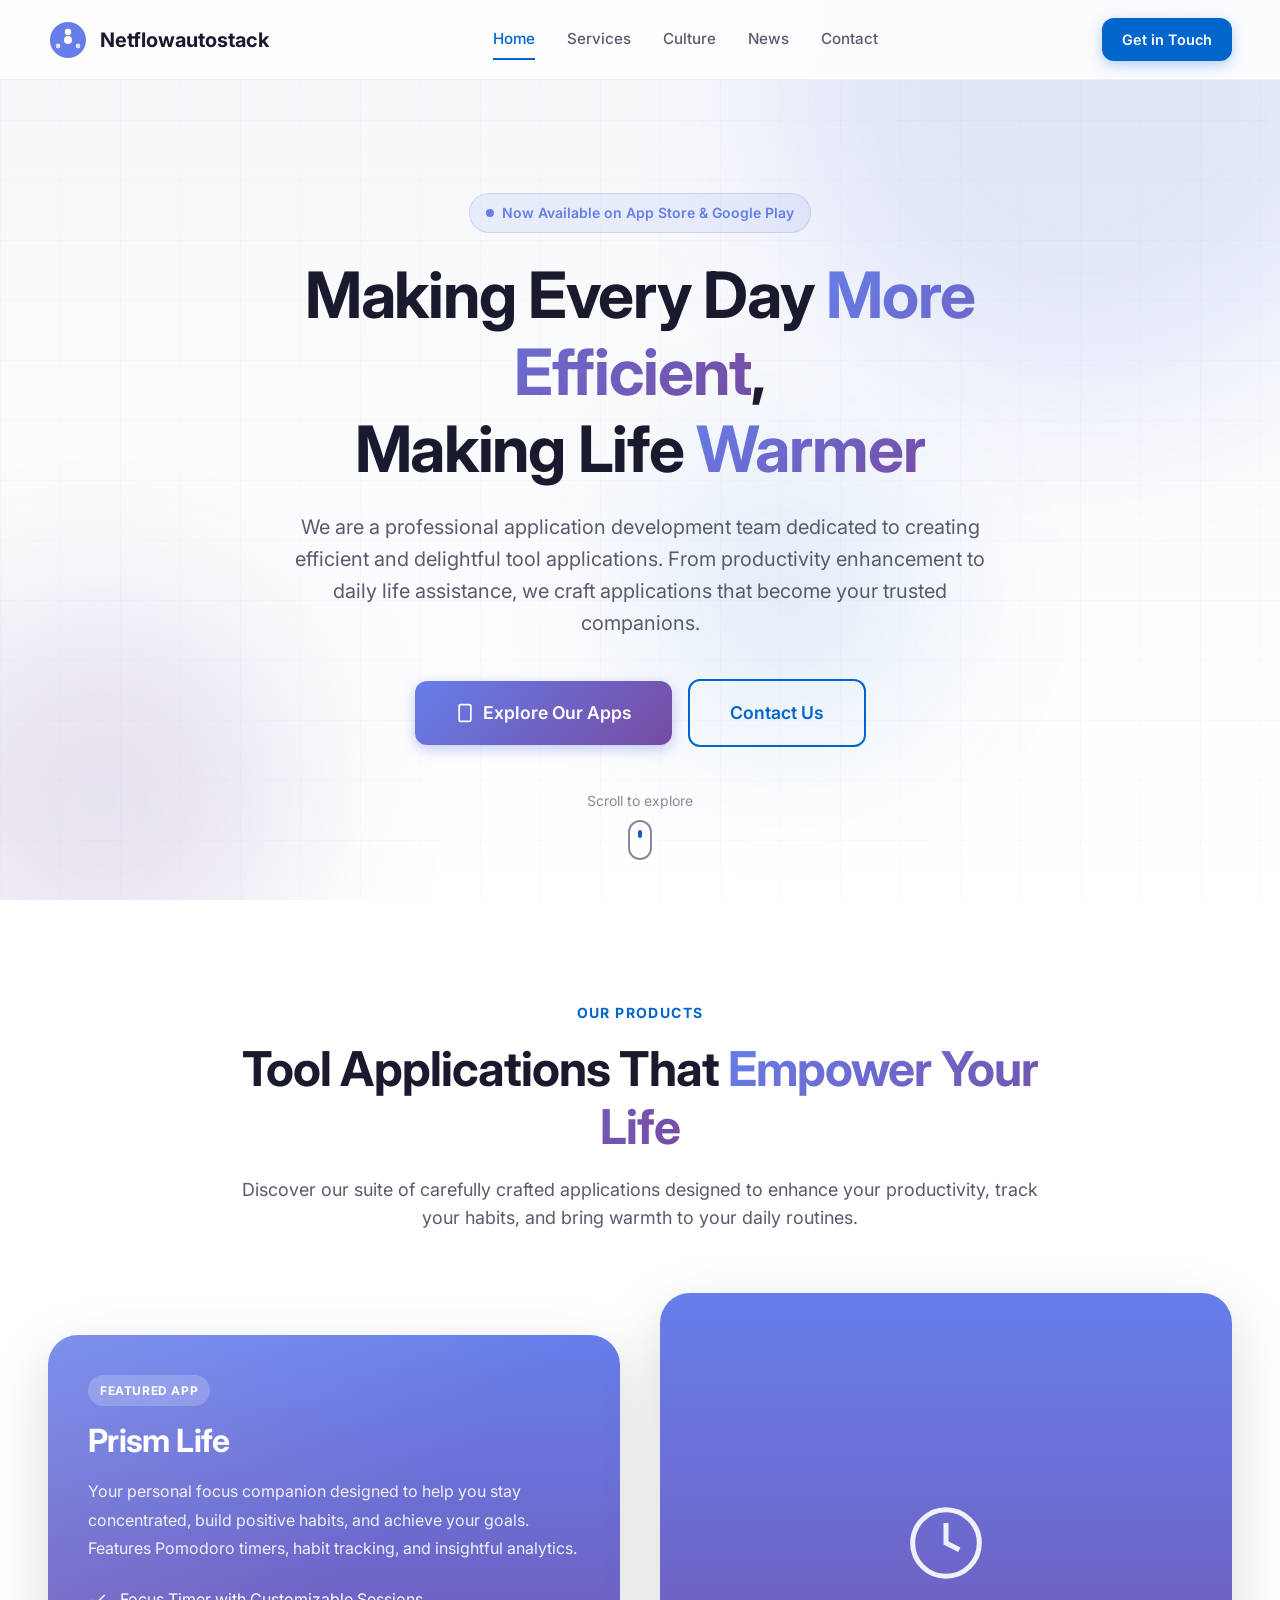
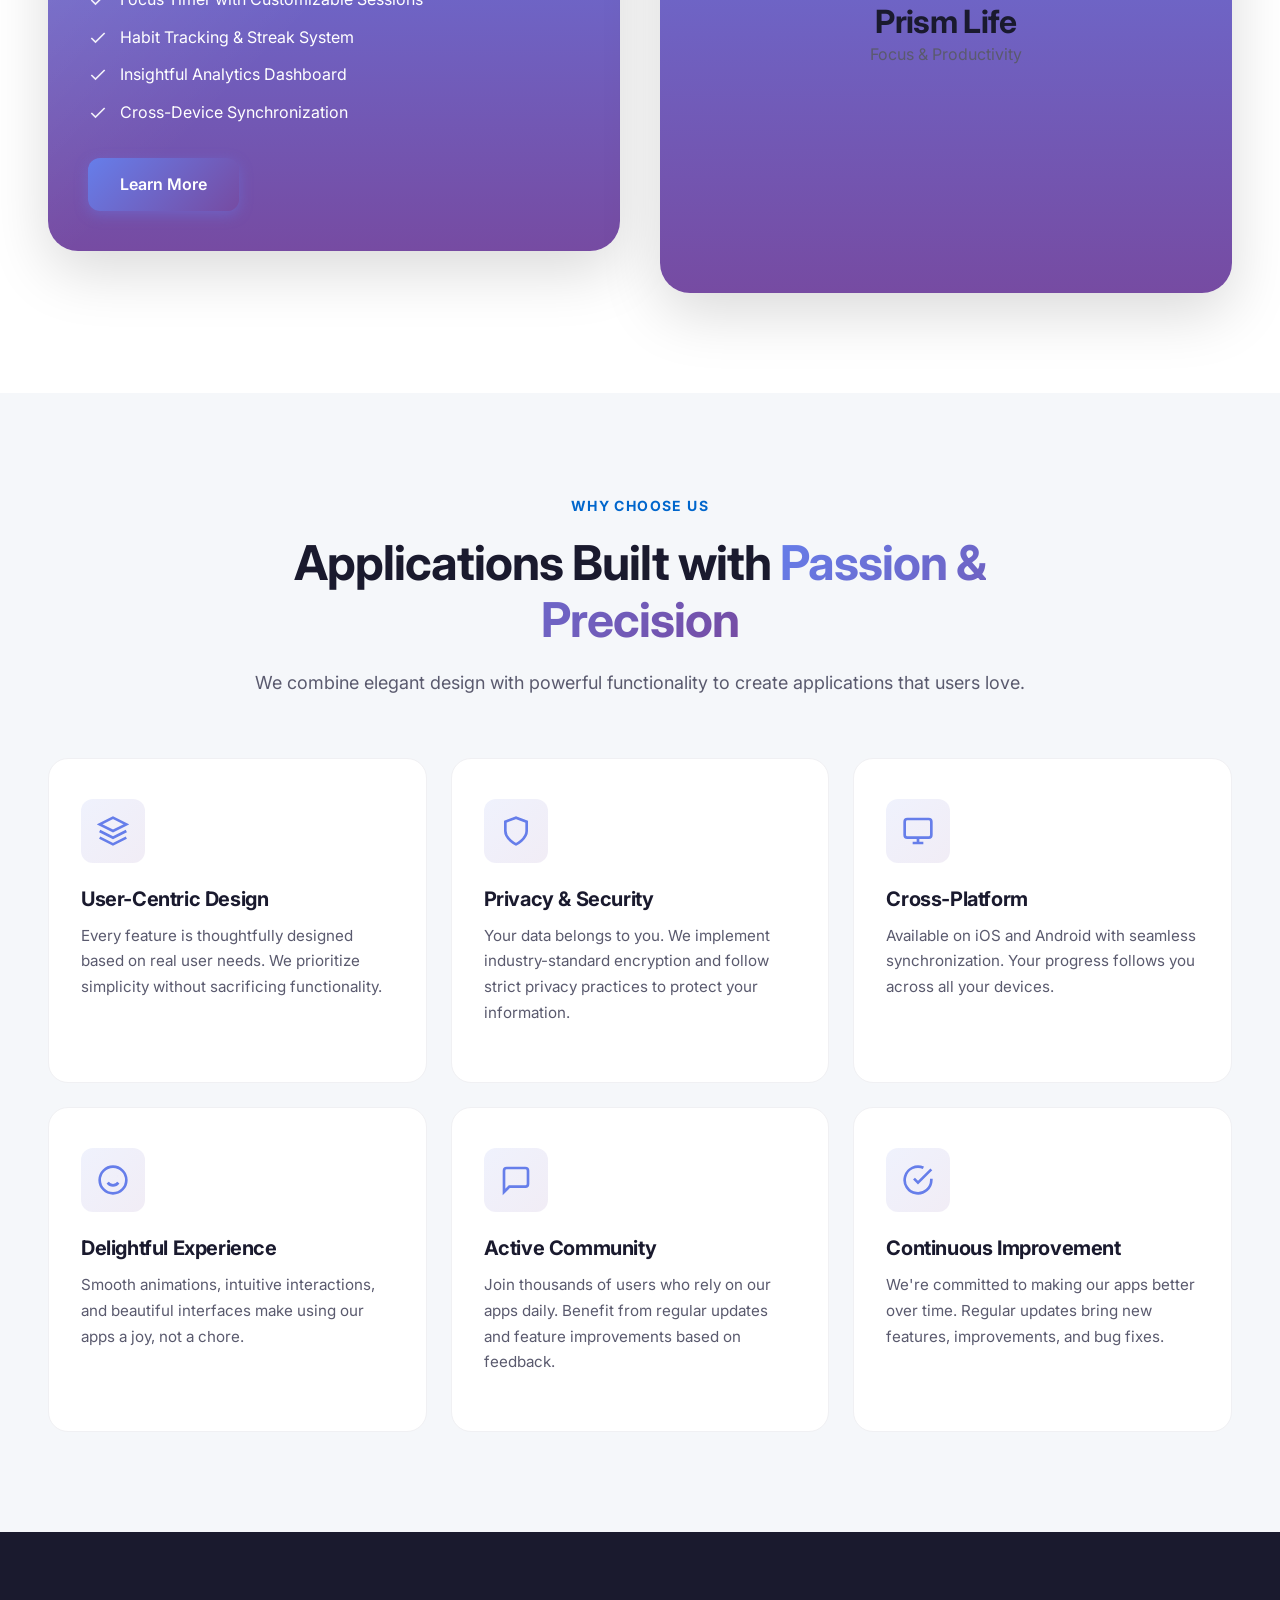
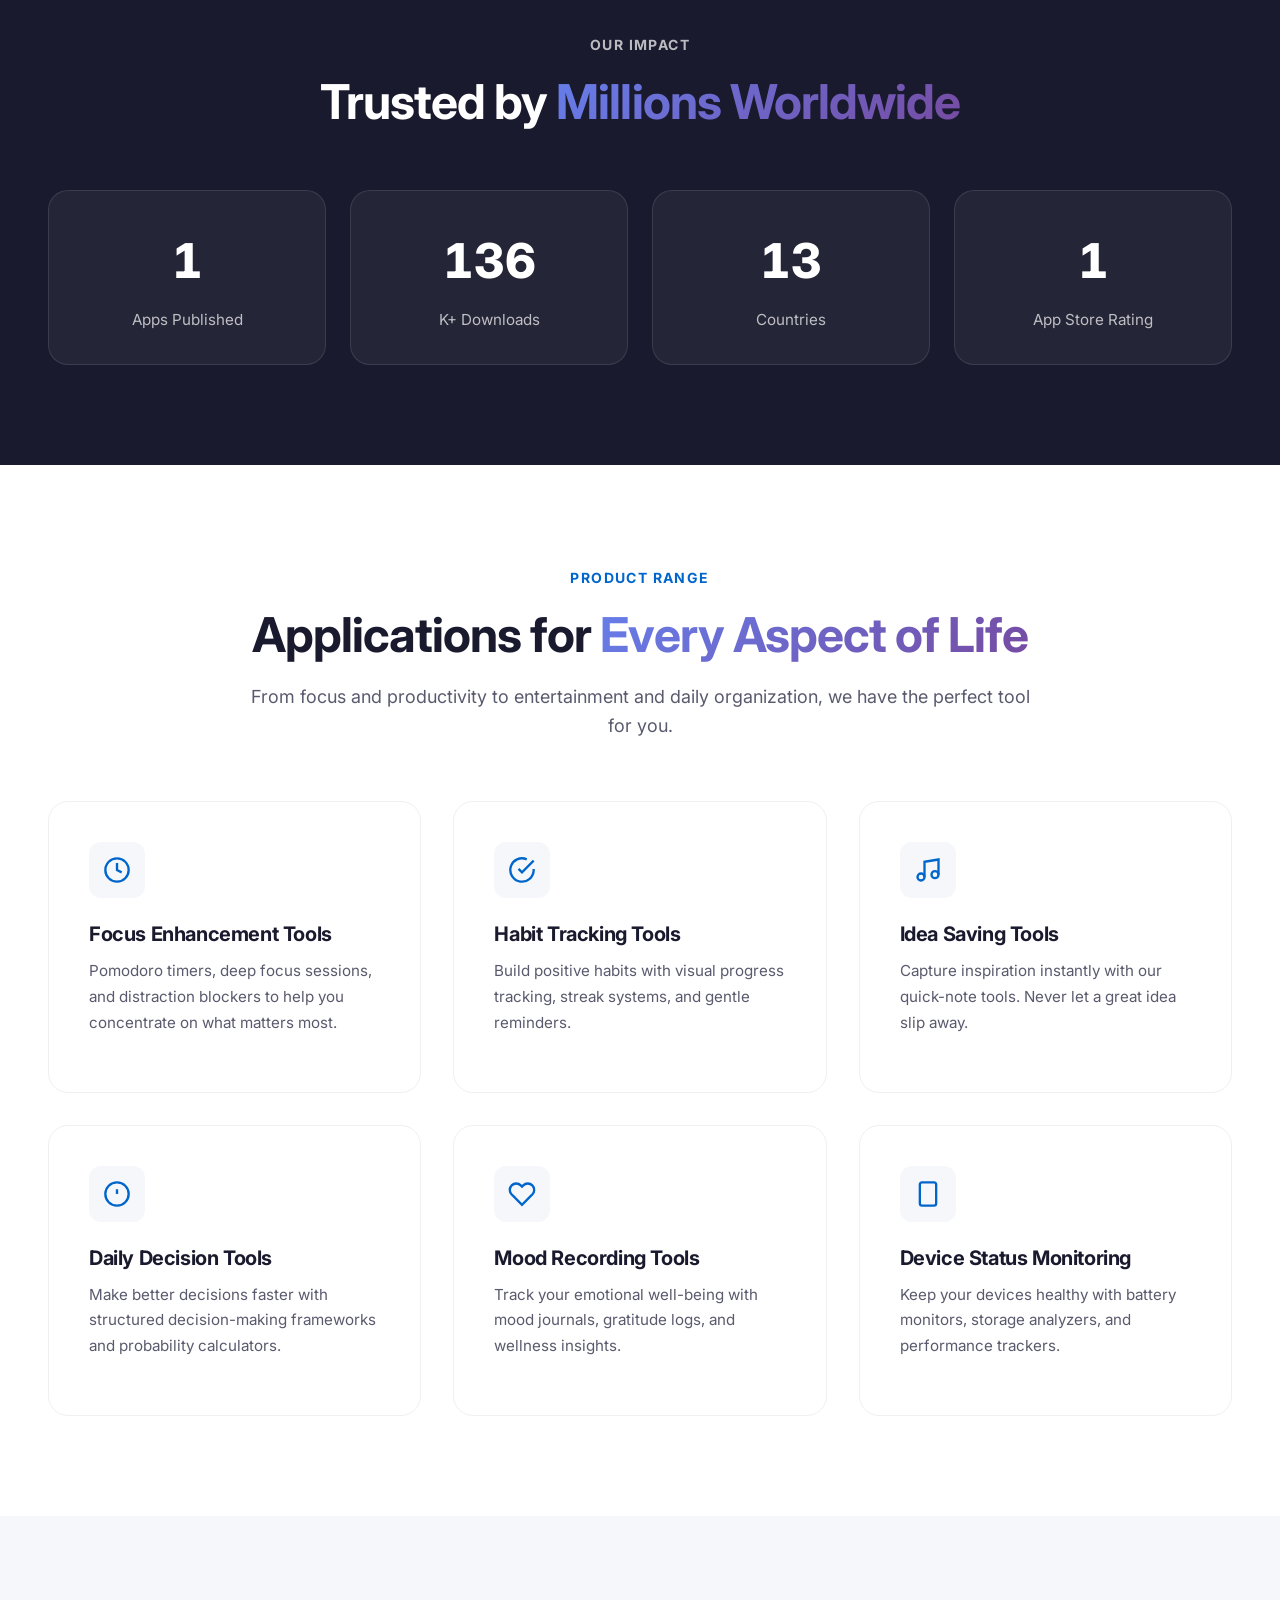
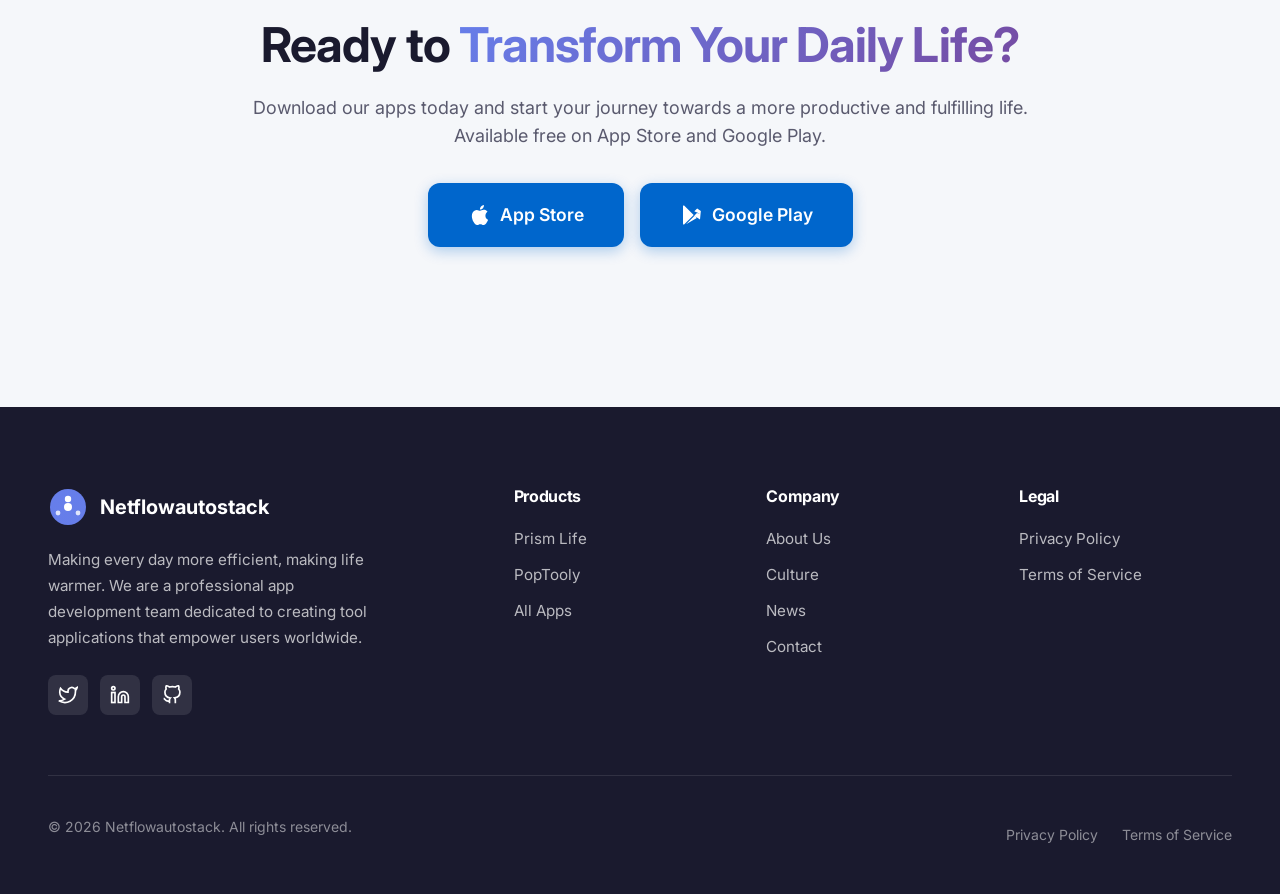
<file: index.html>
<!DOCTYPE html>
<html lang="en">
<head>
    <meta charset="UTF-8">
    <meta name="viewport" content="width=device-width, initial-scale=1.0">
    <meta name="description" content="Netflowautostack - A professional app development team dedicated to creating efficient and delightful tool applications for global users. Specializing in productivity apps, habit trackers, focus tools, and more.">
    <meta name="keywords" content="app development, mobile apps, productivity tools, habit tracker, focus app, iOS apps, Android apps, tool applications">
    <meta name="author" content="Netflowautostack">
    <meta name="robots" content="index, follow">
    <meta name="theme-color" content="#667eea">
    
    <!-- Open Graph -->
    <meta property="og:title" content="Netflowautostack - Making Every Day More Efficient">
    <meta property="og:description" content="A professional app development team dedicated to creating efficient and delightful tool applications for global users.">
    <meta property="og:type" content="website">
    <meta property="og:url" content="https://netflowautostack.com">
    <meta property="og:image" content="https://netflowautostack.com/images/og-image.png">
    
    <!-- Twitter Card -->
    <meta name="twitter:card" content="summary_large_image">
    <meta name="twitter:title" content="Netflowautostack - Making Every Day More Efficient">
    <meta name="twitter:description" content="A professional app development team dedicated to creating efficient and delightful tool applications for global users.">
    
    <!-- Canonical -->
    <link rel="canonical" href="https://netflowautostack.com">
    
    <title>Netflowautostack - Making Every Day More Efficient, Making Life Warmer</title>
    
    <!-- Fonts -->
    <link rel="preconnect" href="https://fonts.googleapis.com">
    <link rel="preconnect" href="https://fonts.gstatic.com" crossorigin>
    <link href="https://fonts.googleapis.com/css2?family=Inter:wght@400;500;600;700;800&display=swap" rel="stylesheet">
    
    <!-- Styles -->
    <link rel="stylesheet" href="css/style.css">
    
    <!-- Favicon -->
    <link rel="icon" type="image/svg+xml" href="data:image/svg+xml,%3Csvg xmlns='http://www.w3.org/2000/svg' viewBox='0 0 100 100'%3E%3Ccircle cx='50' cy='50' r='45' fill='url(%23g)'/%3E%3Cdefs%3E%3ClinearGradient id='g' x1='0%25' y1='0%25' x2='100%25' y2='100%25'%3E%3Cstop offset='0%25' stop-color='%23667eea'/%3E%3Cstop offset='100%25' stop-color='%23764ba2'/%3E%3C/linearGradient%3E%3C/defs%3E%3C/svg%3E">
    
    <!-- Schema.org Structured Data -->
    <script type="application/ld+json">
    {
        "@context": "https://schema.org",
        "@type": "Organization",
        "name": "Netflowautostack",
        "url": "https://netflowautostack.com",
        "logo": "https://netflowautostack.com/images/logo.svg",
        "contactPoint": {
            "@type": "ContactPoint",
            "email": "contact@netflowautostack.com",
            "contactType": "customer service"
        },
        "address": {
            "@type": "PostalAddress",
            "addressLocality": "Hanoi",
            "addressCountry": "Vietnam"
        }
    }
    </script>
</head>
<body>
    <!-- Header -->
    <header class="header" role="banner">
        <div class="container header__inner">
            <a href="index.html" class="header__logo" aria-label="Netflowautostack Home">
                <svg width="40" height="40" viewBox="0 0 100 100" fill="none" xmlns="http://www.w3.org/2000/svg">
                    <circle cx="50" cy="50" r="45" fill="url(#logo-gradient)"/>
                    <circle cx="50" cy="30" r="8" fill="white"/>
                    <circle cx="25" cy="65" r="6" fill="white" opacity="0.8"/>
                    <circle cx="75" cy="65" r="6" fill="white" opacity="0.8"/>
                    <circle cx="50" cy="50" r="10" fill="white"/>
                    <defs>
                        <linearGradient id="logo-gradient" x1="0" y1="0" x2="100" y2="100">
                            <stop offset="0%" stop-color="#667eea"/>
                            <stop offset="100%" stop-color="#764ba2"/>
                        </linearGradient>
                    </defs>
                </svg>
                <span>Netflowautostack</span>
            </a>
            
            <nav class="header__nav" aria-label="Main navigation">
                <a href="index.html" class="header__nav-link active">Home</a>
                <a href="services.html" class="header__nav-link">Services</a>
                <a href="culture.html" class="header__nav-link">Culture</a>
                <a href="news.html" class="header__nav-link">News</a>
                <a href="contact.html" class="header__nav-link">Contact</a>
            </nav>
            
            <a href="contact.html" class="btn btn--primary btn--sm header__cta">Get in Touch</a>
            
            <button class="menu-toggle" aria-label="Toggle menu" aria-expanded="false">
                <span></span>
                <span></span>
                <span></span>
            </button>
        </div>
    </header>
    
    <!-- Mobile Navigation -->
    <nav class="mobile-nav" aria-label="Mobile navigation">
        <div class="mobile-nav__links">
            <a href="index.html" class="mobile-nav__link">Home</a>
            <a href="services.html" class="mobile-nav__link">Services</a>
            <a href="culture.html" class="mobile-nav__link">Culture</a>
            <a href="news.html" class="mobile-nav__link">News</a>
            <a href="contact.html" class="mobile-nav__link">Contact</a>
        </div>
    </nav>
    
    <main>
        <!-- Hero Section -->
        <section class="hero" aria-label="Welcome">
            <div class="hero__background">
                <div class="hero__shape hero__shape--1"></div>
                <div class="hero__shape hero__shape--2"></div>
                <div class="hero__shape hero__shape--3"></div>
                <div class="hero__grid"></div>
            </div>
            
            <div class="container">
                <div class="hero__content">
                    <div class="hero__badge">
                        <span class="hero__badge-dot"></span>
                        Now Available on App Store & Google Play
                    </div>
                    
                    <h1 class="hero__title">
                        Making Every Day <span class="text-gradient">More Efficient</span>,<br>
                        Making Life <span class="text-gradient">Warmer</span>
                    </h1>
                    
                    <p class="hero__subtitle">
                        We are a professional application development team dedicated to creating efficient and delightful tool applications. From productivity enhancement to daily life assistance, we craft applications that become your trusted companions.
                    </p>
                    
                    <div class="hero__actions">
                        <a href="services.html" class="btn btn--gradient btn--lg">
                            <svg width="20" height="20" viewBox="0 0 24 24" fill="none" stroke="currentColor" stroke-width="2">
                                <rect x="5" y="2" width="14" height="20" rx="2" ry="2"/>
                                <line x1="12" y1="18" x2="12.01" y2="18"/>
                            </svg>
                            Explore Our Apps
                        </a>
                        <a href="contact.html" class="btn btn--secondary btn--lg">Contact Us</a>
                    </div>
                </div>
            </div>
            
            <div class="hero__scroll">
                <span>Scroll to explore</span>
                <div class="hero__scroll-icon"></div>
            </div>
        </section>
        
        <!-- Apps Showcase Section -->
        <section class="section" aria-labelledby="apps-title">
            <div class="container">
                <div class="section__header animate-on-scroll">
                    <span class="section__label">Our Products</span>
                    <h2 class="section__title" id="apps-title">Tool Applications That <span class="text-gradient">Empower Your Life</span></h2>
                    <p class="section__desc">Discover our suite of carefully crafted applications designed to enhance your productivity, track your habits, and bring warmth to your daily routines.</p>
                </div>
                
                <div class="apps-showcase">
                    <div class="app-info animate-on-scroll animate-delay-1">
                        <span class="app-info__label">Featured App</span>
                        <h3 class="app-info__title">Prism Life</h3>
                        <p class="app-info__desc">Your personal focus companion designed to help you stay concentrated, build positive habits, and achieve your goals. Features Pomodoro timers, habit tracking, and insightful analytics.</p>
                        
                        <div class="app-info__features">
                            <div class="app-info__feature">
                                <svg viewBox="0 0 24 24" fill="none" stroke="currentColor" stroke-width="2">
                                    <polyline points="20 6 9 17 4 12"/>
                                </svg>
                                <span>Focus Timer with Customizable Sessions</span>
                            </div>
                            <div class="app-info__feature">
                                <svg viewBox="0 0 24 24" fill="none" stroke="currentColor" stroke-width="2">
                                    <polyline points="20 6 9 17 4 12"/>
                                </svg>
                                <span>Habit Tracking & Streak System</span>
                            </div>
                            <div class="app-info__feature">
                                <svg viewBox="0 0 24 24" fill="none" stroke="currentColor" stroke-width="2">
                                    <polyline points="20 6 9 17 4 12"/>
                                </svg>
                                <span>Insightful Analytics Dashboard</span>
                            </div>
                            <div class="app-info__feature">
                                <svg viewBox="0 0 24 24" fill="none" stroke="currentColor" stroke-width="2">
                                    <polyline points="20 6 9 17 4 12"/>
                                </svg>
                                <span>Cross-Device Synchronization</span>
                            </div>
                        </div>
                        
                        <a href="services.html" class="btn btn--gradient">Learn More</a>
                    </div>
                    
                    <div class="app-preview animate-on-scroll animate-delay-2">
                        <div class="app-preview__image">
                            <div class="app-preview__placeholder">
                                <svg viewBox="0 0 24 24" fill="none" stroke="currentColor" stroke-width="1.5">
                                    <circle cx="12" cy="12" r="10"/>
                                    <path d="M12 6v6l4 2"/>
                                </svg>
                                <h3>Prism Life</h3>
                                <p>Focus & Productivity</p>
                            </div>
                        </div>
                    </div>
                </div>
            </div>
        </section>
        
        <!-- Features Section -->
        <section class="section section--gray" aria-labelledby="features-title">
            <div class="container">
                <div class="section__header animate-on-scroll">
                    <span class="section__label">Why Choose Us</span>
                    <h2 class="section__title" id="features-title">Applications Built with <span class="text-gradient">Passion & Precision</span></h2>
                    <p class="section__desc">We combine elegant design with powerful functionality to create applications that users love.</p>
                </div>
                
                <div class="features-grid">
                    <article class="feature-card animate-on-scroll animate-delay-1">
                        <div class="feature-card__icon">
                            <svg viewBox="0 0 24 24" fill="none" stroke="currentColor" stroke-width="2">
                                <path d="M12 2L2 7l10 5 10-5-10-5z"/>
                                <path d="M2 17l10 5 10-5"/>
                                <path d="M2 12l10 5 10-5"/>
                            </svg>
                        </div>
                        <h3 class="feature-card__title">User-Centric Design</h3>
                        <p class="feature-card__desc">Every feature is thoughtfully designed based on real user needs. We prioritize simplicity without sacrificing functionality.</p>
                    </article>
                    
                    <article class="feature-card animate-on-scroll animate-delay-2">
                        <div class="feature-card__icon">
                            <svg viewBox="0 0 24 24" fill="none" stroke="currentColor" stroke-width="2">
                                <path d="M12 22s8-4 8-10V5l-8-3-8 3v7c0 6 8 10 8 10z"/>
                            </svg>
                        </div>
                        <h3 class="feature-card__title">Privacy & Security</h3>
                        <p class="feature-card__desc">Your data belongs to you. We implement industry-standard encryption and follow strict privacy practices to protect your information.</p>
                    </article>
                    
                    <article class="feature-card animate-on-scroll animate-delay-3">
                        <div class="feature-card__icon">
                            <svg viewBox="0 0 24 24" fill="none" stroke="currentColor" stroke-width="2">
                                <rect x="2" y="3" width="20" height="14" rx="2" ry="2"/>
                                <line x1="8" y1="21" x2="16" y2="21"/>
                                <line x1="12" y1="17" x2="12" y2="21"/>
                            </svg>
                        </div>
                        <h3 class="feature-card__title">Cross-Platform</h3>
                        <p class="feature-card__desc">Available on iOS and Android with seamless synchronization. Your progress follows you across all your devices.</p>
                    </article>
                    
                    <article class="feature-card animate-on-scroll animate-delay-4">
                        <div class="feature-card__icon">
                            <svg viewBox="0 0 24 24" fill="none" stroke="currentColor" stroke-width="2">
                                <circle cx="12" cy="12" r="10"/>
                                <path d="M8 14s1.5 2 4 2 4-2 4-2"/>
                                <line x1="9" y1="9" x2="9.01" y2="9"/>
                                <line x1="15" y1="9" x2="15.01" y2="9"/>
                            </svg>
                        </div>
                        <h3 class="feature-card__title">Delightful Experience</h3>
                        <p class="feature-card__desc">Smooth animations, intuitive interactions, and beautiful interfaces make using our apps a joy, not a chore.</p>
                    </article>
                    
                    <article class="feature-card animate-on-scroll animate-delay-5">
                        <div class="feature-card__icon">
                            <svg viewBox="0 0 24 24" fill="none" stroke="currentColor" stroke-width="2">
                                <path d="M21 15a2 2 0 0 1-2 2H7l-4 4V5a2 2 0 0 1 2-2h14a2 2 0 0 1 2 2z"/>
                            </svg>
                        </div>
                        <h3 class="feature-card__title">Active Community</h3>
                        <p class="feature-card__desc">Join thousands of users who rely on our apps daily. Benefit from regular updates and feature improvements based on feedback.</p>
                    </article>
                    
                    <article class="feature-card animate-on-scroll animate-delay-6">
                        <div class="feature-card__icon">
                            <svg viewBox="0 0 24 24" fill="none" stroke="currentColor" stroke-width="2">
                                <path d="M22 11.08V12a10 10 0 1 1-5.93-9.14"/>
                                <polyline points="22 4 12 14.01 9 11.01"/>
                            </svg>
                        </div>
                        <h3 class="feature-card__title">Continuous Improvement</h3>
                        <p class="feature-card__desc">We're committed to making our apps better over time. Regular updates bring new features, improvements, and bug fixes.</p>
                    </article>
                </div>
            </div>
        </section>
        
        <!-- Stats Section -->
        <section class="section section--dark" aria-labelledby="stats-title">
            <div class="container">
                <div class="section__header animate-on-scroll">
                    <span class="section__label" style="color: rgba(255,255,255,0.7);">Our Impact</span>
                    <h2 class="section__title" id="stats-title" style="color: white;">Trusted by <span style="background: linear-gradient(135deg, #667eea, #764ba2); -webkit-background-clip: text; -webkit-text-fill-color: transparent;">Millions Worldwide</span></h2>
                </div>
                
                <div class="stats-grid">
                    <div class="stat-item animate-on-scroll animate-delay-1">
                        <div class="stat-item__value" data-counter="5">0</div>
                        <div class="stat-item__label">Apps Published</div>
                    </div>
                    <div class="stat-item animate-on-scroll animate-delay-2">
                        <div class="stat-item__value" data-counter="500">0</div>
                        <div class="stat-item__label">K+ Downloads</div>
                    </div>
                    <div class="stat-item animate-on-scroll animate-delay-3">
                        <div class="stat-item__value" data-counter="50">0</div>
                        <div class="stat-item__label">Countries</div>
                    </div>
                    <div class="stat-item animate-on-scroll animate-delay-4">
                        <div class="stat-item__value" data-counter="4">0</div>
                        <div class="stat-item__label">App Store Rating</div>
                    </div>
                </div>
            </div>
        </section>
        
        <!-- App Categories Section -->
        <section class="section" aria-labelledby="categories-title">
            <div class="container">
                <div class="section__header animate-on-scroll">
                    <span class="section__label">Product Range</span>
                    <h2 class="section__title" id="categories-title">Applications for <span class="text-gradient">Every Aspect of Life</span></h2>
                    <p class="section__desc">From focus and productivity to entertainment and daily organization, we have the perfect tool for you.</p>
                </div>
                
                <div class="services-list">
                    <article class="service-card animate-on-scroll animate-delay-1">
                        <div class="service-card__icon">
                            <svg viewBox="0 0 24 24" fill="none" stroke="currentColor" stroke-width="2">
                                <circle cx="12" cy="12" r="10"/>
                                <path d="M12 6v6l4 2"/>
                            </svg>
                        </div>
                        <h3 class="service-card__title">Focus Enhancement Tools</h3>
                        <p class="service-card__desc">Pomodoro timers, deep focus sessions, and distraction blockers to help you concentrate on what matters most.</p>
                    </article>
                    
                    <article class="service-card animate-on-scroll animate-delay-2">
                        <div class="service-card__icon">
                            <svg viewBox="0 0 24 24" fill="none" stroke="currentColor" stroke-width="2">
                                <path d="M22 11.08V12a10 10 0 1 1-5.93-9.14"/>
                                <polyline points="22 4 12 14.01 9 11.01"/>
                            </svg>
                        </div>
                        <h3 class="service-card__title">Habit Tracking Tools</h3>
                        <p class="service-card__desc">Build positive habits with visual progress tracking, streak systems, and gentle reminders.</p>
                    </article>
                    
                    <article class="service-card animate-on-scroll animate-delay-3">
                        <div class="service-card__icon">
                            <svg viewBox="0 0 24 24" fill="none" stroke="currentColor" stroke-width="2">
                                <path d="M9 18V5l12-2v13"/>
                                <circle cx="6" cy="18" r="3"/>
                                <circle cx="18" cy="16" r="3"/>
                            </svg>
                        </div>
                        <h3 class="service-card__title">Idea Saving Tools</h3>
                        <p class="service-card__desc">Capture inspiration instantly with our quick-note tools. Never let a great idea slip away.</p>
                    </article>
                    
                    <article class="service-card animate-on-scroll animate-delay-4">
                        <div class="service-card__icon">
                            <svg viewBox="0 0 24 24" fill="none" stroke="currentColor" stroke-width="2">
                                <circle cx="12" cy="12" r="10"/>
                                <line x1="12" y1="8" x2="12" y2="12"/>
                                <line x1="12" y1="16" x2="12.01" y2="16"/>
                            </svg>
                        </div>
                        <h3 class="service-card__title">Daily Decision Tools</h3>
                        <p class="service-card__desc">Make better decisions faster with structured decision-making frameworks and probability calculators.</p>
                    </article>
                    
                    <article class="service-card animate-on-scroll animate-delay-5">
                        <div class="service-card__icon">
                            <svg viewBox="0 0 24 24" fill="none" stroke="currentColor" stroke-width="2">
                                <path d="M20.84 4.61a5.5 5.5 0 0 0-7.78 0L12 5.67l-1.06-1.06a5.5 5.5 0 0 0-7.78 7.78l1.06 1.06L12 21.23l7.78-7.78 1.06-1.06a5.5 5.5 0 0 0 0-7.78z"/>
                            </svg>
                        </div>
                        <h3 class="service-card__title">Mood Recording Tools</h3>
                        <p class="service-card__desc">Track your emotional well-being with mood journals, gratitude logs, and wellness insights.</p>
                    </article>
                    
                    <article class="service-card animate-on-scroll animate-delay-6">
                        <div class="service-card__icon">
                            <svg viewBox="0 0 24 24" fill="none" stroke="currentColor" stroke-width="2">
                                <rect x="5" y="2" width="14" height="20" rx="2" ry="2"/>
                                <line x1="12" y1="18" x2="12.01" y2="18"/>
                            </svg>
                        </div>
                        <h3 class="service-card__title">Device Status Monitoring</h3>
                        <p class="service-card__desc">Keep your devices healthy with battery monitors, storage analyzers, and performance trackers.</p>
                    </article>
                </div>
            </div>
        </section>
        
        <!-- CTA Section -->
        <section class="section section--gray" aria-labelledby="cta-title">
            <div class="container">
                <div class="section__header animate-on-scroll">
                    <h2 class="section__title" id="cta-title">Ready to <span class="text-gradient">Transform Your Daily Life?</span></h2>
                    <p class="section__desc">Download our apps today and start your journey towards a more productive and fulfilling life. Available free on App Store and Google Play.</p>
                    <div style="margin-top: 32px; display: flex; gap: 16px; justify-content: center; flex-wrap: wrap;">
                        <a href="#" class="btn btn--primary btn--lg" aria-label="Download on App Store">
                            <svg width="24" height="24" viewBox="0 0 24 24" fill="currentColor">
                                <path d="M18.71 19.5c-.83 1.24-1.71 2.45-3.05 2.47-1.34.03-1.77-.79-3.29-.79-1.53 0-2 .77-3.27.82-1.31.05-2.3-1.32-3.14-2.53C4.25 17 2.94 12.45 4.7 9.39c.87-1.52 2.43-2.48 4.12-2.51 1.28-.02 2.5.87 3.29.87.78 0 2.26-1.07 3.81-.91.65.03 2.47.26 3.64 1.98-.09.06-2.17 1.28-2.15 3.81.03 3.02 2.65 4.03 2.68 4.04-.03.07-.42 1.44-1.38 2.83M13 3.5c.73-.83 1.94-1.46 2.94-1.5.13 1.17-.34 2.35-1.04 3.19-.69.85-1.83 1.51-2.95 1.42-.15-1.15.41-2.35 1.05-3.11z"/>
                            </svg>
                            App Store
                        </a>
                        <a href="#" class="btn btn--primary btn--lg" aria-label="Get it on Google Play">
                            <svg width="24" height="24" viewBox="0 0 24 24" fill="currentColor">
                                <path d="M3,20.5V3.5C3,2.91 3.34,2.39 3.84,2.15L13.69,12L3.84,21.85C3.34,21.6 3,21.09 3,20.5M16.81,15.12L6.05,21.34L14.54,12.85L16.81,15.12M20,16.42L14.28,12.75L16.94,10.09L20,10.77L14.28,8.34L17.18,5.44L20.83,7.99L20,16.42Z"/>
                            </svg>
                            Google Play
                        </a>
                    </div>
                </div>
            </div>
        </section>
    </main>
    
    <!-- Footer -->
    <footer class="footer" role="contentinfo">
        <div class="container">
            <div class="footer__top">
                <div class="footer__brand">
                    <div class="footer__logo">
                        <svg width="40" height="40" viewBox="0 0 100 100" fill="none" xmlns="http://www.w3.org/2000/svg">
                            <circle cx="50" cy="50" r="45" fill="url(#footer-gradient)"/>
                            <circle cx="50" cy="30" r="8" fill="white"/>
                            <circle cx="25" cy="65" r="6" fill="white" opacity="0.8"/>
                            <circle cx="75" cy="65" r="6" fill="white" opacity="0.8"/>
                            <circle cx="50" cy="50" r="10" fill="white"/>
                            <defs>
                                <linearGradient id="footer-gradient" x1="0" y1="0" x2="100" y2="100">
                                    <stop offset="0%" stop-color="#667eea"/>
                                    <stop offset="100%" stop-color="#764ba2"/>
                                </linearGradient>
                            </defs>
                        </svg>
                        <span>Netflowautostack</span>
                    </div>
                    <p class="footer__desc">Making every day more efficient, making life warmer. We are a professional app development team dedicated to creating tool applications that empower users worldwide.</p>
                    <div class="footer__social">
                        <a href="#" class="footer__social-link" aria-label="Twitter">
                            <svg viewBox="0 0 24 24" fill="none" stroke="currentColor" stroke-width="2">
                                <path d="M23 3a10.9 10.9 0 0 1-3.14 1.53 4.48 4.48 0 0 0-7.86 3v1A10.66 10.66 0 0 1 3 4s-4 9 5 13a11.64 11.64 0 0 1-7 2c9 5 20 0 20-11.5a4.5 4.5 0 0 0-.08-.83A7.72 7.72 0 0 0 23 3z"/>
                            </svg>
                        </a>
                        <a href="#" class="footer__social-link" aria-label="LinkedIn">
                            <svg viewBox="0 0 24 24" fill="none" stroke="currentColor" stroke-width="2">
                                <path d="M16 8a6 6 0 0 1 6 6v7h-4v-7a2 2 0 0 0-2-2 2 2 0 0 0-2 2v7h-4v-7a6 6 0 0 1 6-6z"/>
                                <rect x="2" y="9" width="4" height="12"/>
                                <circle cx="4" cy="4" r="2"/>
                            </svg>
                        </a>
                        <a href="#" class="footer__social-link" aria-label="GitHub">
                            <svg viewBox="0 0 24 24" fill="none" stroke="currentColor" stroke-width="2">
                                <path d="M9 19c-5 1.5-5-2.5-7-3m14 6v-3.87a3.37 3.37 0 0 0-.94-2.61c3.14-.35 6.44-1.54 6.44-7A5.44 5.44 0 0 0 20 4.77 5.07 5.07 0 0 0 19.91 1S18.73.65 16 2.48a13.38 13.38 0 0 0-7 0C6.27.65 5.09 1 5.09 1A5.07 5.07 0 0 0 5 4.77a5.44 5.44 0 0 0-1.5 3.78c0 5.42 3.3 6.61 6.44 7A3.37 3.37 0 0 0 9 18.13V22"/>
                            </svg>
                        </a>
                    </div>
                </div>
                
                <div class="footer__column">
                    <h4>Products</h4>
                    <nav class="footer__links" aria-label="Products">
                        <a href="services.html" class="footer__link">Prism Life</a>
                        <a href="services.html" class="footer__link">PopTooly</a>
                        <a href="services.html" class="footer__link">All Apps</a>
                    </nav>
                </div>
                
                <div class="footer__column">
                    <h4>Company</h4>
                    <nav class="footer__links" aria-label="Company">
                        <a href="about.html" class="footer__link">About Us</a>
                        <a href="culture.html" class="footer__link">Culture</a>
                        <a href="news.html" class="footer__link">News</a>
                        <a href="contact.html" class="footer__link">Contact</a>
                    </nav>
                </div>
                
                <div class="footer__column">
                    <h4>Legal</h4>
                    <nav class="footer__links" aria-label="Legal">
                        <a href="privacy.html" class="footer__link">Privacy Policy</a>
                        <a href="terms.html" class="footer__link">Terms of Service</a>
                    </nav>
                </div>
            </div>
            
            <div class="footer__bottom">
                <p class="footer__copyright">© 2026 Netflowautostack. All rights reserved.</p>
                <nav class="footer__legal" aria-label="Legal links">
                    <a href="privacy.html" class="footer__legal-link">Privacy Policy</a>
                    <a href="terms.html" class="footer__legal-link">Terms of Service</a>
                </nav>
            </div>
        </div>
    </footer>
    
    <!-- Scripts -->
    <script src="js/main.js"></script>
</body>
</html>
</file>
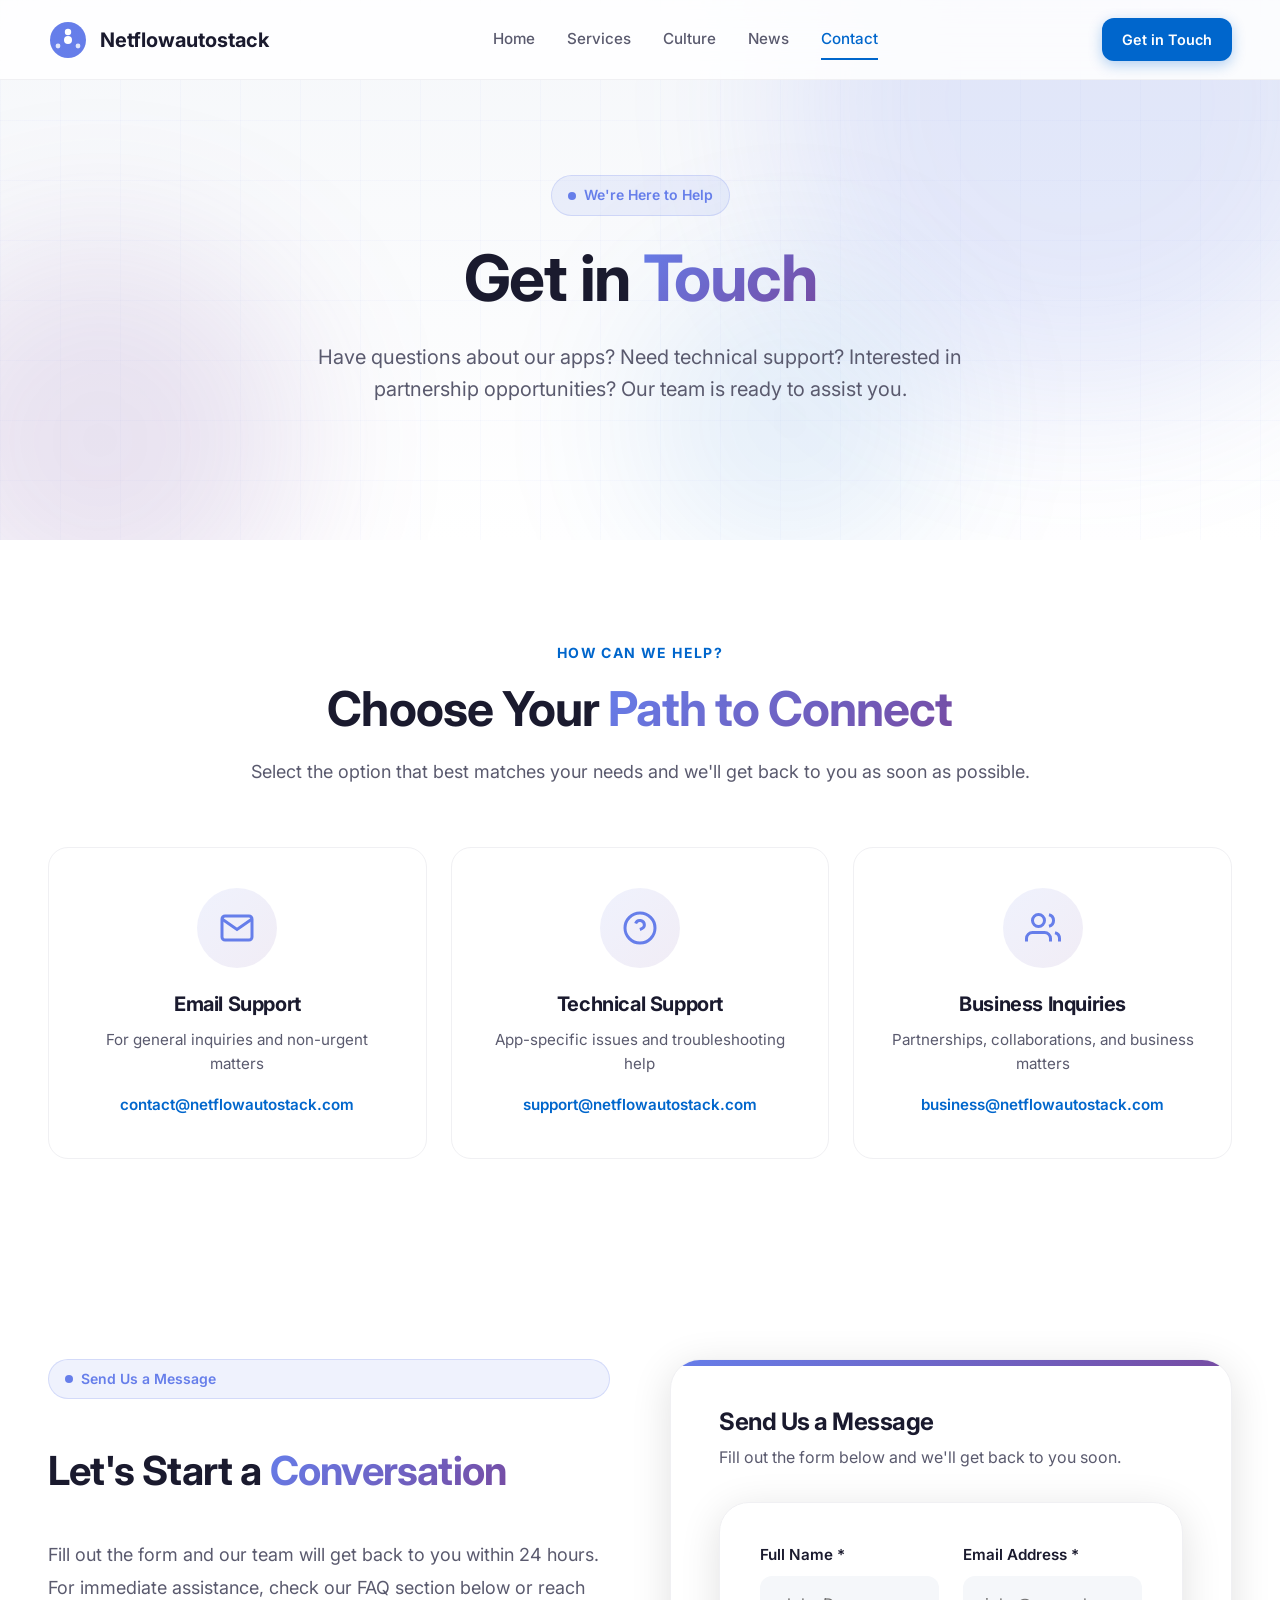
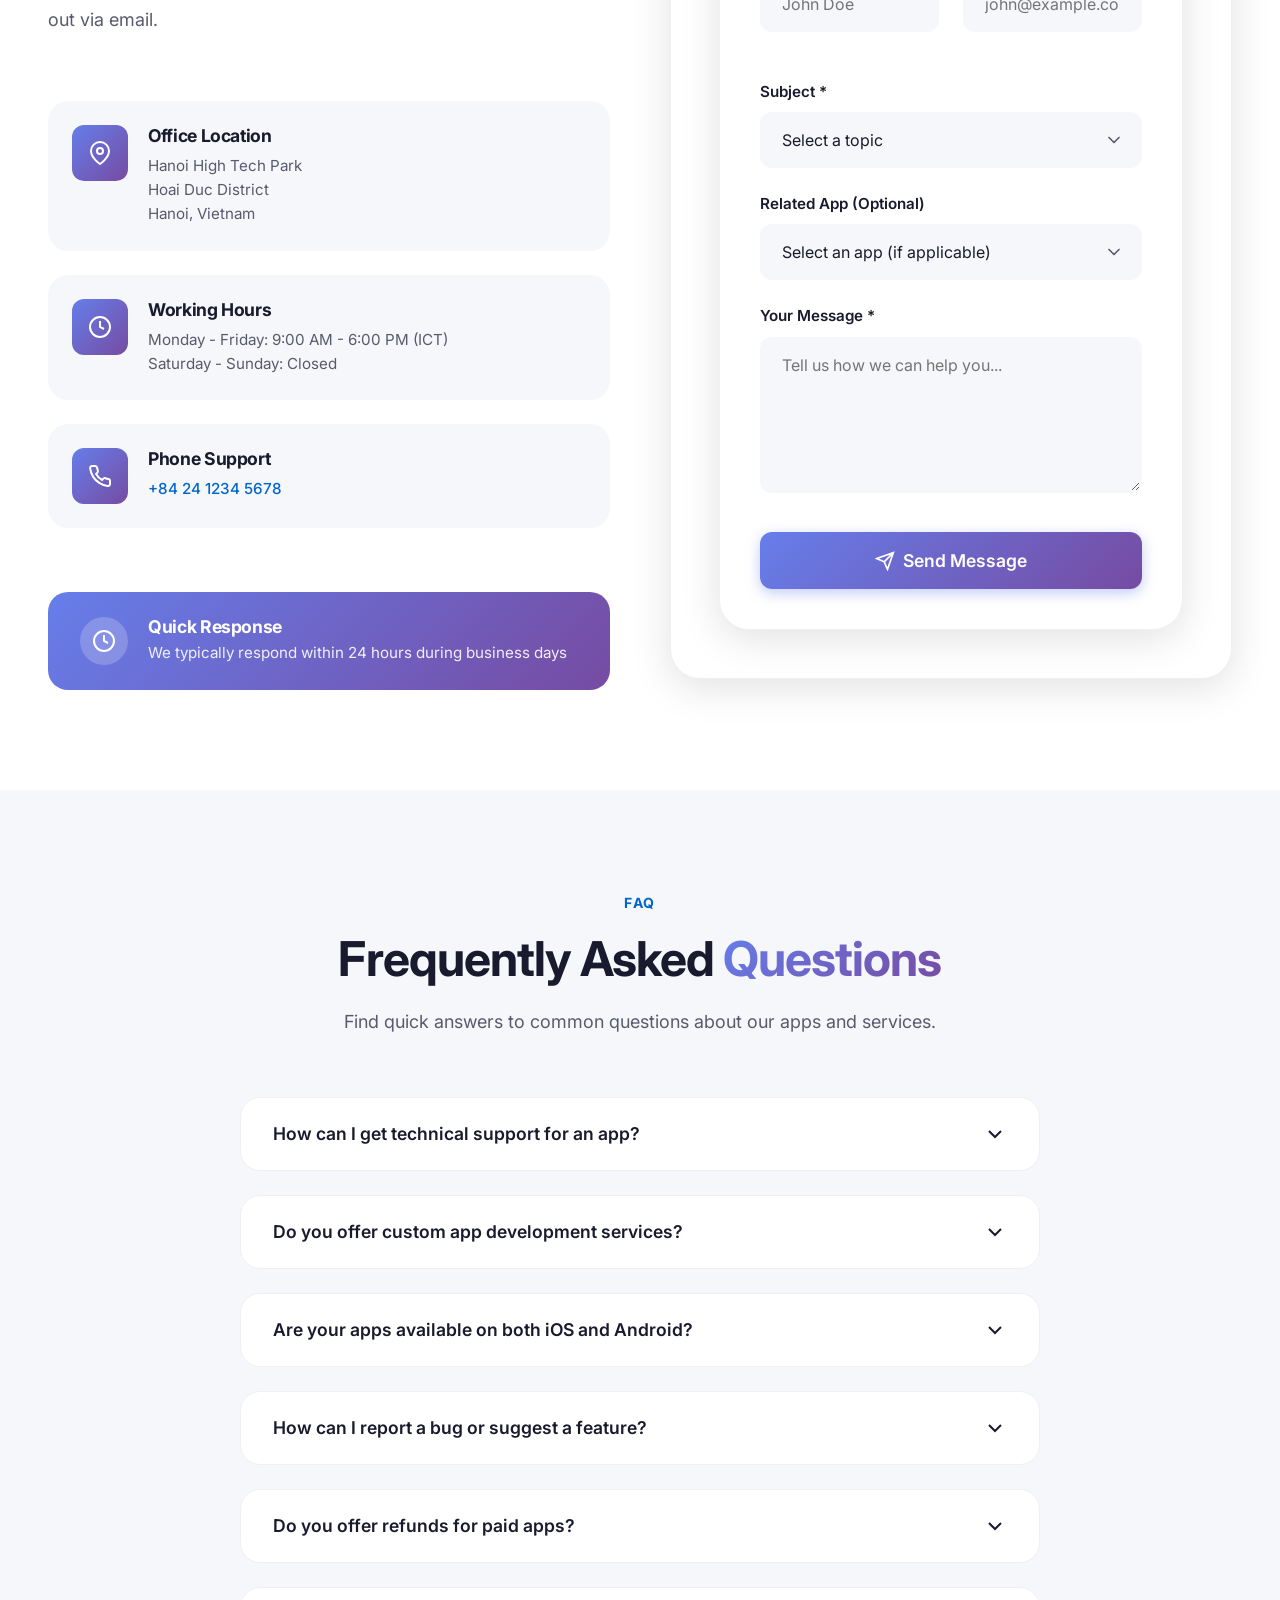
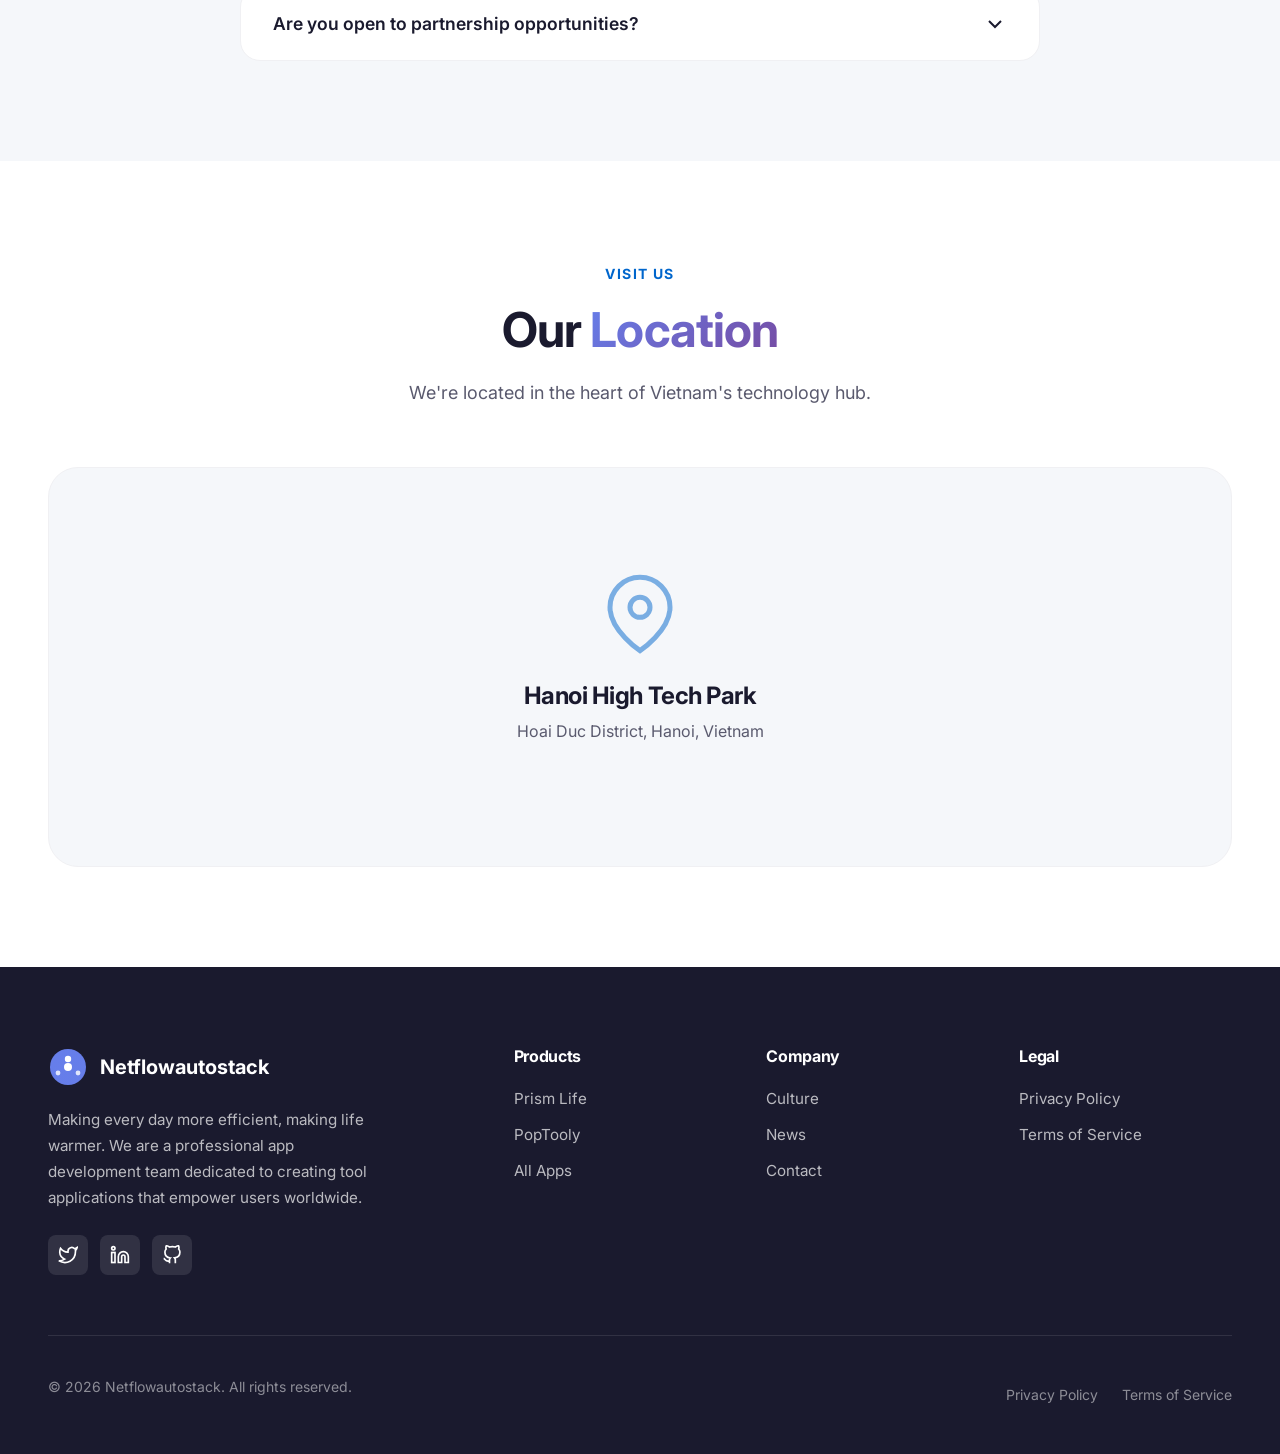
<file: contact.html>
<!DOCTYPE html>
<html lang="en">
<head>
    <meta charset="UTF-8">
    <meta name="viewport" content="width=device-width, initial-scale=1.0">
    <meta name="description" content="Contact Netflowautostack - Get in touch with our team for support, business inquiries, or partnership opportunities.">
    <meta name="robots" content="index, follow">
    <link rel="canonical" href="https://netflowautostack.com/contact">
    <title>Contact Us - Netflowautostack | Get in Touch</title>
    <link rel="preconnect" href="https://fonts.googleapis.com">
    <link rel="preconnect" href="https://fonts.gstatic.com" crossorigin>
    <link href="https://fonts.googleapis.com/css2?family=Inter:wght@400;500;600;700;800&display=swap" rel="stylesheet">
    <link rel="stylesheet" href="css/style.css">
    <style>
        /* Contact Page Specific Styles */
        .contact-hero {
            min-height: 60vh;
            padding: 160px 0 80px;
        }

        .contact-cards {
            display: grid;
            grid-template-columns: 1fr;
            gap: 24px;
            margin-top: 60px;
        }

        @media (min-width: 768px) {
            .contact-cards {
                grid-template-columns: repeat(3, 1fr);
            }
        }

        .contact-card {
            background: var(--primary-bg);
            border-radius: var(--radius-lg);
            padding: 40px 32px;
            text-align: center;
            border: 1px solid var(--border-light);
            transition: all var(--transition-base);
            position: relative;
            overflow: hidden;
        }

        .contact-card::before {
            content: '';
            position: absolute;
            top: 0;
            left: 0;
            right: 0;
            height: 4px;
            background: var(--accent-gradient);
            transform: scaleX(0);
            transition: transform var(--transition-base);
        }

        .contact-card:hover {
            transform: translateY(-8px);
            box-shadow: var(--shadow-lg);
            border-color: transparent;
        }

        .contact-card:hover::before {
            transform: scaleX(1);
        }

        .contact-card__icon {
            width: 80px;
            height: 80px;
            margin: 0 auto 24px;
            background: linear-gradient(135deg, rgba(102, 126, 234, 0.1) 0%, rgba(118, 75, 162, 0.1) 100%);
            border-radius: 50%;
            display: flex;
            align-items: center;
            justify-content: center;
            transition: all var(--transition-bounce);
        }

        .contact-card:hover .contact-card__icon {
            background: var(--accent-gradient);
            transform: scale(1.1);
        }

        .contact-card__icon svg {
            width: 36px;
            height: 36px;
            color: #667eea;
            transition: color var(--transition-fast);
        }

        .contact-card:hover .contact-card__icon svg {
            color: white;
        }

        .contact-card__title {
            font-size: 1.25rem;
            margin-bottom: 12px;
        }

        .contact-card__desc {
            color: var(--text-secondary);
            font-size: 0.95rem;
            margin-bottom: 16px;
        }

        .contact-card__link {
            color: var(--accent-blue);
            font-weight: 600;
            font-size: 0.95rem;
            transition: color var(--transition-fast);
        }

        .contact-card__link:hover {
            color: var(--accent-blue-light);
        }

        /* Contact Form Section */
        .contact-form-section {
            padding: 100px 0;
        }

        .contact-grid {
            display: grid;
            grid-template-columns: 1fr;
            gap: 60px;
        }

        @media (min-width: 1024px) {
            .contact-grid {
                grid-template-columns: 1fr 1fr;
                align-items: start;
            }
        }

        .contact-info {
            position: relative;
        }

        .contact-info__badge {
            display: inline-flex;
            align-items: center;
            gap: 8px;
            padding: 8px 16px;
            background: rgba(102, 126, 234, 0.1);
            border: 1px solid rgba(102, 126, 234, 0.2);
            border-radius: 100px;
            font-size: 0.875rem;
            font-weight: 600;
            color: #667eea;
            margin-bottom: 24px;
        }

        .contact-info h2 {
            font-size: clamp(2rem, 4vw, 2.5rem);
            margin-bottom: 20px;
        }

        .contact-info > p {
            font-size: 1.125rem;
            color: var(--text-secondary);
            margin-bottom: 40px;
            line-height: 1.8;
        }

        .contact-methods {
            display: flex;
            flex-direction: column;
            gap: 24px;
        }

        .contact-method {
            display: flex;
            align-items: flex-start;
            gap: 20px;
            padding: 24px;
            background: var(--secondary-bg);
            border-radius: var(--radius-lg);
            transition: all var(--transition-base);
        }

        .contact-method:hover {
            background: var(--primary-bg);
            box-shadow: var(--shadow-md);
            transform: translateX(8px);
        }

        .contact-method__icon {
            width: 56px;
            height: 56px;
            flex-shrink: 0;
            background: var(--accent-gradient);
            border-radius: var(--radius-md);
            display: flex;
            align-items: center;
            justify-content: center;
        }

        .contact-method__icon svg {
            width: 24px;
            height: 24px;
            color: white;
        }

        .contact-method__content h4 {
            font-size: 1.1rem;
            margin-bottom: 8px;
        }

        .contact-method__content p {
            color: var(--text-secondary);
            font-size: 0.95rem;
            margin-bottom: 0;
        }

        .contact-method__content a {
            color: var(--accent-blue);
            font-weight: 500;
            transition: color var(--transition-fast);
        }

        .contact-method__content a:hover {
            color: var(--accent-blue-light);
        }

        /* Form Styles */
        .contact-form-wrapper {
            background: var(--primary-bg);
            border-radius: var(--radius-xl);
            padding: 48px;
            box-shadow: var(--shadow-lg);
            border: 1px solid var(--border-light);
            position: relative;
            overflow: hidden;
        }

        .contact-form-wrapper::before {
            content: '';
            position: absolute;
            top: 0;
            left: 0;
            right: 0;
            height: 6px;
            background: var(--accent-gradient);
        }

        .contact-form-wrapper h3 {
            font-size: 1.5rem;
            margin-bottom: 8px;
        }

        .contact-form-wrapper > p {
            color: var(--text-secondary);
            margin-bottom: 32px;
        }

        .form-row {
            display: grid;
            grid-template-columns: 1fr;
            gap: 24px;
            margin-bottom: 24px;
        }

        @media (min-width: 640px) {
            .form-row {
                grid-template-columns: repeat(2, 1fr);
            }
        }

        .form-group {
            margin-bottom: 24px;
        }

        .form-group label {
            display: block;
            font-size: 0.95rem;
            font-weight: 600;
            color: var(--text-primary);
            margin-bottom: 8px;
        }

        .form-group input,
        .form-group select,
        .form-group textarea {
            width: 100%;
            padding: 16px 20px;
            font-size: 1rem;
            font-family: inherit;
            color: var(--text-primary);
            background: var(--secondary-bg);
            border: 2px solid transparent;
            border-radius: var(--radius-md);
            transition: all var(--transition-fast);
        }

        .form-group input:focus,
        .form-group select:focus,
        .form-group textarea:focus {
            outline: none;
            border-color: var(--accent-blue);
            background: var(--primary-bg);
            box-shadow: 0 0 0 4px rgba(102, 126, 234, 0.1);
        }

        .form-group textarea {
            resize: vertical;
            min-height: 150px;
        }

        .form-group select {
            cursor: pointer;
            appearance: none;
            background-image: url("data:image/svg+xml,%3Csvg xmlns='http://www.w3.org/2000/svg' width='24' height='24' viewBox='0 0 24 24' fill='none' stroke='%235A5A6E' stroke-width='2' stroke-linecap='round' stroke-linejoin='round'%3E%3Cpolyline points='6 9 12 15 18 9'%3E%3C/polyline%3E%3C/svg%3E");
            background-repeat: no-repeat;
            background-position: right 16px center;
            background-size: 20px;
            padding-right: 48px;
        }

        .contact-form .btn {
            width: 100%;
            margin-top: 8px;
        }

        /* FAQ Section */
        .faq-section {
            padding: 100px 0;
            background: var(--secondary-bg);
        }

        .faq-grid {
            display: grid;
            grid-template-columns: 1fr;
            gap: 24px;
            max-width: 800px;
            margin: 0 auto;
        }

        .faq-item {
            background: var(--primary-bg);
            border-radius: var(--radius-lg);
            border: 1px solid var(--border-light);
            overflow: hidden;
            transition: all var(--transition-base);
        }

        .faq-item:hover {
            box-shadow: var(--shadow-md);
        }

        .faq-item.active {
            border-color: var(--accent-blue);
        }

        .faq-question {
            width: 100%;
            padding: 24px 32px;
            display: flex;
            align-items: center;
            justify-content: space-between;
            gap: 16px;
            font-size: 1.1rem;
            font-weight: 600;
            color: var(--text-primary);
            text-align: left;
            background: transparent;
            border: none;
            cursor: pointer;
            transition: all var(--transition-fast);
        }

        .faq-question:hover {
            color: var(--accent-blue);
        }

        .faq-question svg {
            width: 24px;
            height: 24px;
            flex-shrink: 0;
            transition: transform var(--transition-base);
        }

        .faq-item.active .faq-question svg {
            transform: rotate(180deg);
        }

        .faq-answer {
            max-height: 0;
            overflow: hidden;
            transition: max-height var(--transition-base);
        }

        .faq-answer__content {
            padding: 0 32px 24px;
            color: var(--text-secondary);
            line-height: 1.8;
        }

        .faq-item.active .faq-answer {
            max-height: 300px;
        }

        /* Response Time Banner */
        .response-banner {
            background: var(--accent-gradient);
            padding: 24px 32px;
            border-radius: var(--radius-lg);
            display: flex;
            align-items: center;
            gap: 20px;
            margin-top: 40px;
            color: white;
        }

        .response-banner__icon {
            width: 48px;
            height: 48px;
            background: rgba(255, 255, 255, 0.2);
            border-radius: 50%;
            display: flex;
            align-items: center;
            justify-content: center;
            flex-shrink: 0;
        }

        .response-banner__icon svg {
            width: 24px;
            height: 24px;
        }

        .response-banner__content h4 {
            color: white;
            font-size: 1.1rem;
            margin-bottom: 4px;
        }

        .response-banner__content p {
            color: rgba(255, 255, 255, 0.9);
            font-size: 0.95rem;
            margin-bottom: 0;
        }

        /* Map Section */
        .map-section {
            padding: 100px 0;
        }

        .map-container {
            background: var(--secondary-bg);
            border-radius: var(--radius-xl);
            overflow: hidden;
            height: 400px;
            display: flex;
            align-items: center;
            justify-content: center;
            border: 1px solid var(--border-light);
        }

        .map-placeholder {
            text-align: center;
            color: var(--text-secondary);
        }

        .map-placeholder svg {
            width: 80px;
            height: 80px;
            color: var(--accent-blue);
            margin-bottom: 20px;
            opacity: 0.5;
        }

        .map-placeholder h3 {
            font-size: 1.5rem;
            margin-bottom: 8px;
            color: var(--text-primary);
        }

        .map-placeholder p {
            font-size: 1rem;
        }
    </style>
</head>
<body>
    <!-- Header -->
    <header class="header" role="banner">
        <div class="container header__inner">
            <a href="index.html" class="header__logo" aria-label="Netflowautostack Home">
                <svg width="40" height="40" viewBox="0 0 100 100" fill="none" xmlns="http://www.w3.org/2000/svg">
                    <circle cx="50" cy="50" r="45" fill="url(#logo-gradient-contact)"/>
                    <circle cx="50" cy="30" r="8" fill="white"/>
                    <circle cx="25" cy="65" r="6" fill="white" opacity="0.8"/>
                    <circle cx="75" cy="65" r="6" fill="white" opacity="0.8"/>
                    <circle cx="50" cy="50" r="10" fill="white"/>
                    <defs>
                        <linearGradient id="logo-gradient-contact" x1="0" y1="0" x2="100" y2="100">
                            <stop offset="0%" stop-color="#667eea"/>
                            <stop offset="100%" stop-color="#764ba2"/>
                        </linearGradient>
                    </defs>
                </svg>
                <span>Netflowautostack</span>
            </a>
            
            <nav class="header__nav" aria-label="Main navigation">
                <a href="index.html" class="header__nav-link">Home</a>
                <a href="services.html" class="header__nav-link">Services</a>
                <a href="culture.html" class="header__nav-link">Culture</a>
                <a href="news.html" class="header__nav-link">News</a>
                <a href="contact.html" class="header__nav-link active">Contact</a>
            </nav>
            
            <a href="contact.html" class="btn btn--primary btn--sm header__cta">Get in Touch</a>
            
            <button class="menu-toggle" aria-label="Toggle menu" aria-expanded="false">
                <span></span>
                <span></span>
                <span></span>
            </button>
        </div>
    </header>
    
    <!-- Mobile Navigation -->
    <nav class="mobile-nav" aria-label="Mobile navigation">
        <div class="mobile-nav__links">
            <a href="index.html" class="mobile-nav__link">Home</a>
            <a href="services.html" class="mobile-nav__link">Services</a>
            <a href="culture.html" class="mobile-nav__link">Culture</a>
            <a href="news.html" class="mobile-nav__link">News</a>
            <a href="contact.html" class="mobile-nav__link">Contact</a>
        </div>
    </nav>

    <main>
        <!-- Hero Section -->
        <section class="contact-hero hero" aria-label="Contact Hero">
            <div class="hero__background">
                <div class="hero__shape hero__shape--1"></div>
                <div class="hero__shape hero__shape--2"></div>
                <div class="hero__shape hero__shape--3"></div>
                <div class="hero__grid"></div>
            </div>
            
            <div class="container">
                <div class="hero__content">
                    <div class="hero__badge">
                        <span class="hero__badge-dot"></span>
                        We're Here to Help
                    </div>
                    
                    <h1 class="hero__title">
                        Get in <span class="text-gradient">Touch</span>
                    </h1>
                    
                    <p class="hero__subtitle">
                        Have questions about our apps? Need technical support? Interested in partnership opportunities? Our team is ready to assist you.
                    </p>
                </div>
            </div>
        </section>

        <!-- Contact Cards Section -->
        <section class="section" aria-labelledby="contact-cards-title">
            <div class="container">
                <div class="section__header animate-on-scroll">
                    <span class="section__label">How Can We Help?</span>
                    <h2 class="section__title" id="contact-cards-title">Choose Your <span class="text-gradient">Path to Connect</span></h2>
                    <p class="section__desc">Select the option that best matches your needs and we'll get back to you as soon as possible.</p>
                </div>
                
                <div class="contact-cards animate-on-scroll">
                    <article class="contact-card">
                        <div class="contact-card__icon">
                            <svg viewBox="0 0 24 24" fill="none" stroke="currentColor" stroke-width="2">
                                <path d="M4 4h16c1.1 0 2 .9 2 2v12c0 1.1-.9 2-2 2H4c-1.1 0-2-.9-2-2V6c0-1.1.9-2 2-2z"/>
                                <polyline points="22,6 12,13 2,6"/>
                            </svg>
                        </div>
                        <h3 class="contact-card__title">Email Support</h3>
                        <p class="contact-card__desc">For general inquiries and non-urgent matters</p>
                        <a href="mailto:contact@netflowautostack.com" class="contact-card__link">contact@netflowautostack.com</a>
                    </article>
                    
                    <article class="contact-card">
                        <div class="contact-card__icon">
                            <svg viewBox="0 0 24 24" fill="none" stroke="currentColor" stroke-width="2">
                                <circle cx="12" cy="12" r="10"/>
                                <path d="M9.09 9a3 3 0 0 1 5.83 1c0 2-3 3-3 3"/>
                                <line x1="12" y1="17" x2="12.01" y2="17"/>
                            </svg>
                        </div>
                        <h3 class="contact-card__title">Technical Support</h3>
                        <p class="contact-card__desc">App-specific issues and troubleshooting help</p>
                        <a href="mailto:support@netflowautostack.com" class="contact-card__link">support@netflowautostack.com</a>
                    </article>
                    
                    <article class="contact-card">
                        <div class="contact-card__icon">
                            <svg viewBox="0 0 24 24" fill="none" stroke="currentColor" stroke-width="2">
                                <path d="M17 21v-2a4 4 0 0 0-4-4H5a4 4 0 0 0-4 4v2"/>
                                <circle cx="9" cy="7" r="4"/>
                                <path d="M23 21v-2a4 4 0 0 0-3-3.87"/>
                                <path d="M16 3.13a4 4 0 0 1 0 7.75"/>
                            </svg>
                        </div>
                        <h3 class="contact-card__title">Business Inquiries</h3>
                        <p class="contact-card__desc">Partnerships, collaborations, and business matters</p>
                        <a href="mailto:business@netflowautostack.com" class="contact-card__link">business@netflowautostack.com</a>
                    </article>
                </div>
            </div>
        </section>

        <!-- Contact Form Section -->
        <section class="contact-form-section section" aria-labelledby="form-title">
            <div class="container">
                <div class="contact-grid">
                    <div class="contact-info animate-on-scroll">
                        <div class="contact-info__badge">
                            <span class="hero__badge-dot"></span>
                            Send Us a Message
                        </div>
                        
                        <h2>Let's Start a <span class="text-gradient">Conversation</span></h2>
                        
                        <p>Fill out the form and our team will get back to you within 24 hours. For immediate assistance, check our FAQ section below or reach out via email.</p>
                        
                        <div class="contact-methods">
                            <div class="contact-method">
                                <div class="contact-method__icon">
                                    <svg viewBox="0 0 24 24" fill="none" stroke="currentColor" stroke-width="2">
                                        <path d="M21 10c0 7-9 13-9 13s-9-6-9-13a9 9 0 0 1 18 0z"/>
                                        <circle cx="12" cy="10" r="3"/>
                                    </svg>
                                </div>
                                <div class="contact-method__content">
                                    <h4>Office Location</h4>
                                    <p>Hanoi High Tech Park<br>Hoai Duc District<br>Hanoi, Vietnam</p>
                                </div>
                            </div>
                            
                            <div class="contact-method">
                                <div class="contact-method__icon">
                                    <svg viewBox="0 0 24 24" fill="none" stroke="currentColor" stroke-width="2">
                                        <circle cx="12" cy="12" r="10"/>
                                        <polyline points="12 6 12 12 16 14"/>
                                    </svg>
                                </div>
                                <div class="contact-method__content">
                                    <h4>Working Hours</h4>
                                    <p>Monday - Friday: 9:00 AM - 6:00 PM (ICT)<br>Saturday - Sunday: Closed</p>
                                </div>
                            </div>
                            
                            <div class="contact-method">
                                <div class="contact-method__icon">
                                    <svg viewBox="0 0 24 24" fill="none" stroke="currentColor" stroke-width="2">
                                        <path d="M22 16.92v3a2 2 0 0 1-2.18 2 19.79 19.79 0 0 1-8.63-3.07 19.5 19.5 0 0 1-6-6 19.79 19.79 0 0 1-3.07-8.67A2 2 0 0 1 4.11 2h3a2 2 0 0 1 2 1.72 12.84 12.84 0 0 0 .7 2.81 2 2 0 0 1-.45 2.11L8.09 9.91a16 16 0 0 0 6 6l1.27-1.27a2 2 0 0 1 2.11-.45 12.84 12.84 0 0 0 2.81.7A2 2 0 0 1 22 16.92z"/>
                                    </svg>
                                </div>
                                <div class="contact-method__content">
                                    <h4>Phone Support</h4>
                                    <p><a href="tel:+842412345678">+84 24 1234 5678</a></p>
                                </div>
                            </div>
                        </div>

                        <div class="response-banner">
                            <div class="response-banner__icon">
                                <svg viewBox="0 0 24 24" fill="none" stroke="currentColor" stroke-width="2">
                                    <circle cx="12" cy="12" r="10"/>
                                    <polyline points="12 6 12 12 16 14"/>
                                </svg>
                            </div>
                            <div class="response-banner__content">
                                <h4>Quick Response</h4>
                                <p>We typically respond within 24 hours during business days</p>
                            </div>
                        </div>
                    </div>
                    
                    <div class="contact-form-wrapper animate-on-scroll animate-delay-1">
                        <h3>Send Us a Message</h3>
                        <p>Fill out the form below and we'll get back to you soon.</p>
                        
                        <form class="contact-form" id="contactForm" action="#" method="POST">
                            <div class="form-row">
                                <div class="form-group">
                                    <label for="name">Full Name *</label>
                                    <input type="text" id="name" name="name" placeholder="John Doe" required>
                                </div>
                                <div class="form-group">
                                    <label for="email">Email Address *</label>
                                    <input type="email" id="email" name="email" placeholder="john@example.com" required>
                                </div>
                            </div>
                            
                            <div class="form-group">
                                <label for="subject">Subject *</label>
                                <select id="subject" name="subject" required>
                                    <option value="">Select a topic</option>
                                    <option value="support">App Support</option>
                                    <option value="feedback">Product Feedback</option>
                                    <option value="business">Business Inquiry</option>
                                    <option value="partnership">Partnership Opportunities</option>
                                    <option value="consulting">Consulting Services</option>
                                    <option value="press">Press & Media</option>
                                    <option value="other">Other</option>
                                </select>
                            </div>
                            
                            <div class="form-group">
                                <label for="app">Related App (Optional)</label>
                                <select id="app" name="app">
                                    <option value="">Select an app (if applicable)</option>
                                    <option value="prism-life">Prism Life</option>
                                    <option value="poptooly">PopTooly</option>
                                    <option value="other">Other App</option>
                                    <option value="none">Not App Related</option>
                                </select>
                            </div>
                            
                            <div class="form-group">
                                <label for="message">Your Message *</label>
                                <textarea id="message" name="message" rows="6" placeholder="Tell us how we can help you..." required></textarea>
                            </div>
                            
                            <button type="submit" class="btn btn--gradient btn--lg">
                                <svg width="20" height="20" viewBox="0 0 24 24" fill="none" stroke="currentColor" stroke-width="2">
                                    <line x1="22" y1="2" x2="11" y2="13"/>
                                    <polygon points="22 2 15 22 11 13 2 9 22 2"/>
                                </svg>
                                Send Message
                            </button>
                        </form>
                    </div>
                </div>
            </div>
        </section>

        <!-- FAQ Section -->
        <section class="faq-section" aria-labelledby="faq-title">
            <div class="container">
                <div class="section__header animate-on-scroll">
                    <span class="section__label">FAQ</span>
                    <h2 class="section__title" id="faq-title">Frequently Asked <span class="text-gradient">Questions</span></h2>
                    <p class="section__desc">Find quick answers to common questions about our apps and services.</p>
                </div>
                
                <div class="faq-grid">
                    <div class="faq-item animate-on-scroll animate-delay-1">
                        <button class="faq-question" aria-expanded="false">
                            How can I get technical support for an app?
                            <svg viewBox="0 0 24 24" fill="none" stroke="currentColor" stroke-width="2">
                                <polyline points="6 9 12 15 18 9"/>
                            </svg>
                        </button>
                        <div class="faq-answer">
                            <div class="faq-answer__content">
                                For technical support, you can email us at <a href="mailto:support@netflowautostack.com">support@netflowautostack.com</a> with details about your issue. Please include your device type, operating system version, and a description of the problem. Our support team typically responds within 24-48 hours.
                            </div>
                        </div>
                    </div>
                    
                    <div class="faq-item animate-on-scroll animate-delay-2">
                        <button class="faq-question" aria-expanded="false">
                            Do you offer custom app development services?
                            <svg viewBox="0 0 24 24" fill="none" stroke="currentColor" stroke-width="2">
                                <polyline points="6 9 12 15 18 9"/>
                            </svg>
                        </button>
                        <div class="faq-answer">
                            <div class="faq-answer__content">
                                Yes! We offer custom app development and consulting services for businesses and organizations. Our team specializes in productivity tools, habit tracking apps, and utility applications. Contact us at <a href="mailto:business@netflowautostack.com">business@netflowautostack.com</a> to discuss your project requirements.
                            </div>
                        </div>
                    </div>
                    
                    <div class="faq-item animate-on-scroll animate-delay-3">
                        <button class="faq-question" aria-expanded="false">
                            Are your apps available on both iOS and Android?
                            <svg viewBox="0 0 24 24" fill="none" stroke="currentColor" stroke-width="2">
                                <polyline points="6 9 12 15 18 9"/>
                            </svg>
                        </button>
                        <div class="faq-answer">
                            <div class="faq-answer__content">
                                Most of our apps are available on both iOS and Android platforms. You can download them from the App Store and Google Play Store. Some features may vary slightly between platforms to ensure the best user experience on each operating system.
                            </div>
                        </div>
                    </div>
                    
                    <div class="faq-item animate-on-scroll animate-delay-4">
                        <button class="faq-question" aria-expanded="false">
                            How can I report a bug or suggest a feature?
                            <svg viewBox="0 0 24 24" fill="none" stroke="currentColor" stroke-width="2">
                                <polyline points="6 9 12 15 18 9"/>
                            </svg>
                        </button>
                        <div class="faq-answer">
                            <div class="faq-answer__content">
                                We welcome bug reports and feature suggestions! You can submit them through the feedback form in our apps, or email us directly at <a href="mailto:feedback@netflowautostack.com">feedback@netflowautostack.com</a>. Your input helps us improve our applications and provide better experiences for all users.
                            </div>
                        </div>
                    </div>
                    
                    <div class="faq-item animate-on-scroll animate-delay-5">
                        <button class="faq-question" aria-expanded="false">
                            Do you offer refunds for paid apps?
                            <svg viewBox="0 0 24 24" fill="none" stroke="currentColor" stroke-width="2">
                                <polyline points="6 9 12 15 18 9"/>
                            </svg>
                        </button>
                        <div class="faq-answer">
                            <div class="faq-answer__content">
                                Refund policies are handled by the respective app stores (Apple App Store and Google Play Store). Please contact their support teams directly for refund requests. We'll do our best to resolve any issues you have with our apps before considering a refund.
                            </div>
                        </div>
                    </div>
                    
                    <div class="faq-item animate-on-scroll animate-delay-6">
                        <button class="faq-question" aria-expanded="false">
                            Are you open to partnership opportunities?
                            <svg viewBox="0 0 24 24" fill="none" stroke="currentColor" stroke-width="2">
                                <polyline points="6 9 12 15 18 9"/>
                            </svg>
                        </button>
                        <div class="faq-answer">
                            <div class="faq-answer__content">
                                Absolutely! We're always interested in exploring partnership opportunities, including app integrations, co-marketing initiatives, and business collaborations. Reach out to us at <a href="mailto:partnership@netflowautostack.com">partnership@netflowautostack.com</a> to start a conversation.
                            </div>
                        </div>
                    </div>
                </div>
            </div>
        </section>

        <!-- Map Section -->
        <section class="map-section" aria-labelledby="map-title">
            <div class="container">
                <div class="section__header animate-on-scroll">
                    <span class="section__label">Visit Us</span>
                    <h2 class="section__title" id="map-title">Our <span class="text-gradient">Location</span></h2>
                    <p class="section__desc">We're located in the heart of Vietnam's technology hub.</p>
                </div>
                
                <div class="map-container animate-on-scroll">
                    <div class="map-placeholder">
                        <svg viewBox="0 0 24 24" fill="none" stroke="currentColor" stroke-width="1.5">
                            <path d="M21 10c0 7-9 13-9 13s-9-6-9-13a9 9 0 0 1 18 0z"/>
                            <circle cx="12" cy="10" r="3"/>
                        </svg>
                        <h3>Hanoi High Tech Park</h3>
                        <p>Hoai Duc District, Hanoi, Vietnam</p>
                    </div>
                </div>
            </div>
        </section>
    </main>
    
    <!-- Footer -->
    <footer class="footer" role="contentinfo">
        <div class="container">
            <div class="footer__top">
                <div class="footer__brand">
                    <div class="footer__logo">
                        <svg width="40" height="40" viewBox="0 0 100 100" fill="none" xmlns="http://www.w3.org/2000/svg">
                            <circle cx="50" cy="50" r="45" fill="url(#footer-gradient-contact)"/>
                            <circle cx="50" cy="30" r="8" fill="white"/>
                            <circle cx="25" cy="65" r="6" fill="white" opacity="0.8"/>
                            <circle cx="75" cy="65" r="6" fill="white" opacity="0.8"/>
                            <circle cx="50" cy="50" r="10" fill="white"/>
                            <defs>
                                <linearGradient id="footer-gradient-contact" x1="0" y1="0" x2="100" y2="100">
                                    <stop offset="0%" stop-color="#667eea"/>
                                    <stop offset="100%" stop-color="#764ba2"/>
                                </linearGradient>
                            </defs>
                        </svg>
                        <span>Netflowautostack</span>
                    </div>
                    <p class="footer__desc">Making every day more efficient, making life warmer. We are a professional app development team dedicated to creating tool applications that empower users worldwide.</p>
                    <div class="footer__social">
                        <a href="#" class="footer__social-link" aria-label="Twitter">
                            <svg viewBox="0 0 24 24" fill="none" stroke="currentColor" stroke-width="2">
                                <path d="M23 3a10.9 10.9 0 0 1-3.14 1.53 4.48 4.48 0 0 0-7.86 3v1A10.66 10.66 0 0 1 3 4s-4 9 5 13a11.64 11.64 0 0 1-7 2c9 5 20 0 20-11.5a4.5 4.5 0 0 0-.08-.83A7.72 7.72 0 0 0 23 3z"/>
                            </svg>
                        </a>
                        <a href="#" class="footer__social-link" aria-label="LinkedIn">
                            <svg viewBox="0 0 24 24" fill="none" stroke="currentColor" stroke-width="2">
                                <path d="M16 8a6 6 0 0 1 6 6v7h-4v-7a2 2 0 0 0-2-2 2 2 0 0 0-2 2v7h-4v-7a6 6 0 0 1 6-6z"/>
                                <rect x="2" y="9" width="4" height="12"/>
                                <circle cx="4" cy="4" r="2"/>
                            </svg>
                        </a>
                        <a href="#" class="footer__social-link" aria-label="GitHub">
                            <svg viewBox="0 0 24 24" fill="none" stroke="currentColor" stroke-width="2">
                                <path d="M9 19c-5 1.5-5-2.5-7-3m14 6v-3.87a3.37 3.37 0 0 0-.94-2.61c3.14-.35 6.44-1.54 6.44-7A5.44 5.44 0 0 0 20 4.77 5.07 5.07 0 0 0 19.91 1S18.73.65 16 2.48a13.38 13.38 0 0 0-7 0C6.27.65 5.09 1 5.09 1A5.07 5.07 0 0 0 5 4.77a5.44 5.44 0 0 0-1.5 3.78c0 5.42 3.3 6.61 6.44 7A3.37 3.37 0 0 0 9 18.13V22"/>
                            </svg>
                        </a>
                    </div>
                </div>
                
                <div class="footer__column">
                    <h4>Products</h4>
                    <nav class="footer__links" aria-label="Products">
                        <a href="services.html" class="footer__link">Prism Life</a>
                        <a href="services.html" class="footer__link">PopTooly</a>
                        <a href="services.html" class="footer__link">All Apps</a>
                    </nav>
                </div>
                
                <div class="footer__column">
                    <h4>Company</h4>
                    <nav class="footer__links" aria-label="Company">
                        <a href="culture.html" class="footer__link">Culture</a>
                        <a href="news.html" class="footer__link">News</a>
                        <a href="contact.html" class="footer__link">Contact</a>
                    </nav>
                </div>
                
                <div class="footer__column">
                    <h4>Legal</h4>
                    <nav class="footer__links" aria-label="Legal">
                        <a href="privacy.html" class="footer__link">Privacy Policy</a>
                        <a href="terms.html" class="footer__link">Terms of Service</a>
                    </nav>
                </div>
            </div>
            
            <div class="footer__bottom">
                <p class="footer__copyright">© 2026 Netflowautostack. All rights reserved.</p>
                <nav class="footer__legal" aria-label="Legal links">
                    <a href="privacy.html" class="footer__legal-link">Privacy Policy</a>
                    <a href="terms.html" class="footer__legal-link">Terms of Service</a>
                </nav>
            </div>
        </div>
    </footer>
    
    <script src="js/main.js"></script>
    <script>
        // FAQ Accordion functionality
        document.addEventListener('DOMContentLoaded', function() {
            const faqItems = document.querySelectorAll('.faq-item');
            
            faqItems.forEach(item => {
                const question = item.querySelector('.faq-question');
                
                question.addEventListener('click', function() {
                    const isActive = item.classList.contains('active');
                    
                    // Close all items
                    faqItems.forEach(i => {
                        i.classList.remove('active');
                        i.querySelector('.faq-question').setAttribute('aria-expanded', 'false');
                    });
                    
                    // Open clicked item if it wasn't already open
                    if (!isActive) {
                        item.classList.add('active');
                        question.setAttribute('aria-expanded', 'true');
                    }
                });
            });
            
            // Form submission handling
            const contactForm = document.getElementById('contactForm');
            if (contactForm) {
                contactForm.addEventListener('submit', function(e) {
                    e.preventDefault();
                    
                    // Get form data
                    const formData = new FormData(this);
                    const data = Object.fromEntries(formData.entries());
                    
                    // Here you would typically send the data to a server
                    console.log('Form submitted:', data);
                    
                    // Show success message
                    alert('Thank you for your message! We will get back to you soon.');
                    
                    // Reset form
                    this.reset();
                });
            }
        });
    </script>
</body>
</html>
</file>
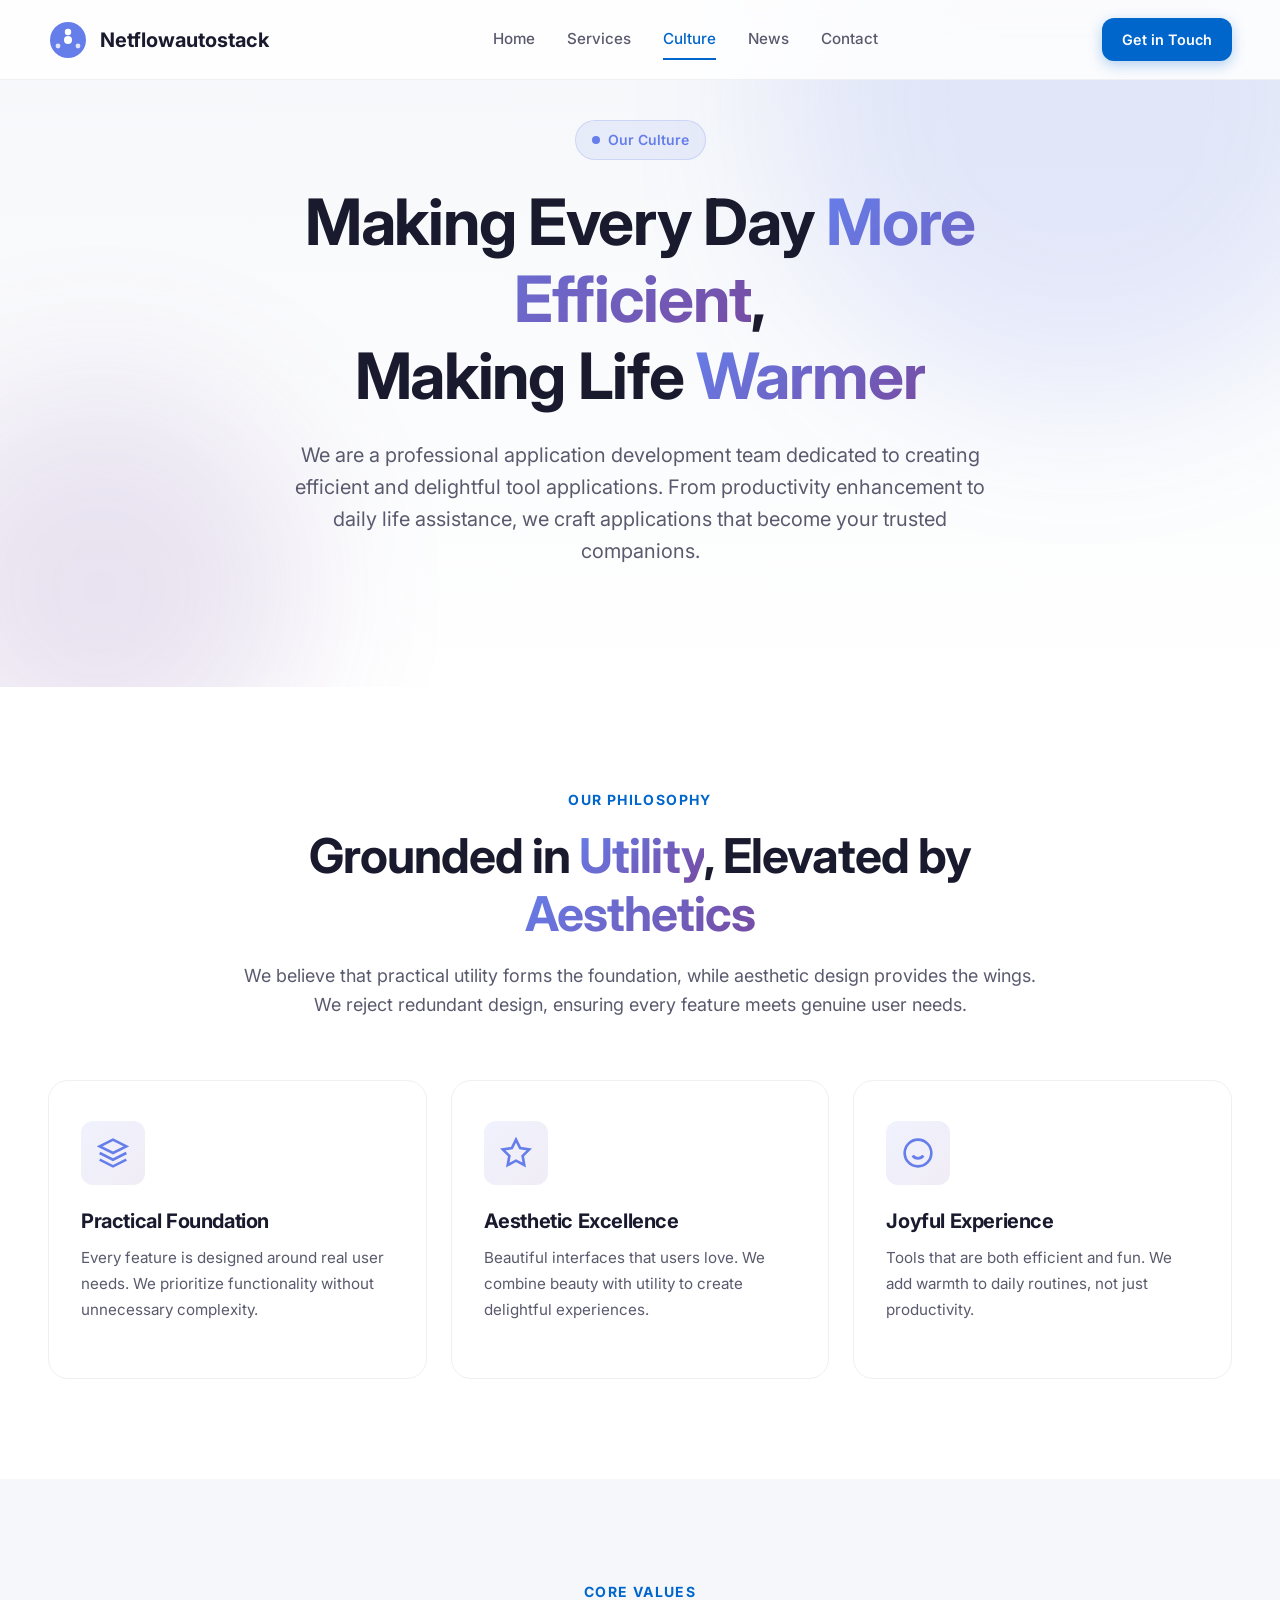
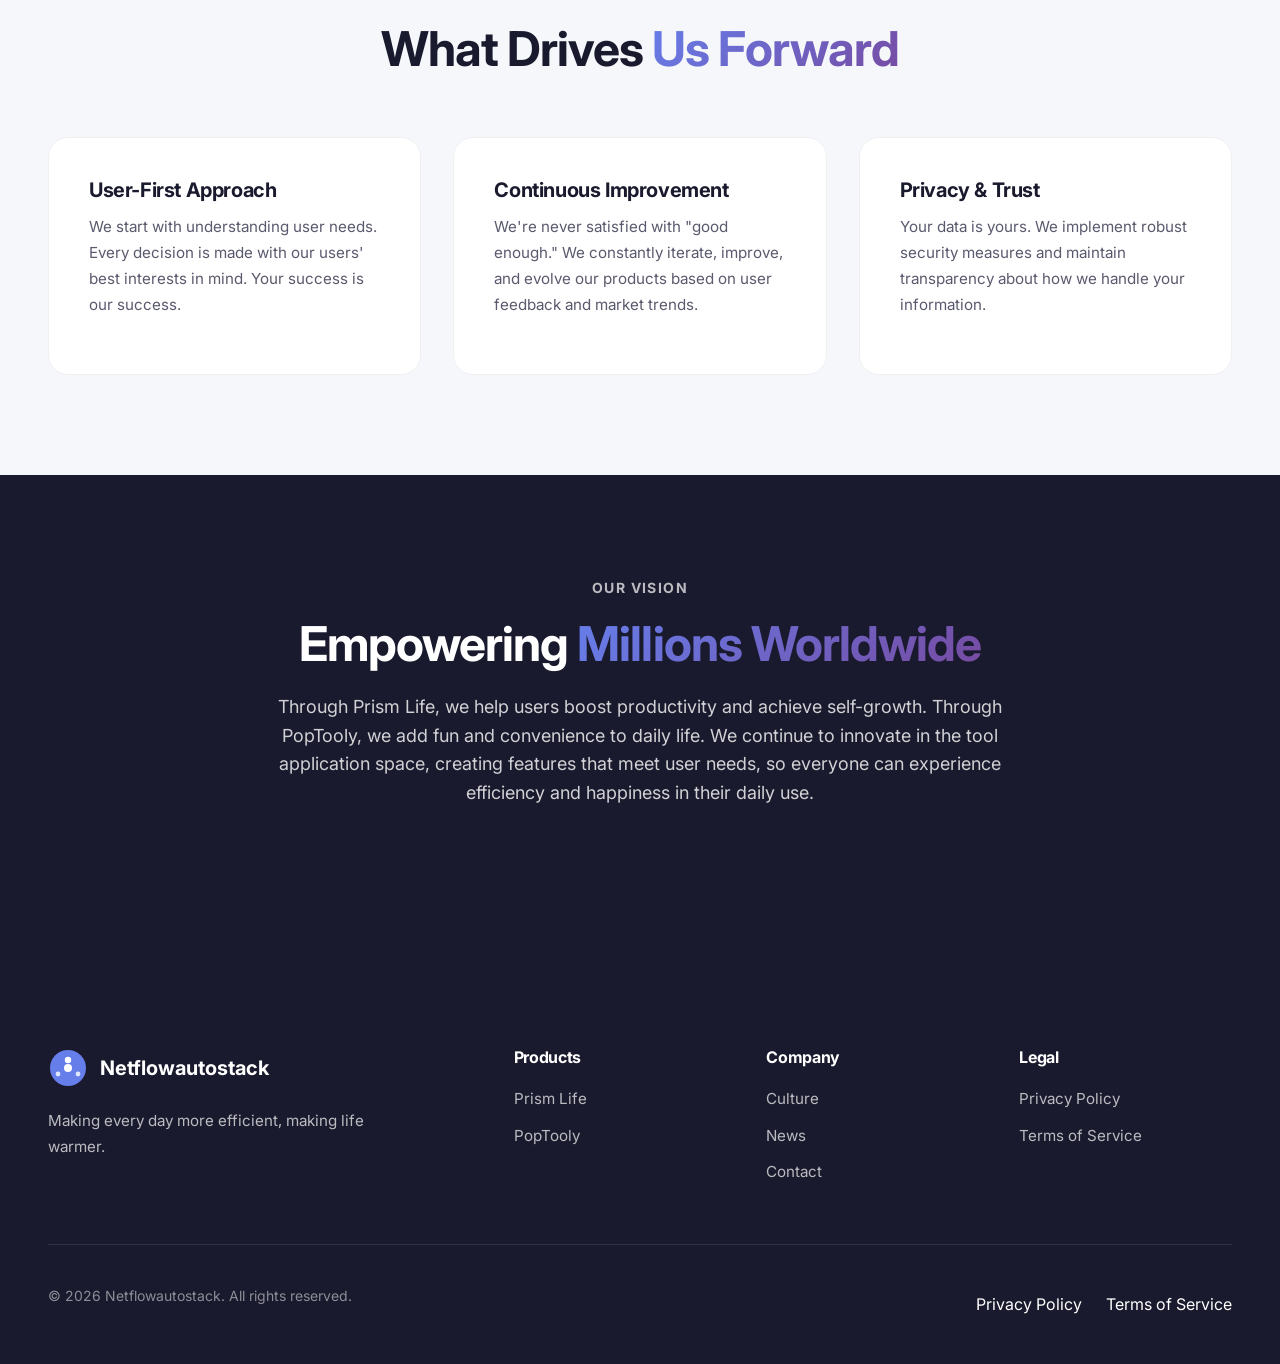
<file: culture.html>
<!DOCTYPE html>
<html lang="en">
<head>
    <meta charset="UTF-8">
    <meta name="viewport" content="width=device-width, initial-scale=1.0">
    <meta name="description" content="Netflowautostack Culture - Learn about our team values, mission, and vision. We are dedicated to creating efficient and delightful tool applications that make everyday life better.">
    <meta name="robots" content="index, follow">
    <meta name="theme-color" content="#667eea">
    <meta property="og:title" content="Culture - Netflowautostack">
    <meta property="og:type" content="website">
    <link rel="canonical" href="https://netflowautostack.com/culture">
    <title>Culture - Netflowautostack | Our Mission & Vision</title>
    <link rel="preconnect" href="https://fonts.googleapis.com">
    <link rel="preconnect" href="https://fonts.gstatic.com" crossorigin>
    <link href="https://fonts.googleapis.com/css2?family=Inter:wght@400;500;600;700;800&display=swap" rel="stylesheet">
    <link rel="stylesheet" href="css/style.css">
</head>
<body>
    <header class="header">
        <div class="container header__inner">
            <a href="index.html" class="header__logo"><svg width="40" height="40" viewBox="0 0 100 100"><circle cx="50" cy="50" r="45" fill="url(#lg)"/><circle cx="50" cy="30" r="8" fill="white"/><circle cx="25" cy="65" r="6" fill="white" opacity="0.8"/><circle cx="75" cy="65" r="6" fill="white" opacity="0.8"/><circle cx="50" cy="50" r="10" fill="white"/><defs><linearGradient id="lg" x1="0" y1="0" x2="100" y2="100"><stop offset="0%" stop-color="#667eea"/><stop offset="100%" stop-color="#764ba2"/></linearGradient></defs></svg><span>Netflowautostack</span></a>
            <nav class="header__nav"><a href="index.html" class="header__nav-link">Home</a><a href="services.html" class="header__nav-link">Services</a><a href="culture.html" class="header__nav-link active">Culture</a><a href="news.html" class="header__nav-link">News</a><a href="contact.html" class="header__nav-link">Contact</a></nav>
            <a href="contact.html" class="btn btn--primary btn--sm">Get in Touch</a>
            <button class="menu-toggle" aria-label="Toggle menu"><span></span><span></span><span></span></button>
        </div>
    </header>
    <nav class="mobile-nav"><div class="mobile-nav__links"><a href="index.html" class="mobile-nav__link">Home</a><a href="services.html" class="mobile-nav__link">Services</a><a href="culture.html" class="mobile-nav__link">Culture</a><a href="news.html" class="mobile-nav__link">News</a><a href="contact.html" class="mobile-nav__link">Contact</a></div></nav>
    <main>
        <section class="hero" style="min-height:60vh;">
            <div class="hero__background"><div class="hero__shape hero__shape--1"></div><div class="hero__shape hero__shape--2"></div></div>
            <div class="container">
                <div class="hero__content">
                    <div class="hero__badge"><span class="hero__badge-dot"></span>Our Culture</div>
                    <h1 class="hero__title">Making Every Day <span class="text-gradient">More Efficient</span>,<br>Making Life <span class="text-gradient">Warmer</span></h1>
                    <p class="hero__subtitle">We are a professional application development team dedicated to creating efficient and delightful tool applications. From productivity enhancement to daily life assistance, we craft applications that become your trusted companions.</p>
                </div>
            </div>
        </section>
        <section class="section">
            <div class="container">
                <div class="section__header animate-on-scroll">
                    <span class="section__label">Our Philosophy</span>
                    <h2 class="section__title">Grounded in <span class="text-gradient">Utility</span>, Elevated by <span class="text-gradient">Aesthetics</span></h2>
                    <p class="section__desc">We believe that practical utility forms the foundation, while aesthetic design provides the wings. We reject redundant design, ensuring every feature meets genuine user needs.</p>
                </div>
                <div class="features-grid">
                    <article class="feature-card animate-on-scroll"><div class="feature-card__icon"><svg viewBox="0 0 24 24" fill="none" stroke="currentColor" stroke-width="2"><path d="M12 2L2 7l10 5 10-5-10-5z"/><path d="M2 17l10 5 10-5"/><path d="M2 12l10 5 10-5"/></svg></div><h3 class="feature-card__title">Practical Foundation</h3><p class="feature-card__desc">Every feature is designed around real user needs. We prioritize functionality without unnecessary complexity.</p></article>
                    <article class="feature-card animate-on-scroll animate-delay-1"><div class="feature-card__icon"><svg viewBox="0 0 24 24" fill="none" stroke="currentColor" stroke-width="2"><polygon points="12 2 15.09 8.26 22 9.27 17 14.14 18.18 21.02 12 17.77 5.82 21.02 7 14.14 2 9.27 8.91 8.26 12 2"/></svg></div><h3 class="feature-card__title">Aesthetic Excellence</h3><p class="feature-card__desc">Beautiful interfaces that users love. We combine beauty with utility to create delightful experiences.</p></article>
                    <article class="feature-card animate-on-scroll animate-delay-2"><div class="feature-card__icon"><svg viewBox="0 0 24 24" fill="none" stroke="currentColor" stroke-width="2"><circle cx="12" cy="12" r="10"/><path d="M8 14s1.5 2 4 2 4-2 4-2"/><line x1="9" y1="9" x2="9.01" y2="9"/><line x1="15" y1="9" x2="15.01" y2="9"/></svg></div><h3 class="feature-card__title">Joyful Experience</h3><p class="feature-card__desc">Tools that are both efficient and fun. We add warmth to daily routines, not just productivity.</p></article>
                </div>
            </div>
        </section>
        <section class="section section--gray">
            <div class="container">
                <div class="section__header animate-on-scroll">
                    <span class="section__label">Core Values</span>
                    <h2 class="section__title">What Drives <span class="text-gradient">Us Forward</span></h2>
                </div>
                <div class="services-list">
                    <article class="service-card animate-on-scroll"><h3 class="service-card__title">User-First Approach</h3><p class="service-card__desc">We start with understanding user needs. Every decision is made with our users' best interests in mind. Your success is our success.</p></article>
                    <article class="service-card animate-on-scroll animate-delay-1"><h3 class="service-card__title">Continuous Improvement</h3><p class="service-card__desc">We're never satisfied with "good enough." We constantly iterate, improve, and evolve our products based on user feedback and market trends.</p></article>
                    <article class="service-card animate-on-scroll animate-delay-2"><h3 class="service-card__title">Privacy & Trust</h3><p class="service-card__desc">Your data is yours. We implement robust security measures and maintain transparency about how we handle your information.</p></article>
                </div>
            </div>
        </section>
        <section class="section section--dark">
            <div class="container">
                <div class="section__header animate-on-scroll" style="text-align:center;">
                    <span class="section__label" style="color:rgba(255,255,255,0.7);">Our Vision</span>
                    <h2 class="section__title" style="color:white;">Empowering <span style="background:linear-gradient(135deg,#667eea,#764ba2);-webkit-background-clip:text;-webkit-text-fill-color:transparent;">Millions Worldwide</span></h2>
                    <p class="section__desc" style="color:rgba(255,255,255,0.8);max-width:800px;margin:0 auto;">Through Prism Life, we help users boost productivity and achieve self-growth. Through PopTooly, we add fun and convenience to daily life. We continue to innovate in the tool application space, creating features that meet user needs, so everyone can experience efficiency and happiness in their daily use.</p>
                </div>
            </div>
        </section>
    </main>
    <footer class="footer">
        <div class="container">
            <div class="footer__top">
                <div class="footer__brand"><div class="footer__logo"><svg width="40" height="40" viewBox="0 0 100 100"><circle cx="50" cy="50" r="45" fill="#667eea"/><circle cx="50" cy="30" r="8" fill="white"/><circle cx="25" cy="65" r="6" fill="white" opacity="0.8"/><circle cx="75" cy="65" r="6" fill="white" opacity="0.8"/><circle cx="50" cy="50" r="10" fill="white"/></svg><span>Netflowautostack</span></div><p class="footer__desc">Making every day more efficient, making life warmer.</p></div>
                <div class="footer__column"><h4>Products</h4><nav class="footer__links"><a href="services.html" class="footer__link">Prism Life</a><a href="services.html" class="footer__link">PopTooly</a></nav></div>
                <div class="footer__column"><h4>Company</h4><nav class="footer__links"><a href="culture.html" class="footer__link">Culture</a><a href="news.html" class="footer__link">News</a><a href="contact.html" class="footer__link">Contact</a></nav></div>
                <div class="footer__column"><h4>Legal</h4><nav class="footer__links"><a href="privacy.html" class="footer__link">Privacy Policy</a><a href="terms.html" class="footer__link">Terms of Service</a></nav></div>
            </div>
            <div class="footer__bottom"><p class="footer__copyright">© 2026 Netflowautostack. All rights reserved.</p><nav class="footer__legal"><a href="privacy.html">Privacy Policy</a><a href="terms.html">Terms of Service</a></nav></div>
        </div>
    </footer>
    <script src="js/main.js"></script>
</body>
</html>
</file>
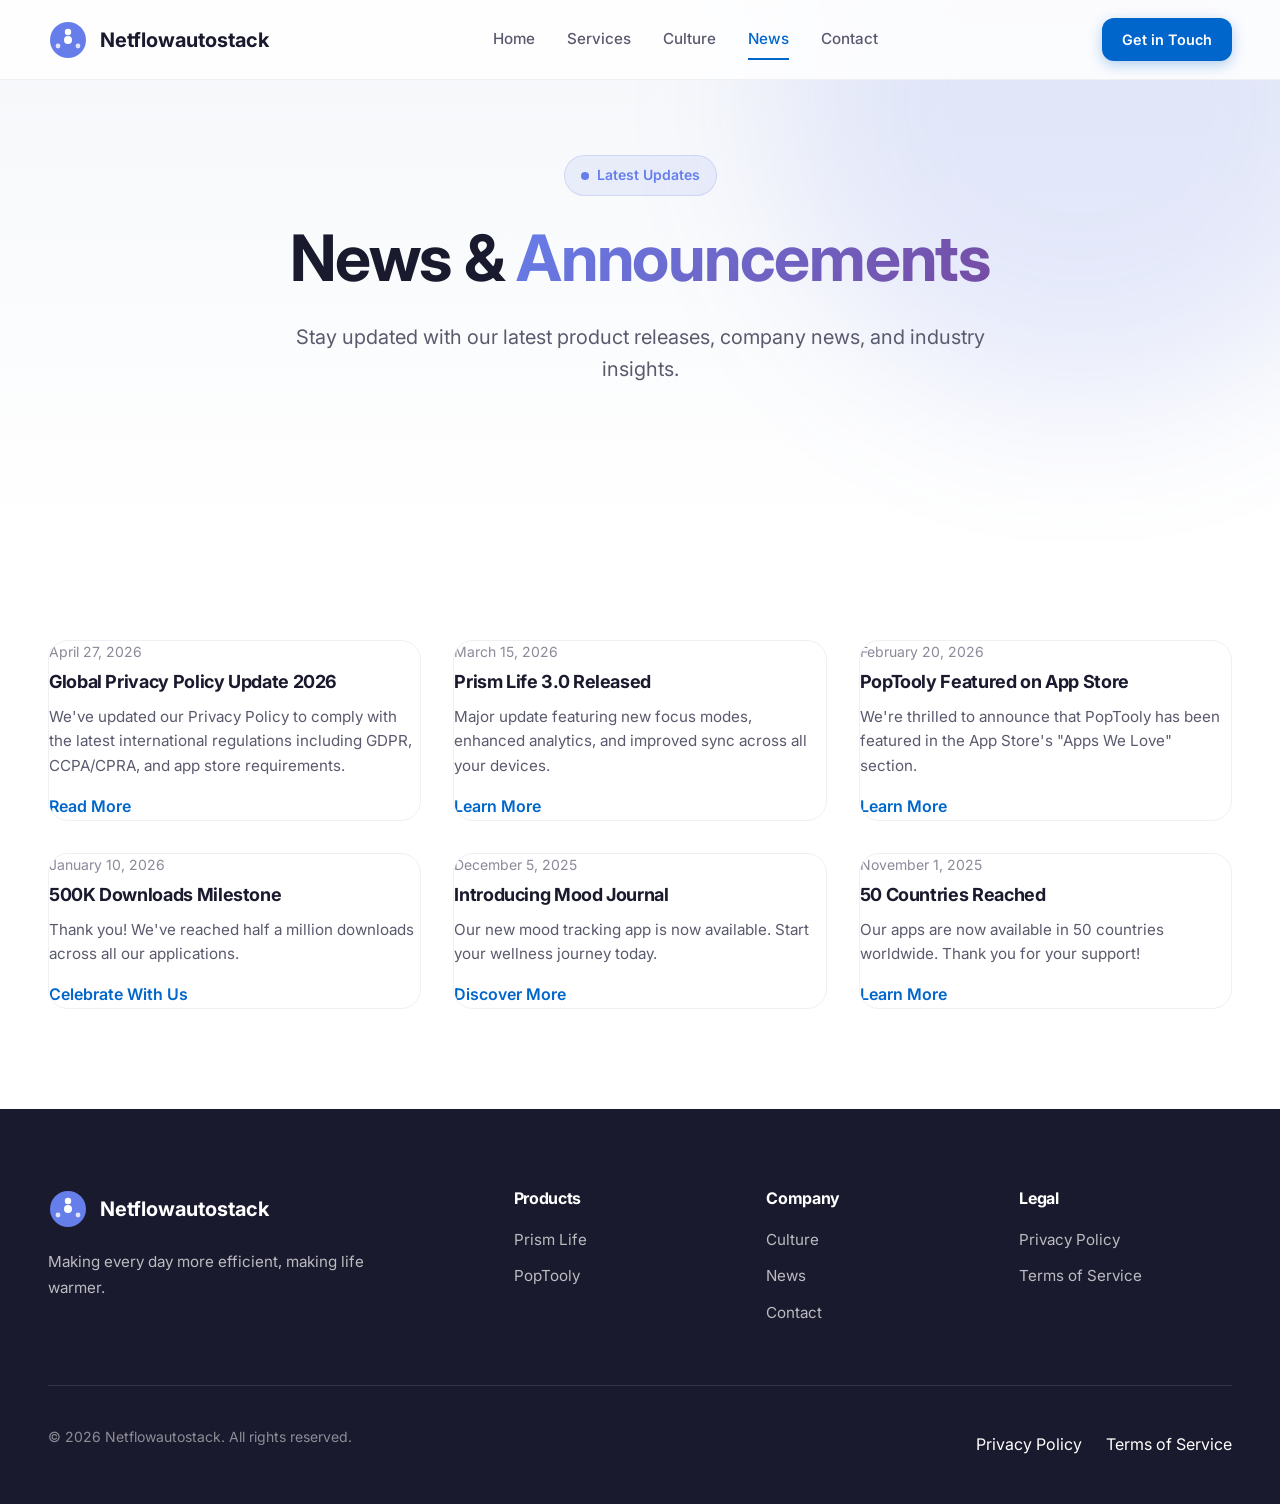
<file: news.html>
<!DOCTYPE html>
<html lang="en">
<head>
    <meta charset="UTF-8">
    <meta name="viewport" content="width=device-width, initial-scale=1.0">
    <meta name="description" content="Netflowautostack News - Stay updated with the latest product updates, company announcements, and industry insights from our team.">
    <meta name="robots" content="index, follow">
    <link rel="canonical" href="https://netflowautostack.com/news">
    <title>News - Netflowautostack | Latest Updates & Announcements</title>
    <link rel="preconnect" href="https://fonts.googleapis.com">
    <link href="https://fonts.googleapis.com/css2?family=Inter:wght@400;500;600;700;800&display=swap" rel="stylesheet">
    <link rel="stylesheet" href="css/style.css">
</head>
<body>
    <header class="header">
        <div class="container header__inner">
            <a href="index.html" class="header__logo"><svg width="40" height="40" viewBox="0 0 100 100"><circle cx="50" cy="50" r="45" fill="url(#lg)"/><circle cx="50" cy="30" r="8" fill="white"/><circle cx="25" cy="65" r="6" fill="white" opacity="0.8"/><circle cx="75" cy="65" r="6" fill="white" opacity="0.8"/><circle cx="50" cy="50" r="10" fill="white"/><defs><linearGradient id="lg" x1="0" y1="0" x2="100" y2="100"><stop offset="0%" stop-color="#667eea"/><stop offset="100%" stop-color="#764ba2"/></linearGradient></defs></svg><span>Netflowautostack</span></a>
            <nav class="header__nav"><a href="index.html" class="header__nav-link">Home</a><a href="services.html" class="header__nav-link">Services</a><a href="culture.html" class="header__nav-link">Culture</a><a href="news.html" class="header__nav-link active">News</a><a href="contact.html" class="header__nav-link">Contact</a></nav>
            <a href="contact.html" class="btn btn--primary btn--sm">Get in Touch</a>
            <button class="menu-toggle"><span></span><span></span><span></span></button>
        </div>
    </header>
    <nav class="mobile-nav"><div class="mobile-nav__links"><a href="index.html" class="mobile-nav__link">Home</a><a href="services.html" class="mobile-nav__link">Services</a><a href="culture.html" class="mobile-nav__link">Culture</a><a href="news.html" class="mobile-nav__link">News</a><a href="contact.html" class="mobile-nav__link">Contact</a></div></nav>
    <main>
        <section class="hero" style="min-height:60vh;">
            <div class="hero__background"><div class="hero__shape hero__shape--1"></div></div>
            <div class="container">
                <div class="hero__content">
                    <div class="hero__badge"><span class="hero__badge-dot"></span>Latest Updates</div>
                    <h1 class="hero__title">News & <span class="text-gradient">Announcements</span></h1>
                    <p class="hero__subtitle">Stay updated with our latest product releases, company news, and industry insights.</p>
                </div>
            </div>
        </section>
        <section class="section">
            <div class="container">
                <div class="news-grid">
                    <article class="news-card animate-on-scroll">
                        <div class="news-card__date">April 27, 2026</div>
                        <h3 class="news-card__title">Global Privacy Policy Update 2026</h3>
                        <p class="news-card__excerpt">We've updated our Privacy Policy to comply with the latest international regulations including GDPR, CCPA/CPRA, and app store requirements.</p>
                        <a href="privacy.html" class="news-card__link">Read More</a>
                    </article>
                    <article class="news-card animate-on-scroll animate-delay-1">
                        <div class="news-card__date">March 15, 2026</div>
                        <h3 class="news-card__title">Prism Life 3.0 Released</h3>
                        <p class="news-card__excerpt">Major update featuring new focus modes, enhanced analytics, and improved sync across all your devices.</p>
                        <a href="#" class="news-card__link">Learn More</a>
                    </article>
                    <article class="news-card animate-on-scroll animate-delay-2">
                        <div class="news-card__date">February 20, 2026</div>
                        <h3 class="news-card__title">PopTooly Featured on App Store</h3>
                        <p class="news-card__excerpt">We're thrilled to announce that PopTooly has been featured in the App Store's "Apps We Love" section.</p>
                        <a href="#" class="news-card__link">Learn More</a>
                    </article>
                    <article class="news-card animate-on-scroll">
                        <div class="news-card__date">January 10, 2026</div>
                        <h3 class="news-card__title">500K Downloads Milestone</h3>
                        <p class="news-card__excerpt">Thank you! We've reached half a million downloads across all our applications.</p>
                        <a href="#" class="news-card__link">Celebrate With Us</a>
                    </article>
                    <article class="news-card animate-on-scroll animate-delay-1">
                        <div class="news-card__date">December 5, 2025</div>
                        <h3 class="news-card__title">Introducing Mood Journal</h3>
                        <p class="news-card__excerpt">Our new mood tracking app is now available. Start your wellness journey today.</p>
                        <a href="services.html" class="news-card__link">Discover More</a>
                    </article>
                    <article class="news-card animate-on-scroll animate-delay-2">
                        <div class="news-card__date">November 1, 2025</div>
                        <h3 class="news-card__title">50 Countries Reached</h3>
                        <p class="news-card__excerpt">Our apps are now available in 50 countries worldwide. Thank you for your support!</p>
                        <a href="#" class="news-card__link">Learn More</a>
                    </article>
                </div>
            </div>
        </section>
    </main>
    <footer class="footer">
        <div class="container">
            <div class="footer__top">
                <div class="footer__brand"><div class="footer__logo"><svg width="40" height="40" viewBox="0 0 100 100"><circle cx="50" cy="50" r="45" fill="#667eea"/><circle cx="50" cy="30" r="8" fill="white"/><circle cx="25" cy="65" r="6" fill="white" opacity="0.8"/><circle cx="75" cy="65" r="6" fill="white" opacity="0.8"/><circle cx="50" cy="50" r="10" fill="white"/></svg><span>Netflowautostack</span></div><p class="footer__desc">Making every day more efficient, making life warmer.</p></div>
                <div class="footer__column"><h4>Products</h4><nav class="footer__links"><a href="services.html" class="footer__link">Prism Life</a><a href="services.html" class="footer__link">PopTooly</a></nav></div>
                <div class="footer__column"><h4>Company</h4><nav class="footer__links"><a href="culture.html" class="footer__link">Culture</a><a href="news.html" class="footer__link">News</a><a href="contact.html" class="footer__link">Contact</a></nav></div>
                <div class="footer__column"><h4>Legal</h4><nav class="footer__links"><a href="privacy.html" class="footer__link">Privacy Policy</a><a href="terms.html" class="footer__link">Terms of Service</a></nav></div>
            </div>
            <div class="footer__bottom"><p class="footer__copyright">© 2026 Netflowautostack. All rights reserved.</p><nav class="footer__legal"><a href="privacy.html">Privacy Policy</a><a href="terms.html">Terms of Service</a></nav></div>
        </div>
    </footer>
    <script src="js/main.js"></script>
</body>
</html>
</file>
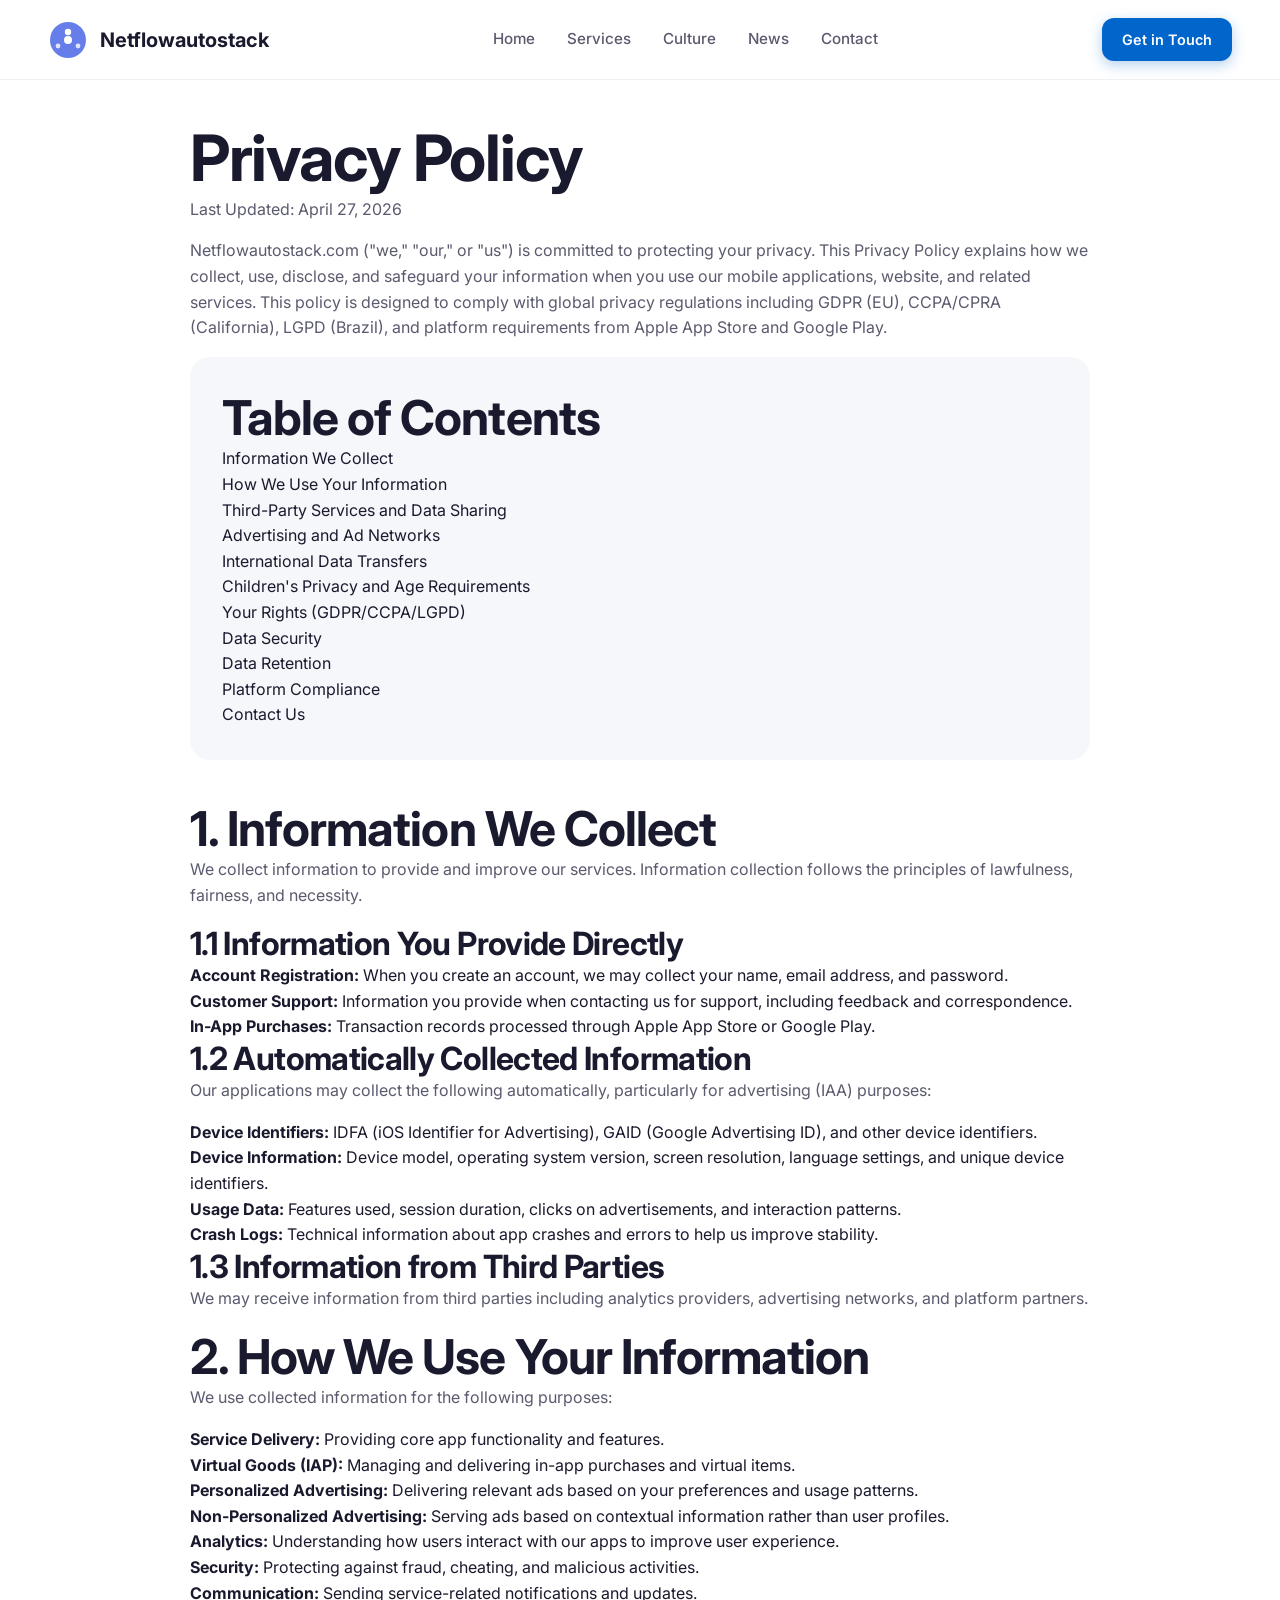
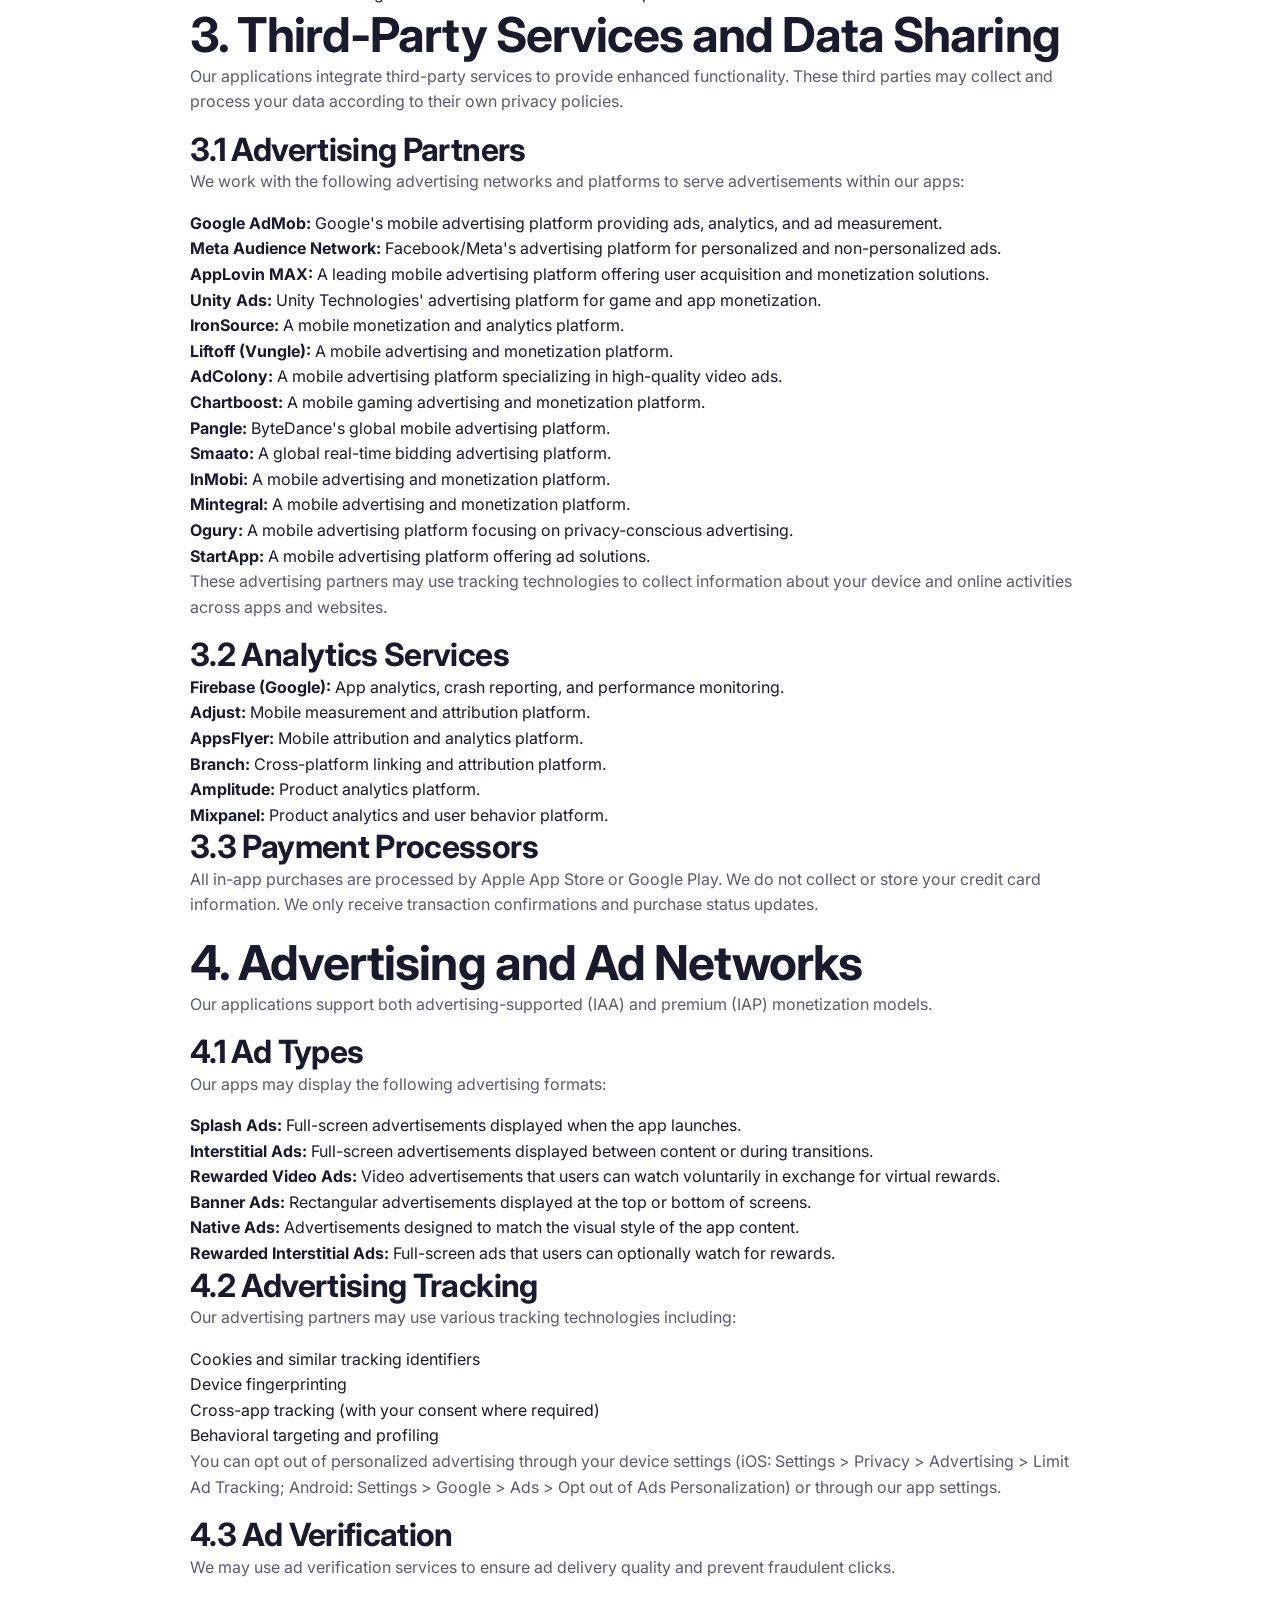
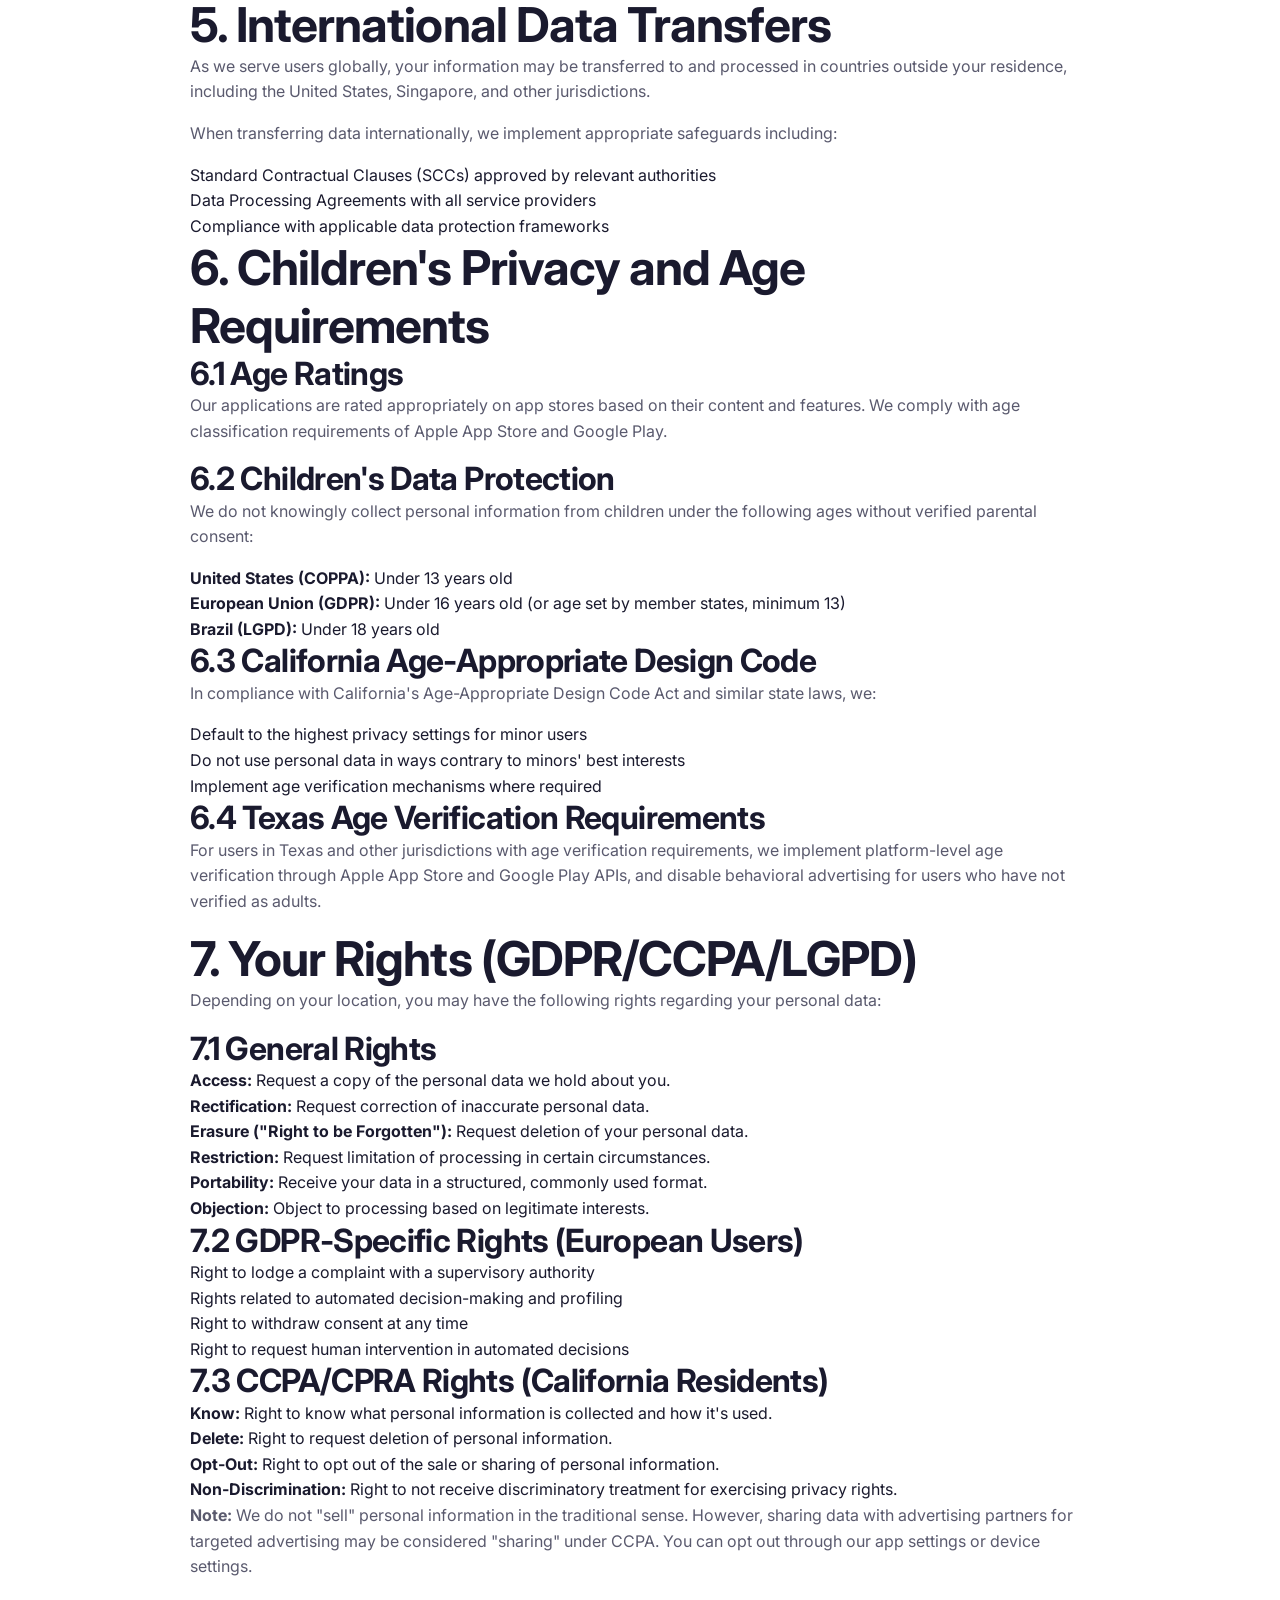
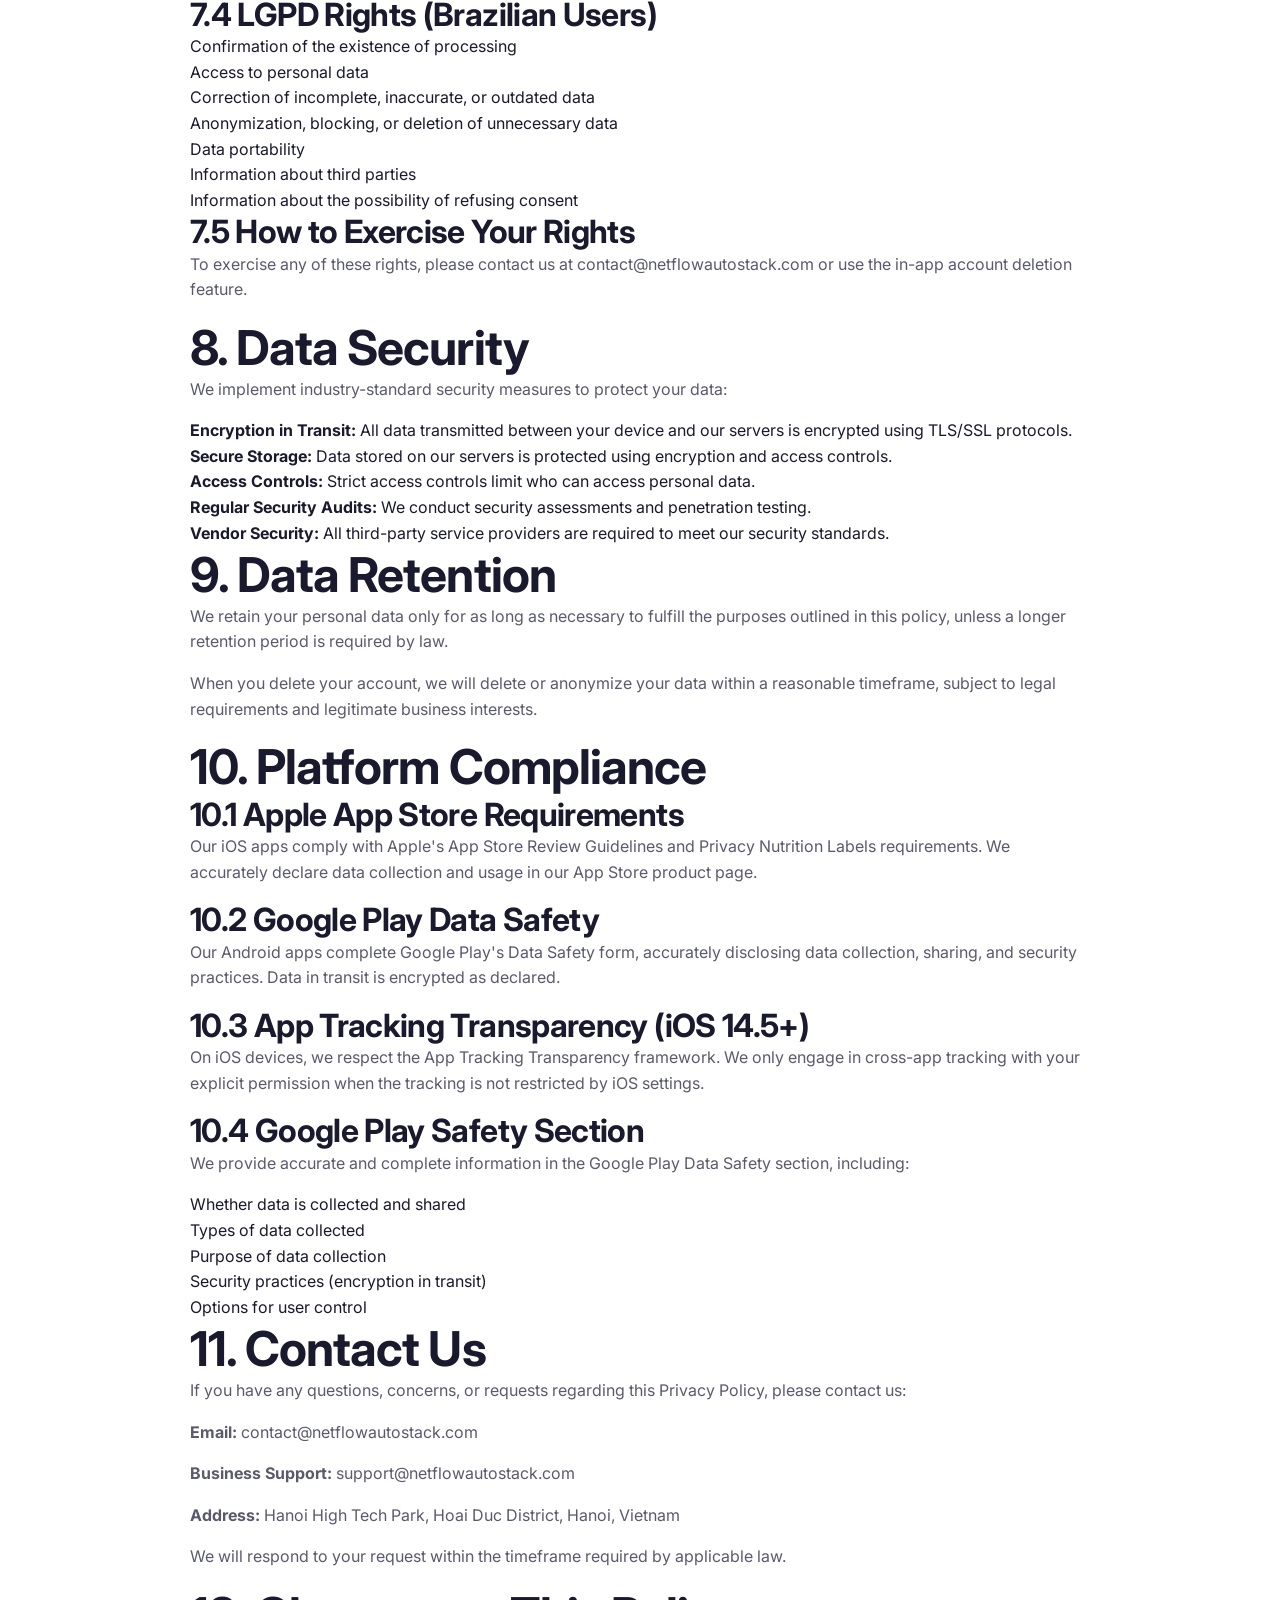
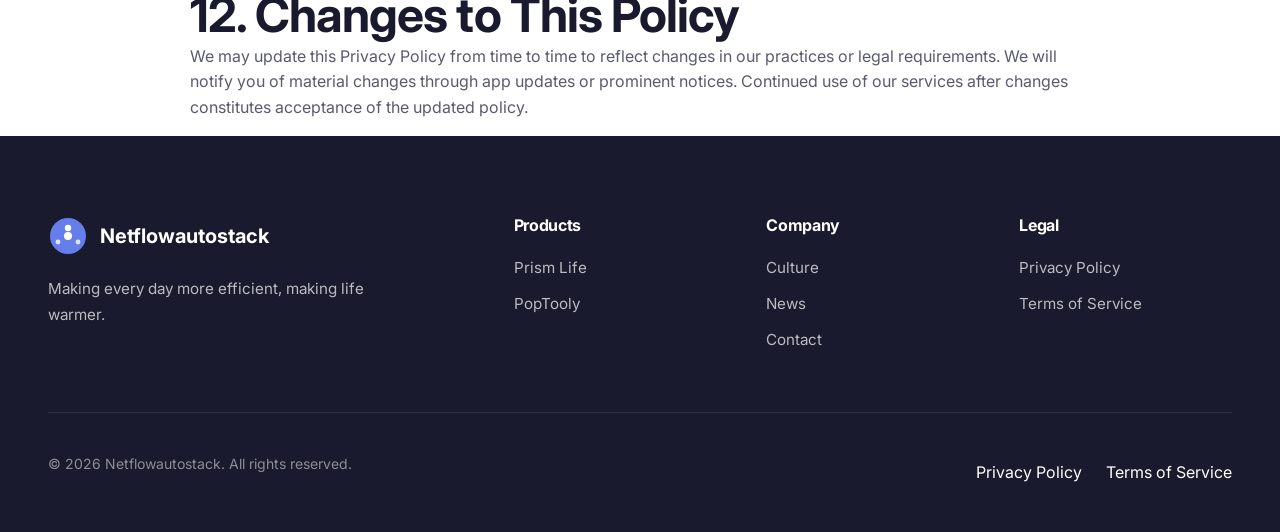
<file: privacy.html>
<!DOCTYPE html>
<html lang="en">
<head>
    <meta charset="UTF-8">
    <meta name="viewport" content="width=device-width, initial-scale=1.0">
    <meta name="description" content="Netflowautostack Privacy Policy - Learn how we collect, use, and protect your personal information. Comprehensive privacy policy compliant with GDPR, CCPA/CPRA, and app store requirements.">
    <meta name="robots" content="index, follow">
    <link rel="canonical" href="https://netflowautostack.com/privacy">
    <title>Privacy Policy - Netflowautostack | Global Compliance Privacy Policy</title>
    <link rel="preconnect" href="https://fonts.googleapis.com">
    <link href="https://fonts.googleapis.com/css2?family=Inter:wght@400;500;600;700;800&display=swap" rel="stylesheet">
    <link rel="stylesheet" href="css/style.css">
</head>
<body>
    <header class="header header--transparent">
        <div class="container header__inner">
            <a href="index.html" class="header__logo"><svg width="40" height="40" viewBox="0 0 100 100"><circle cx="50" cy="50" r="45" fill="url(#lg)"/><circle cx="50" cy="30" r="8" fill="white"/><circle cx="25" cy="65" r="6" fill="white" opacity="0.8"/><circle cx="75" cy="65" r="6" fill="white" opacity="0.8"/><circle cx="50" cy="50" r="10" fill="white"/><defs><linearGradient id="lg" x1="0" y1="0" x2="100" y2="100"><stop offset="0%" stop-color="#667eea"/><stop offset="100%" stop-color="#764ba2"/></linearGradient></defs></svg><span>Netflowautostack</span></a>
            <nav class="header__nav"><a href="index.html" class="header__nav-link">Home</a><a href="services.html" class="header__nav-link">Services</a><a href="culture.html" class="header__nav-link">Culture</a><a href="news.html" class="header__nav-link">News</a><a href="contact.html" class="header__nav-link">Contact</a></nav>
            <a href="contact.html" class="btn btn--primary btn--sm">Get in Touch</a>
            <button class="menu-toggle"><span></span><span></span><span></span></button>
        </div>
    </header>
    <nav class="mobile-nav"><div class="mobile-nav__links"><a href="index.html" class="mobile-nav__link">Home</a><a href="services.html" class="mobile-nav__link">Services</a><a href="culture.html" class="mobile-nav__link">Culture</a><a href="news.html" class="mobile-nav__link">News</a><a href="contact.html" class="mobile-nav__link">Contact</a></div></nav>
    <main class="legal-page">
        <div class="container">
            <div class="legal-content">
                <h1>Privacy Policy</h1>
                <p class="legal-meta">Last Updated: April 27, 2026</p>
                <p class="legal-intro">Netflowautostack.com ("we," "our," or "us") is committed to protecting your privacy. This Privacy Policy explains how we collect, use, disclose, and safeguard your information when you use our mobile applications, website, and related services. This policy is designed to comply with global privacy regulations including GDPR (EU), CCPA/CPRA (California), LGPD (Brazil), and platform requirements from Apple App Store and Google Play.</p>
                
                <nav class="legal-toc">
                    <h2>Table of Contents</h2>
                    <ol>
                        <li><a href="#information-collection">Information We Collect</a></li>
                        <li><a href="#information-usage">How We Use Your Information</a></li>
                        <li><a href="#third-party-services">Third-Party Services and Data Sharing</a></li>
                        <li><a href="#advertising">Advertising and Ad Networks</a></li>
                        <li><a href="#international-transfer">International Data Transfers</a></li>
                        <li><a href="#children-privacy">Children's Privacy and Age Requirements</a></li>
                        <li><a href="#your-rights">Your Rights (GDPR/CCPA/LGPD)</a></li>
                        <li><a href="#data-security">Data Security</a></li>
                        <li><a href="#data-retention">Data Retention</a></li>
                        <li><a href="#platform-compliance">Platform Compliance</a></li>
                        <li><a href="#contact-us">Contact Us</a></li>
                    </ol>
                </nav>
                
                <section id="information-collection">
                    <h2>1. Information We Collect</h2>
                    <p>We collect information to provide and improve our services. Information collection follows the principles of lawfulness, fairness, and necessity.</p>
                    
                    <h3>1.1 Information You Provide Directly</h3>
                    <ul>
                        <li><strong>Account Registration:</strong> When you create an account, we may collect your name, email address, and password.</li>
                        <li><strong>Customer Support:</strong> Information you provide when contacting us for support, including feedback and correspondence.</li>
                        <li><strong>In-App Purchases:</strong> Transaction records processed through Apple App Store or Google Play.</li>
                    </ul>
                    
                    <h3>1.2 Automatically Collected Information</h3>
                    <p>Our applications may collect the following automatically, particularly for advertising (IAA) purposes:</p>
                    <ul>
                        <li><strong>Device Identifiers:</strong> IDFA (iOS Identifier for Advertising), GAID (Google Advertising ID), and other device identifiers.</li>
                        <li><strong>Device Information:</strong> Device model, operating system version, screen resolution, language settings, and unique device identifiers.</li>
                        <li><strong>Usage Data:</strong> Features used, session duration, clicks on advertisements, and interaction patterns.</li>
                        <li><strong>Crash Logs:</strong> Technical information about app crashes and errors to help us improve stability.</li>
                    </ul>
                    
                    <h3>1.3 Information from Third Parties</h3>
                    <p>We may receive information from third parties including analytics providers, advertising networks, and platform partners.</p>
                </section>
                
                <section id="information-usage">
                    <h2>2. How We Use Your Information</h2>
                    <p>We use collected information for the following purposes:</p>
                    <ul>
                        <li><strong>Service Delivery:</strong> Providing core app functionality and features.</li>
                        <li><strong>Virtual Goods (IAP):</strong> Managing and delivering in-app purchases and virtual items.</li>
                        <li><strong>Personalized Advertising:</strong> Delivering relevant ads based on your preferences and usage patterns.</li>
                        <li><strong>Non-Personalized Advertising:</strong> Serving ads based on contextual information rather than user profiles.</li>
                        <li><strong>Analytics:</strong> Understanding how users interact with our apps to improve user experience.</li>
                        <li><strong>Security:</strong> Protecting against fraud, cheating, and malicious activities.</li>
                        <li><strong>Communication:</strong> Sending service-related notifications and updates.</li>
                    </ul>
                </section>
                
                <section id="third-party-services">
                    <h2>3. Third-Party Services and Data Sharing</h2>
                    <p>Our applications integrate third-party services to provide enhanced functionality. These third parties may collect and process your data according to their own privacy policies.</p>
                    
                    <h3>3.1 Advertising Partners</h3>
                    <p>We work with the following advertising networks and platforms to serve advertisements within our apps:</p>
                    <ul>
                        <li><strong>Google AdMob:</strong> Google's mobile advertising platform providing ads, analytics, and ad measurement.</li>
                        <li><strong>Meta Audience Network:</strong> Facebook/Meta's advertising platform for personalized and non-personalized ads.</li>
                        <li><strong>AppLovin MAX:</strong> A leading mobile advertising platform offering user acquisition and monetization solutions.</li>
                        <li><strong>Unity Ads:</strong> Unity Technologies' advertising platform for game and app monetization.</li>
                        <li><strong>IronSource:</strong> A mobile monetization and analytics platform.</li>
                        <li><strong>Liftoff (Vungle):</strong> A mobile advertising and monetization platform.</li>
                        <li><strong>AdColony:</strong> A mobile advertising platform specializing in high-quality video ads.</li>
                        <li><strong>Chartboost:</strong> A mobile gaming advertising and monetization platform.</li>
                        <li><strong>Pangle:</strong> ByteDance's global mobile advertising platform.</li>
                        <li><strong>Smaato:</strong> A global real-time bidding advertising platform.</li>
                        <li><strong>InMobi:</strong> A mobile advertising and monetization platform.</li>
                        <li><strong>Mintegral:</strong> A mobile advertising and monetization platform.</li>
                        <li><strong>Ogury:</strong> A mobile advertising platform focusing on privacy-conscious advertising.</li>
                        <li><strong>StartApp:</strong> A mobile advertising platform offering ad solutions.</li>
                    </ul>
                    <p>These advertising partners may use tracking technologies to collect information about your device and online activities across apps and websites.</p>
                    
                    <h3>3.2 Analytics Services</h3>
                    <ul>
                        <li><strong>Firebase (Google):</strong> App analytics, crash reporting, and performance monitoring.</li>
                        <li><strong>Adjust:</strong> Mobile measurement and attribution platform.</li>
                        <li><strong>AppsFlyer:</strong> Mobile attribution and analytics platform.</li>
                        <li><strong>Branch:</strong> Cross-platform linking and attribution platform.</li>
                        <li><strong>Amplitude:</strong> Product analytics platform.</li>
                        <li><strong>Mixpanel:</strong> Product analytics and user behavior platform.</li>
                    </ul>
                    
                    <h3>3.3 Payment Processors</h3>
                    <p>All in-app purchases are processed by Apple App Store or Google Play. We do not collect or store your credit card information. We only receive transaction confirmations and purchase status updates.</p>
                </section>
                
                <section id="advertising">
                    <h2>4. Advertising and Ad Networks</h2>
                    <p>Our applications support both advertising-supported (IAA) and premium (IAP) monetization models.</p>
                    
                    <h3>4.1 Ad Types</h3>
                    <p>Our apps may display the following advertising formats:</p>
                    <ul>
                        <li><strong>Splash Ads:</strong> Full-screen advertisements displayed when the app launches.</li>
                        <li><strong>Interstitial Ads:</strong> Full-screen advertisements displayed between content or during transitions.</li>
                        <li><strong>Rewarded Video Ads:</strong> Video advertisements that users can watch voluntarily in exchange for virtual rewards.</li>
                        <li><strong>Banner Ads:</strong> Rectangular advertisements displayed at the top or bottom of screens.</li>
                        <li><strong>Native Ads:</strong> Advertisements designed to match the visual style of the app content.</li>
                        <li><strong>Rewarded Interstitial Ads:</strong> Full-screen ads that users can optionally watch for rewards.</li>
                    </ul>
                    
                    <h3>4.2 Advertising Tracking</h3>
                    <p>Our advertising partners may use various tracking technologies including:</p>
                    <ul>
                        <li>Cookies and similar tracking identifiers</li>
                        <li>Device fingerprinting</li>
                        <li>Cross-app tracking (with your consent where required)</li>
                        <li>Behavioral targeting and profiling</li>
                    </ul>
                    <p>You can opt out of personalized advertising through your device settings (iOS: Settings > Privacy > Advertising > Limit Ad Tracking; Android: Settings > Google > Ads > Opt out of Ads Personalization) or through our app settings.</p>
                    
                    <h3>4.3 Ad Verification</h3>
                    <p>We may use ad verification services to ensure ad delivery quality and prevent fraudulent clicks.</p>
                </section>
                
                <section id="international-transfer">
                    <h2>5. International Data Transfers</h2>
                    <p>As we serve users globally, your information may be transferred to and processed in countries outside your residence, including the United States, Singapore, and other jurisdictions.</p>
                    <p>When transferring data internationally, we implement appropriate safeguards including:</p>
                    <ul>
                        <li>Standard Contractual Clauses (SCCs) approved by relevant authorities</li>
                        <li>Data Processing Agreements with all service providers</li>
                        <li>Compliance with applicable data protection frameworks</li>
                    </ul>
                </section>
                
                <section id="children-privacy">
                    <h2>6. Children's Privacy and Age Requirements</h2>
                    <h3>6.1 Age Ratings</h3>
                    <p>Our applications are rated appropriately on app stores based on their content and features. We comply with age classification requirements of Apple App Store and Google Play.</p>
                    
                    <h3>6.2 Children's Data Protection</h3>
                    <p>We do not knowingly collect personal information from children under the following ages without verified parental consent:</p>
                    <ul>
                        <li><strong>United States (COPPA):</strong> Under 13 years old</li>
                        <li><strong>European Union (GDPR):</strong> Under 16 years old (or age set by member states, minimum 13)</li>
                        <li><strong>Brazil (LGPD):</strong> Under 18 years old</li>
                    </ul>
                    
                    <h3>6.3 California Age-Appropriate Design Code</h3>
                    <p>In compliance with California's Age-Appropriate Design Code Act and similar state laws, we:</p>
                    <ul>
                        <li>Default to the highest privacy settings for minor users</li>
                        <li>Do not use personal data in ways contrary to minors' best interests</li>
                        <li>Implement age verification mechanisms where required</li>
                    </ul>
                    
                    <h3>6.4 Texas Age Verification Requirements</h3>
                    <p>For users in Texas and other jurisdictions with age verification requirements, we implement platform-level age verification through Apple App Store and Google Play APIs, and disable behavioral advertising for users who have not verified as adults.</p>
                </section>
                
                <section id="your-rights">
                    <h2>7. Your Rights (GDPR/CCPA/LGPD)</h2>
                    <p>Depending on your location, you may have the following rights regarding your personal data:</p>
                    
                    <h3>7.1 General Rights</h3>
                    <ul>
                        <li><strong>Access:</strong> Request a copy of the personal data we hold about you.</li>
                        <li><strong>Rectification:</strong> Request correction of inaccurate personal data.</li>
                        <li><strong>Erasure ("Right to be Forgotten"):</strong> Request deletion of your personal data.</li>
                        <li><strong>Restriction:</strong> Request limitation of processing in certain circumstances.</li>
                        <li><strong>Portability:</strong> Receive your data in a structured, commonly used format.</li>
                        <li><strong>Objection:</strong> Object to processing based on legitimate interests.</li>
                    </ul>
                    
                    <h3>7.2 GDPR-Specific Rights (European Users)</h3>
                    <ul>
                        <li>Right to lodge a complaint with a supervisory authority</li>
                        <li>Rights related to automated decision-making and profiling</li>
                        <li>Right to withdraw consent at any time</li>
                        <li>Right to request human intervention in automated decisions</li>
                    </ul>
                    
                    <h3>7.3 CCPA/CPRA Rights (California Residents)</h3>
                    <ul>
                        <li><strong>Know:</strong> Right to know what personal information is collected and how it's used.</li>
                        <li><strong>Delete:</strong> Right to request deletion of personal information.</li>
                        <li><strong>Opt-Out:</strong> Right to opt out of the sale or sharing of personal information.</li>
                        <li><strong>Non-Discrimination:</strong> Right to not receive discriminatory treatment for exercising privacy rights.</li>
                    </ul>
                    <p><strong>Note:</strong> We do not "sell" personal information in the traditional sense. However, sharing data with advertising partners for targeted advertising may be considered "sharing" under CCPA. You can opt out through our app settings or device settings.</p>
                    
                    <h3>7.4 LGPD Rights (Brazilian Users)</h3>
                    <ul>
                        <li>Confirmation of the existence of processing</li>
                        <li>Access to personal data</li>
                        <li>Correction of incomplete, inaccurate, or outdated data</li>
                        <li>Anonymization, blocking, or deletion of unnecessary data</li>
                        <li>Data portability</li>
                        <li>Information about third parties</li>
                        <li>Information about the possibility of refusing consent</li>
                    </ul>
                    
                    <h3>7.5 How to Exercise Your Rights</h3>
                    <p>To exercise any of these rights, please contact us at <a href="mailto:contact@netflowautostack.com">contact@netflowautostack.com</a> or use the in-app account deletion feature.</p>
                </section>
                
                <section id="data-security">
                    <h2>8. Data Security</h2>
                    <p>We implement industry-standard security measures to protect your data:</p>
                    <ul>
                        <li><strong>Encryption in Transit:</strong> All data transmitted between your device and our servers is encrypted using TLS/SSL protocols.</li>
                        <li><strong>Secure Storage:</strong> Data stored on our servers is protected using encryption and access controls.</li>
                        <li><strong>Access Controls:</strong> Strict access controls limit who can access personal data.</li>
                        <li><strong>Regular Security Audits:</strong> We conduct security assessments and penetration testing.</li>
                        <li><strong>Vendor Security:</strong> All third-party service providers are required to meet our security standards.</li>
                    </ul>
                </section>
                
                <section id="data-retention">
                    <h2>9. Data Retention</h2>
                    <p>We retain your personal data only for as long as necessary to fulfill the purposes outlined in this policy, unless a longer retention period is required by law.</p>
                    <p>When you delete your account, we will delete or anonymize your data within a reasonable timeframe, subject to legal requirements and legitimate business interests.</p>
                </section>
                
                <section id="platform-compliance">
                    <h2>10. Platform Compliance</h2>
                    <h3>10.1 Apple App Store Requirements</h3>
                    <p>Our iOS apps comply with Apple's App Store Review Guidelines and Privacy Nutrition Labels requirements. We accurately declare data collection and usage in our App Store product page.</p>
                    
                    <h3>10.2 Google Play Data Safety</h3>
                    <p>Our Android apps complete Google Play's Data Safety form, accurately disclosing data collection, sharing, and security practices. Data in transit is encrypted as declared.</p>
                    
                    <h3>10.3 App Tracking Transparency (iOS 14.5+)</h3>
                    <p>On iOS devices, we respect the App Tracking Transparency framework. We only engage in cross-app tracking with your explicit permission when the tracking is not restricted by iOS settings.</p>
                    
                    <h3>10.4 Google Play Safety Section</h3>
                    <p>We provide accurate and complete information in the Google Play Data Safety section, including:</p>
                    <ul>
                        <li>Whether data is collected and shared</li>
                        <li>Types of data collected</li>
                        <li>Purpose of data collection</li>
                        <li>Security practices (encryption in transit)</li>
                        <li>Options for user control</li>
                    </ul>
                </section>
                
                <section id="contact-us">
                    <h2>11. Contact Us</h2>
                    <p>If you have any questions, concerns, or requests regarding this Privacy Policy, please contact us:</p>
                    <div class="contact-info-box">
                        <p><strong>Email:</strong> <a href="mailto:contact@netflowautostack.com">contact@netflowautostack.com</a></p>
                        <p><strong>Business Support:</strong> <a href="mailto:support@netflowautostack.com">support@netflowautostack.com</a></p>
                        <p><strong>Address:</strong> Hanoi High Tech Park, Hoai Duc District, Hanoi, Vietnam</p>
                    </div>
                    <p>We will respond to your request within the timeframe required by applicable law.</p>
                </section>
                
                <section>
                    <h2>12. Changes to This Policy</h2>
                    <p>We may update this Privacy Policy from time to time to reflect changes in our practices or legal requirements. We will notify you of material changes through app updates or prominent notices. Continued use of our services after changes constitutes acceptance of the updated policy.</p>
                </section>
            </div>
        </div>
    </main>
    <footer class="footer">
        <div class="container">
            <div class="footer__top">
                <div class="footer__brand"><div class="footer__logo"><svg width="40" height="40" viewBox="0 0 100 100"><circle cx="50" cy="50" r="45" fill="#667eea"/><circle cx="50" cy="30" r="8" fill="white"/><circle cx="25" cy="65" r="6" fill="white" opacity="0.8"/><circle cx="75" cy="65" r="6" fill="white" opacity="0.8"/><circle cx="50" cy="50" r="10" fill="white"/></svg><span>Netflowautostack</span></div><p class="footer__desc">Making every day more efficient, making life warmer.</p></div>
                <div class="footer__column"><h4>Products</h4><nav class="footer__links"><a href="services.html" class="footer__link">Prism Life</a><a href="services.html" class="footer__link">PopTooly</a></nav></div>
                <div class="footer__column"><h4>Company</h4><nav class="footer__links"><a href="culture.html" class="footer__link">Culture</a><a href="news.html" class="footer__link">News</a><a href="contact.html" class="footer__link">Contact</a></nav></div>
                <div class="footer__column"><h4>Legal</h4><nav class="footer__links"><a href="privacy.html" class="footer__link">Privacy Policy</a><a href="terms.html" class="footer__link">Terms of Service</a></nav></div>
            </div>
            <div class="footer__bottom"><p class="footer__copyright">© 2026 Netflowautostack. All rights reserved.</p><nav class="footer__legal"><a href="privacy.html">Privacy Policy</a><a href="terms.html">Terms of Service</a></nav></div>
        </div>
    </footer>
    <script src="js/main.js"></script>
</body>
</html>
</file>
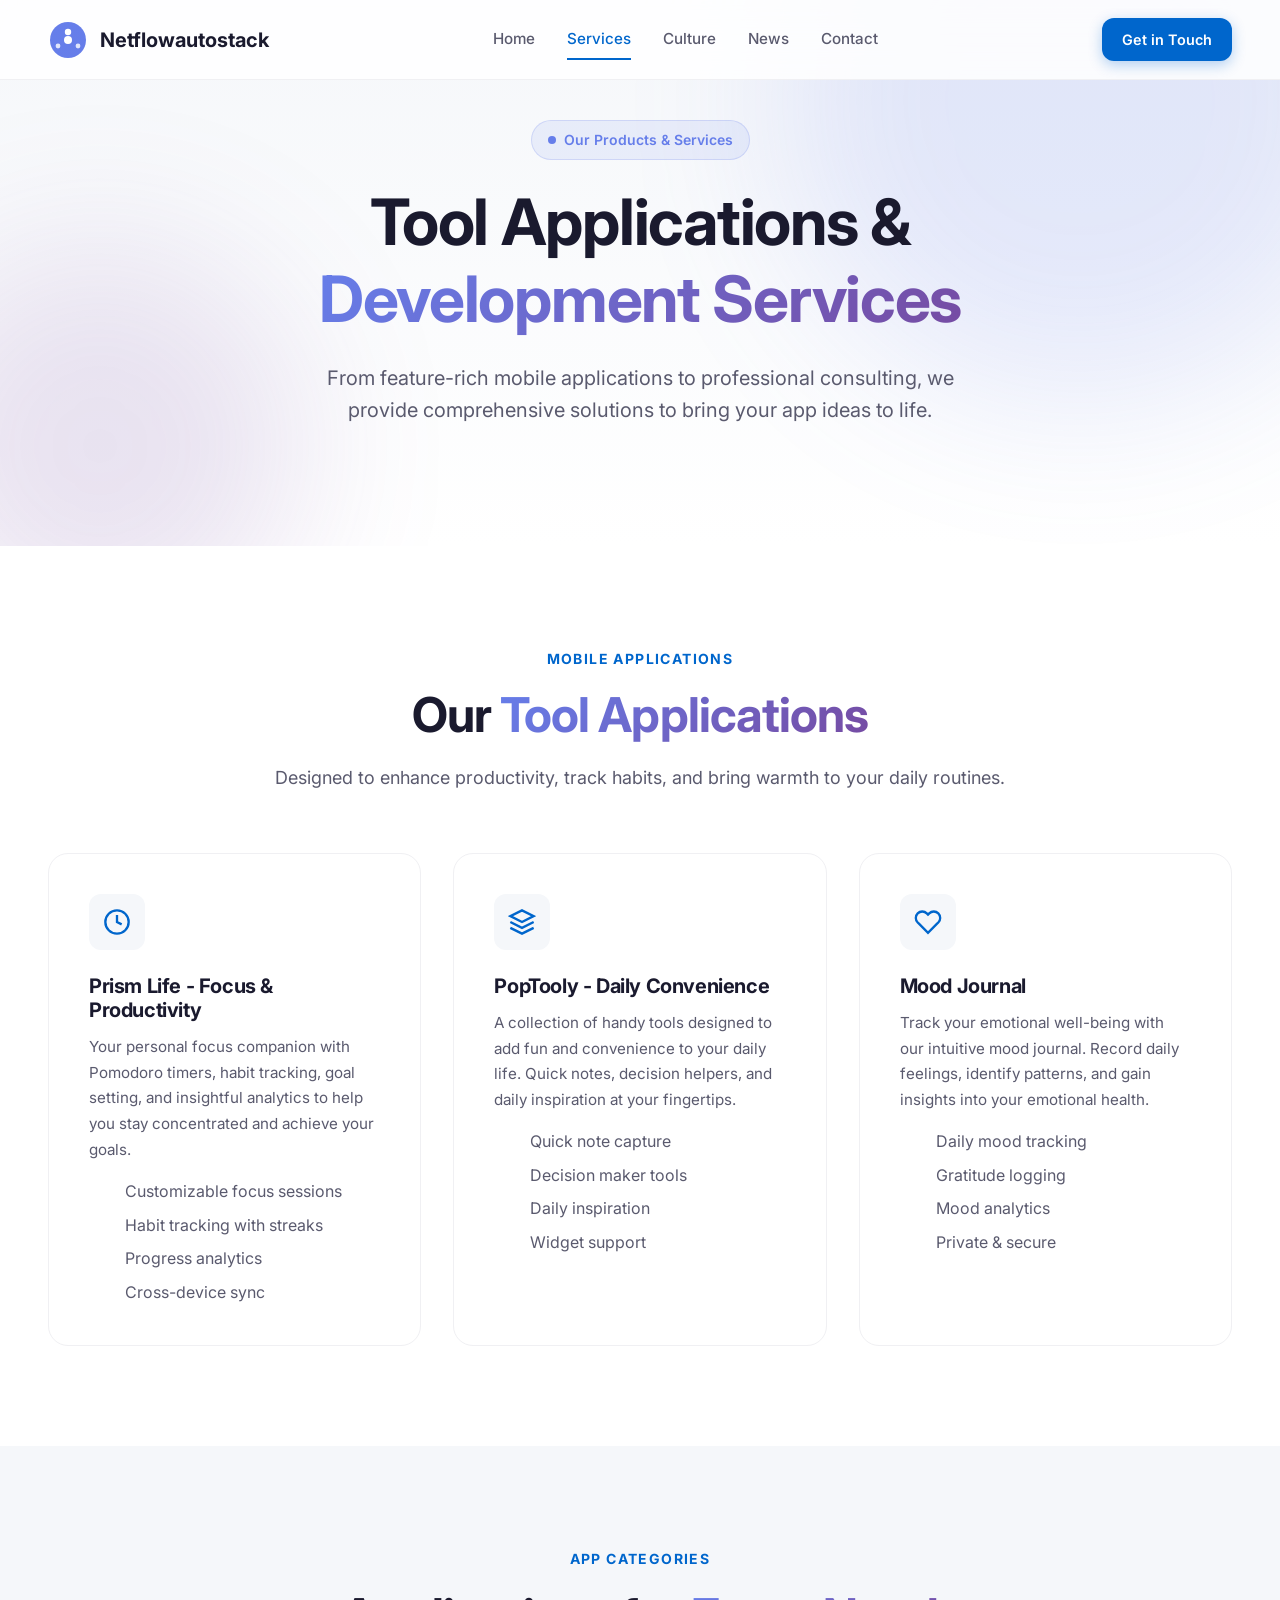
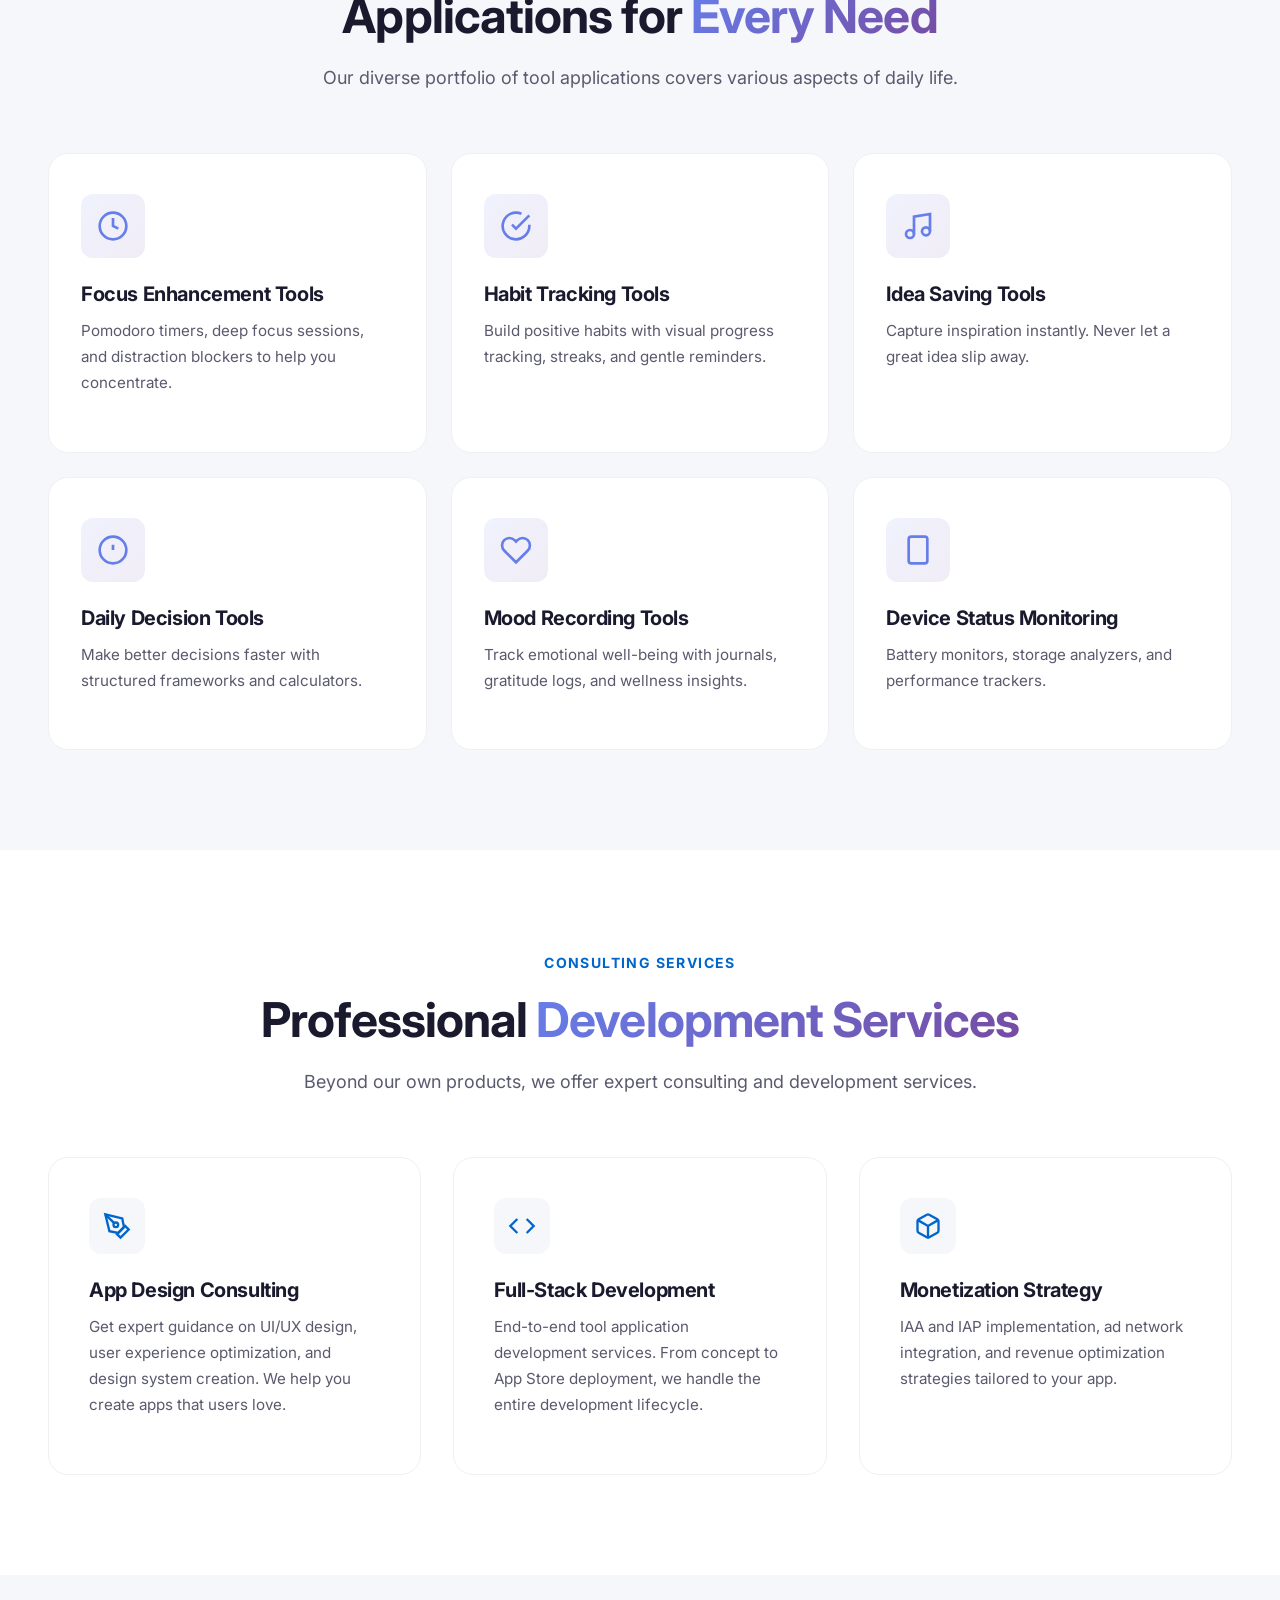
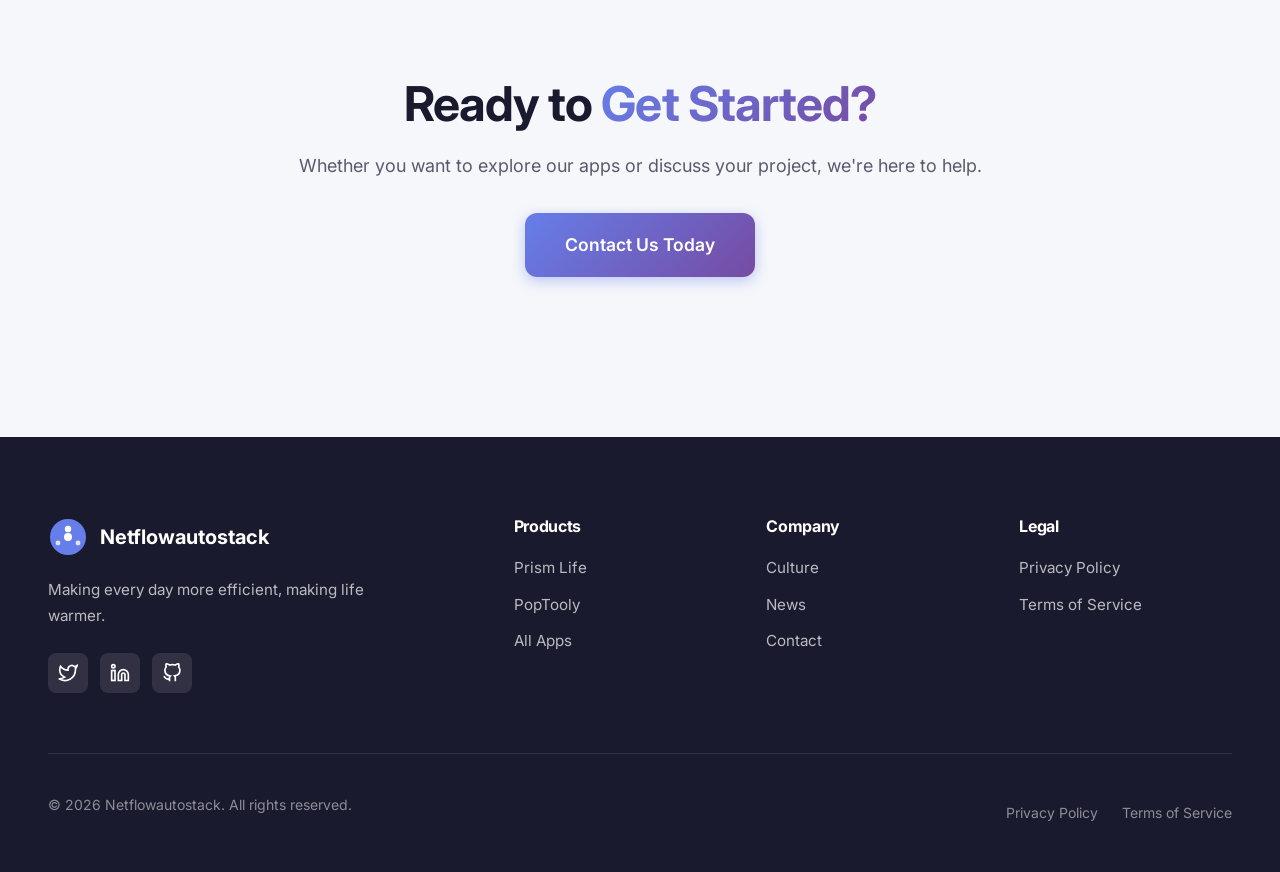
<file: services.html>
<!DOCTYPE html>
<html lang="en">
<head>
    <meta charset="UTF-8">
    <meta name="viewport" content="width=device-width, initial-scale=1.0">
    <meta name="description" content="Netflowautostack Services - Explore our suite of tool applications including Prism Life for focus and productivity, PopTooly for daily convenience, and professional app development consulting services.">
    <meta name="keywords" content="mobile apps, tool applications, productivity apps, focus app, habit tracker, app development services, app design consulting">
    <meta name="author" content="Netflowautostack">
    <meta name="robots" content="index, follow">
    <meta name="theme-color" content="#667eea">
    
    <meta property="og:title" content="Services - Netflowautostack">
    <meta property="og:description" content="Discover our tool applications and professional development services.">
    <meta property="og:type" content="website">
    <meta property="og:url" content="https://netflowautostack.com/services">
    
    <link rel="canonical" href="https://netflowautostack.com/services">
    <title>Services - Netflowautostack | Tool Applications & Development Services</title>
    
    <link rel="preconnect" href="https://fonts.googleapis.com">
    <link rel="preconnect" href="https://fonts.gstatic.com" crossorigin>
    <link href="https://fonts.googleapis.com/css2?family=Inter:wght@400;500;600;700;800&display=swap" rel="stylesheet">
    <link rel="stylesheet" href="css/style.css">
    <link rel="icon" type="image/svg+xml" href="data:image/svg+xml,%3Csvg xmlns='http://www.w3.org/2000/svg' viewBox='0 0 100 100'%3E%3Ccircle cx='50' cy='50' r='45' fill='%23667eea'/%3E%3C/svg%3E">
</head>
<body>
    <header class="header">
        <div class="container header__inner">
            <a href="index.html" class="header__logo" aria-label="Netflowautostack Home">
                <svg width="40" height="40" viewBox="0 0 100 100" fill="none" xmlns="http://www.w3.org/2000/svg">
                    <circle cx="50" cy="50" r="45" fill="url(#logo-gradient)"/>
                    <circle cx="50" cy="30" r="8" fill="white"/>
                    <circle cx="25" cy="65" r="6" fill="white" opacity="0.8"/>
                    <circle cx="75" cy="65" r="6" fill="white" opacity="0.8"/>
                    <circle cx="50" cy="50" r="10" fill="white"/>
                    <defs>
                        <linearGradient id="logo-gradient" x1="0" y1="0" x2="100" y2="100">
                            <stop offset="0%" stop-color="#667eea"/>
                            <stop offset="100%" stop-color="#764ba2"/>
                        </linearGradient>
                    </defs>
                </svg>
                <span>Netflowautostack</span>
            </a>
            <nav class="header__nav" aria-label="Main navigation">
                <a href="index.html" class="header__nav-link">Home</a>
                <a href="services.html" class="header__nav-link active">Services</a>
                <a href="culture.html" class="header__nav-link">Culture</a>
                <a href="news.html" class="header__nav-link">News</a>
                <a href="contact.html" class="header__nav-link">Contact</a>
            </nav>
            <a href="contact.html" class="btn btn--primary btn--sm header__cta">Get in Touch</a>
            <button class="menu-toggle" aria-label="Toggle menu" aria-expanded="false">
                <span></span><span></span><span></span>
            </button>
        </div>
    </header>
    
    <nav class="mobile-nav" aria-label="Mobile navigation">
        <div class="mobile-nav__links">
            <a href="index.html" class="mobile-nav__link">Home</a>
            <a href="services.html" class="mobile-nav__link">Services</a>
            <a href="culture.html" class="mobile-nav__link">Culture</a>
            <a href="news.html" class="mobile-nav__link">News</a>
            <a href="contact.html" class="mobile-nav__link">Contact</a>
        </div>
    </nav>
    
    <main>
        <section class="hero" style="min-height: 60vh;">
            <div class="hero__background">
                <div class="hero__shape hero__shape--1"></div>
                <div class="hero__shape hero__shape--2"></div>
            </div>
            <div class="container">
                <div class="hero__content">
                    <div class="hero__badge">
                        <span class="hero__badge-dot"></span>
                        Our Products & Services
                    </div>
                    <h1 class="hero__title">Tool Applications & <span class="text-gradient">Development Services</span></h1>
                    <p class="hero__subtitle">From feature-rich mobile applications to professional consulting, we provide comprehensive solutions to bring your app ideas to life.</p>
                </div>
            </div>
        </section>
        
        <section class="section" aria-labelledby="apps-title">
            <div class="container">
                <div class="section__header animate-on-scroll">
                    <span class="section__label">Mobile Applications</span>
                    <h2 class="section__title" id="apps-title">Our <span class="text-gradient">Tool Applications</span></h2>
                    <p class="section__desc">Designed to enhance productivity, track habits, and bring warmth to your daily routines.</p>
                </div>
                
                <div class="services-list">
                    <article class="service-card animate-on-scroll animate-delay-1">
                        <div class="service-card__icon">
                            <svg viewBox="0 0 24 24" fill="none" stroke="currentColor" stroke-width="2">
                                <circle cx="12" cy="12" r="10"/>
                                <path d="M12 6v6l4 2"/>
                            </svg>
                        </div>
                        <h3 class="service-card__title">Prism Life - Focus & Productivity</h3>
                        <p class="service-card__desc">Your personal focus companion with Pomodoro timers, habit tracking, goal setting, and insightful analytics to help you stay concentrated and achieve your goals.</p>
                        <ul style="margin-top: 16px; padding-left: 20px; color: var(--text-secondary);">
                            <li style="margin-bottom: 8px; position: relative; padding-left: 16px;">Customizable focus sessions</li>
                            <li style="margin-bottom: 8px; position: relative; padding-left: 16px;">Habit tracking with streaks</li>
                            <li style="margin-bottom: 8px; position: relative; padding-left: 16px;">Progress analytics</li>
                            <li style="position: relative; padding-left: 16px;">Cross-device sync</li>
                        </ul>
                    </article>
                    
                    <article class="service-card animate-on-scroll animate-delay-2">
                        <div class="service-card__icon">
                            <svg viewBox="0 0 24 24" fill="none" stroke="currentColor" stroke-width="2">
                                <path d="M12 2L2 7l10 5 10-5-10-5z"/>
                                <path d="M2 17l10 5 10-5"/>
                                <path d="M2 12l10 5 10-5"/>
                            </svg>
                        </div>
                        <h3 class="service-card__title">PopTooly - Daily Convenience</h3>
                        <p class="service-card__desc">A collection of handy tools designed to add fun and convenience to your daily life. Quick notes, decision helpers, and daily inspiration at your fingertips.</p>
                        <ul style="margin-top: 16px; padding-left: 20px; color: var(--text-secondary);">
                            <li style="margin-bottom: 8px; position: relative; padding-left: 16px;">Quick note capture</li>
                            <li style="margin-bottom: 8px; position: relative; padding-left: 16px;">Decision maker tools</li>
                            <li style="margin-bottom: 8px; position: relative; padding-left: 16px;">Daily inspiration</li>
                            <li style="position: relative; padding-left: 16px;">Widget support</li>
                        </ul>
                    </article>
                    
                    <article class="service-card animate-on-scroll animate-delay-3">
                        <div class="service-card__icon">
                            <svg viewBox="0 0 24 24" fill="none" stroke="currentColor" stroke-width="2">
                                <path d="M20.84 4.61a5.5 5.5 0 0 0-7.78 0L12 5.67l-1.06-1.06a5.5 5.5 0 0 0-7.78 7.78l1.06 1.06L12 21.23l7.78-7.78 1.06-1.06a5.5 5.5 0 0 0 0-7.78z"/>
                            </svg>
                        </div>
                        <h3 class="service-card__title">Mood Journal</h3>
                        <p class="service-card__desc">Track your emotional well-being with our intuitive mood journal. Record daily feelings, identify patterns, and gain insights into your emotional health.</p>
                        <ul style="margin-top: 16px; padding-left: 20px; color: var(--text-secondary);">
                            <li style="margin-bottom: 8px; position: relative; padding-left: 16px;">Daily mood tracking</li>
                            <li style="margin-bottom: 8px; position: relative; padding-left: 16px;">Gratitude logging</li>
                            <li style="margin-bottom: 8px; position: relative; padding-left: 16px;">Mood analytics</li>
                            <li style="position: relative; padding-left: 16px;">Private & secure</li>
                        </ul>
                    </article>
                </div>
            </div>
        </section>
        
        <section class="section section--gray" aria-labelledby="categories-title">
            <div class="container">
                <div class="section__header animate-on-scroll">
                    <span class="section__label">App Categories</span>
                    <h2 class="section__title" id="categories-title">Applications for <span class="text-gradient">Every Need</span></h2>
                    <p class="section__desc">Our diverse portfolio of tool applications covers various aspects of daily life.</p>
                </div>
                
                <div class="features-grid">
                    <article class="feature-card animate-on-scroll animate-delay-1">
                        <div class="feature-card__icon">
                            <svg viewBox="0 0 24 24" fill="none" stroke="currentColor" stroke-width="2">
                                <circle cx="12" cy="12" r="10"/>
                                <path d="M12 6v6l4 2"/>
                            </svg>
                        </div>
                        <h3 class="feature-card__title">Focus Enhancement Tools</h3>
                        <p class="feature-card__desc">Pomodoro timers, deep focus sessions, and distraction blockers to help you concentrate.</p>
                    </article>
                    
                    <article class="feature-card animate-on-scroll animate-delay-2">
                        <div class="feature-card__icon">
                            <svg viewBox="0 0 24 24" fill="none" stroke="currentColor" stroke-width="2">
                                <path d="M22 11.08V12a10 10 0 1 1-5.93-9.14"/>
                                <polyline points="22 4 12 14.01 9 11.01"/>
                            </svg>
                        </div>
                        <h3 class="feature-card__title">Habit Tracking Tools</h3>
                        <p class="feature-card__desc">Build positive habits with visual progress tracking, streaks, and gentle reminders.</p>
                    </article>
                    
                    <article class="feature-card animate-on-scroll animate-delay-3">
                        <div class="feature-card__icon">
                            <svg viewBox="0 0 24 24" fill="none" stroke="currentColor" stroke-width="2">
                                <path d="M9 18V5l12-2v13"/>
                                <circle cx="6" cy="18" r="3"/>
                                <circle cx="18" cy="16" r="3"/>
                            </svg>
                        </div>
                        <h3 class="feature-card__title">Idea Saving Tools</h3>
                        <p class="feature-card__desc">Capture inspiration instantly. Never let a great idea slip away.</p>
                    </article>
                    
                    <article class="feature-card animate-on-scroll animate-delay-4">
                        <div class="feature-card__icon">
                            <svg viewBox="0 0 24 24" fill="none" stroke="currentColor" stroke-width="2">
                                <circle cx="12" cy="12" r="10"/>
                                <line x1="12" y1="8" x2="12" y2="12"/>
                                <line x1="12" y1="16" x2="12.01" y2="16"/>
                            </svg>
                        </div>
                        <h3 class="feature-card__title">Daily Decision Tools</h3>
                        <p class="feature-card__desc">Make better decisions faster with structured frameworks and calculators.</p>
                    </article>
                    
                    <article class="feature-card animate-on-scroll animate-delay-5">
                        <div class="feature-card__icon">
                            <svg viewBox="0 0 24 24" fill="none" stroke="currentColor" stroke-width="2">
                                <path d="M20.84 4.61a5.5 5.5 0 0 0-7.78 0L12 5.67l-1.06-1.06a5.5 5.5 0 0 0-7.78 7.78l1.06 1.06L12 21.23l7.78-7.78 1.06-1.06a5.5 5.5 0 0 0 0-7.78z"/>
                            </svg>
                        </div>
                        <h3 class="feature-card__title">Mood Recording Tools</h3>
                        <p class="feature-card__desc">Track emotional well-being with journals, gratitude logs, and wellness insights.</p>
                    </article>
                    
                    <article class="feature-card animate-on-scroll animate-delay-6">
                        <div class="feature-card__icon">
                            <svg viewBox="0 0 24 24" fill="none" stroke="currentColor" stroke-width="2">
                                <rect x="5" y="2" width="14" height="20" rx="2" ry="2"/>
                                <line x1="12" y1="18" x2="12.01" y2="18"/>
                            </svg>
                        </div>
                        <h3 class="feature-card__title">Device Status Monitoring</h3>
                        <p class="feature-card__desc">Battery monitors, storage analyzers, and performance trackers.</p>
                    </article>
                </div>
            </div>
        </section>
        
        <section class="section" aria-labelledby="consulting-title">
            <div class="container">
                <div class="section__header animate-on-scroll">
                    <span class="section__label">Consulting Services</span>
                    <h2 class="section__title" id="consulting-title">Professional <span class="text-gradient">Development Services</span></h2>
                    <p class="section__desc">Beyond our own products, we offer expert consulting and development services.</p>
                </div>
                
                <div class="services-list">
                    <article class="service-card animate-on-scroll animate-delay-1">
                        <div class="service-card__icon">
                            <svg viewBox="0 0 24 24" fill="none" stroke="currentColor" stroke-width="2">
                                <path d="M12 19l7-7 3 3-7 7-3-3z"/>
                                <path d="M18 13l-1.5-7.5L2 2l3.5 14.5L13 18l5-5z"/>
                                <path d="M2 2l7.586 7.586"/>
                                <circle cx="11" cy="11" r="2"/>
                            </svg>
                        </div>
                        <h3 class="service-card__title">App Design Consulting</h3>
                        <p class="service-card__desc">Get expert guidance on UI/UX design, user experience optimization, and design system creation. We help you create apps that users love.</p>
                    </article>
                    
                    <article class="service-card animate-on-scroll animate-delay-2">
                        <div class="service-card__icon">
                            <svg viewBox="0 0 24 24" fill="none" stroke="currentColor" stroke-width="2">
                                <polyline points="16 18 22 12 16 6"/>
                                <polyline points="8 6 2 12 8 18"/>
                            </svg>
                        </div>
                        <h3 class="service-card__title">Full-Stack Development</h3>
                        <p class="service-card__desc">End-to-end tool application development services. From concept to App Store deployment, we handle the entire development lifecycle.</p>
                    </article>
                    
                    <article class="service-card animate-on-scroll animate-delay-3">
                        <div class="service-card__icon">
                            <svg viewBox="0 0 24 24" fill="none" stroke="currentColor" stroke-width="2">
                                <path d="M21 16V8a2 2 0 0 0-1-1.73l-7-4a2 2 0 0 0-2 0l-7 4A2 2 0 0 0 3 8v8a2 2 0 0 0 1 1.73l7 4a2 2 0 0 0 2 0l7-4A2 2 0 0 0 21 16z"/>
                                <polyline points="3.27 6.96 12 12.01 20.73 6.96"/>
                                <line x1="12" y1="22.08" x2="12" y2="12"/>
                            </svg>
                        </div>
                        <h3 class="service-card__title">Monetization Strategy</h3>
                        <p class="service-card__desc">IAA and IAP implementation, ad network integration, and revenue optimization strategies tailored to your app.</p>
                    </article>
                </div>
            </div>
        </section>
        
        <section class="section section--gray">
            <div class="container">
                <div class="section__header animate-on-scroll">
                    <h2 class="section__title">Ready to <span class="text-gradient">Get Started?</span></h2>
                    <p class="section__desc">Whether you want to explore our apps or discuss your project, we're here to help.</p>
                    <div style="margin-top: 32px;">
                        <a href="contact.html" class="btn btn--gradient btn--lg">Contact Us Today</a>
                    </div>
                </div>
            </div>
        </section>
    </main>
    
    <footer class="footer">
        <div class="container">
            <div class="footer__top">
                <div class="footer__brand">
                    <div class="footer__logo">
                        <svg width="40" height="40" viewBox="0 0 100 100" fill="none">
                            <circle cx="50" cy="50" r="45" fill="url(#footer-gradient)"/>
                            <circle cx="50" cy="30" r="8" fill="white"/>
                            <circle cx="25" cy="65" r="6" fill="white" opacity="0.8"/>
                            <circle cx="75" cy="65" r="6" fill="white" opacity="0.8"/>
                            <circle cx="50" cy="50" r="10" fill="white"/>
                            <defs>
                                <linearGradient id="footer-gradient" x1="0" y1="0" x2="100" y2="100">
                                    <stop offset="0%" stop-color="#667eea"/>
                                    <stop offset="100%" stop-color="#764ba2"/>
                                </linearGradient>
                            </defs>
                        </svg>
                        <span>Netflowautostack</span>
                    </div>
                    <p class="footer__desc">Making every day more efficient, making life warmer.</p>
                    <div class="footer__social">
                        <a href="#" class="footer__social-link" aria-label="Twitter"><svg viewBox="0 0 24 24" fill="none" stroke="currentColor" stroke-width="2"><path d="M23 3a10.9 10.9 0 0 1-3.14 1.53 4.48 4.48 0 0 0-7.86 3v1A10.66 10.66 0 0 1 3 4s-4 9 5 13a11.64 11.64 0 0 1-7 2c9 5 20 0 20-11.5a4.5 4.5 0 0 0-.08-.83A7.72 7.72 0 0 0 23 3z"/></svg></a>
                        <a href="#" class="footer__social-link" aria-label="LinkedIn"><svg viewBox="0 0 24 24" fill="none" stroke="currentColor" stroke-width="2"><path d="M16 8a6 6 0 0 1 6 6v7h-4v-7a2 2 0 0 0-2-2 2 2 0 0 0-2 2v7h-4v-7a6 6 0 0 1 6-6z"/><rect x="2" y="9" width="4" height="12"/><circle cx="4" cy="4" r="2"/></svg></a>
                        <a href="#" class="footer__social-link" aria-label="GitHub"><svg viewBox="0 0 24 24" fill="none" stroke="currentColor" stroke-width="2"><path d="M9 19c-5 1.5-5-2.5-7-3m14 6v-3.87a3.37 3.37 0 0 0-.94-2.61c3.14-.35 6.44-1.54 6.44-7A5.44 5.44 0 0 0 20 4.77 5.07 5.07 0 0 0 19.91 1S18.73.65 16 2.48a13.38 13.38 0 0 0-7 0C6.27.65 5.09 1 5.09 1A5.07 5.07 0 0 0 5 4.77a5.44 5.44 0 0 0-1.5 3.78c0 5.42 3.3 6.61 6.44 7A3.37 3.37 0 0 0 9 18.13V22"/></svg></a>
                    </div>
                </div>
                <div class="footer__column">
                    <h4>Products</h4>
                    <nav class="footer__links">
                        <a href="services.html" class="footer__link">Prism Life</a>
                        <a href="services.html" class="footer__link">PopTooly</a>
                        <a href="services.html" class="footer__link">All Apps</a>
                    </nav>
                </div>
                <div class="footer__column">
                    <h4>Company</h4>
                    <nav class="footer__links">
                        <a href="culture.html" class="footer__link">Culture</a>
                        <a href="news.html" class="footer__link">News</a>
                        <a href="contact.html" class="footer__link">Contact</a>
                    </nav>
                </div>
                <div class="footer__column">
                    <h4>Legal</h4>
                    <nav class="footer__links">
                        <a href="privacy.html" class="footer__link">Privacy Policy</a>
                        <a href="terms.html" class="footer__link">Terms of Service</a>
                    </nav>
                </div>
            </div>
            <div class="footer__bottom">
                <p class="footer__copyright">© 2026 Netflowautostack. All rights reserved.</p>
                <nav class="footer__legal">
                    <a href="privacy.html" class="footer__legal-link">Privacy Policy</a>
                    <a href="terms.html" class="footer__legal-link">Terms of Service</a>
                </nav>
            </div>
        </div>
    </footer>
    <script src="js/main.js"></script>
</body>
</html>
</file>
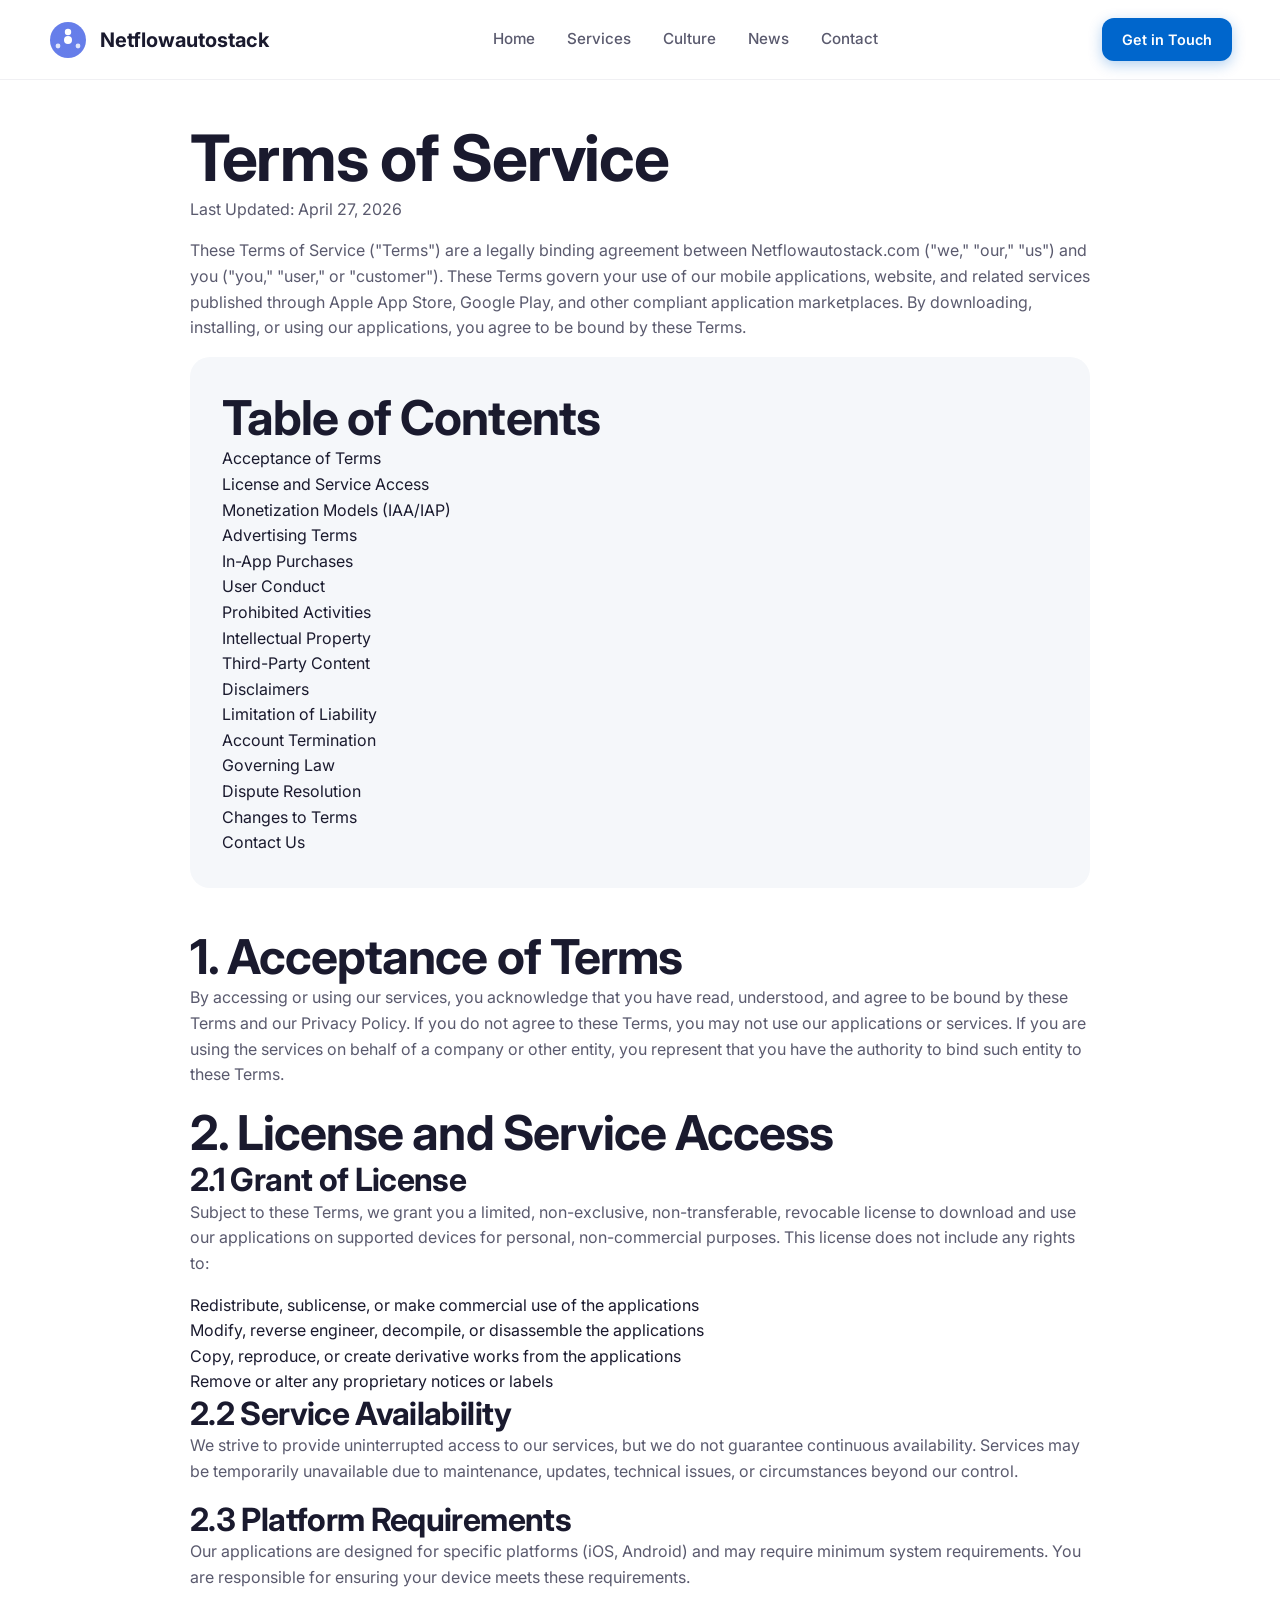
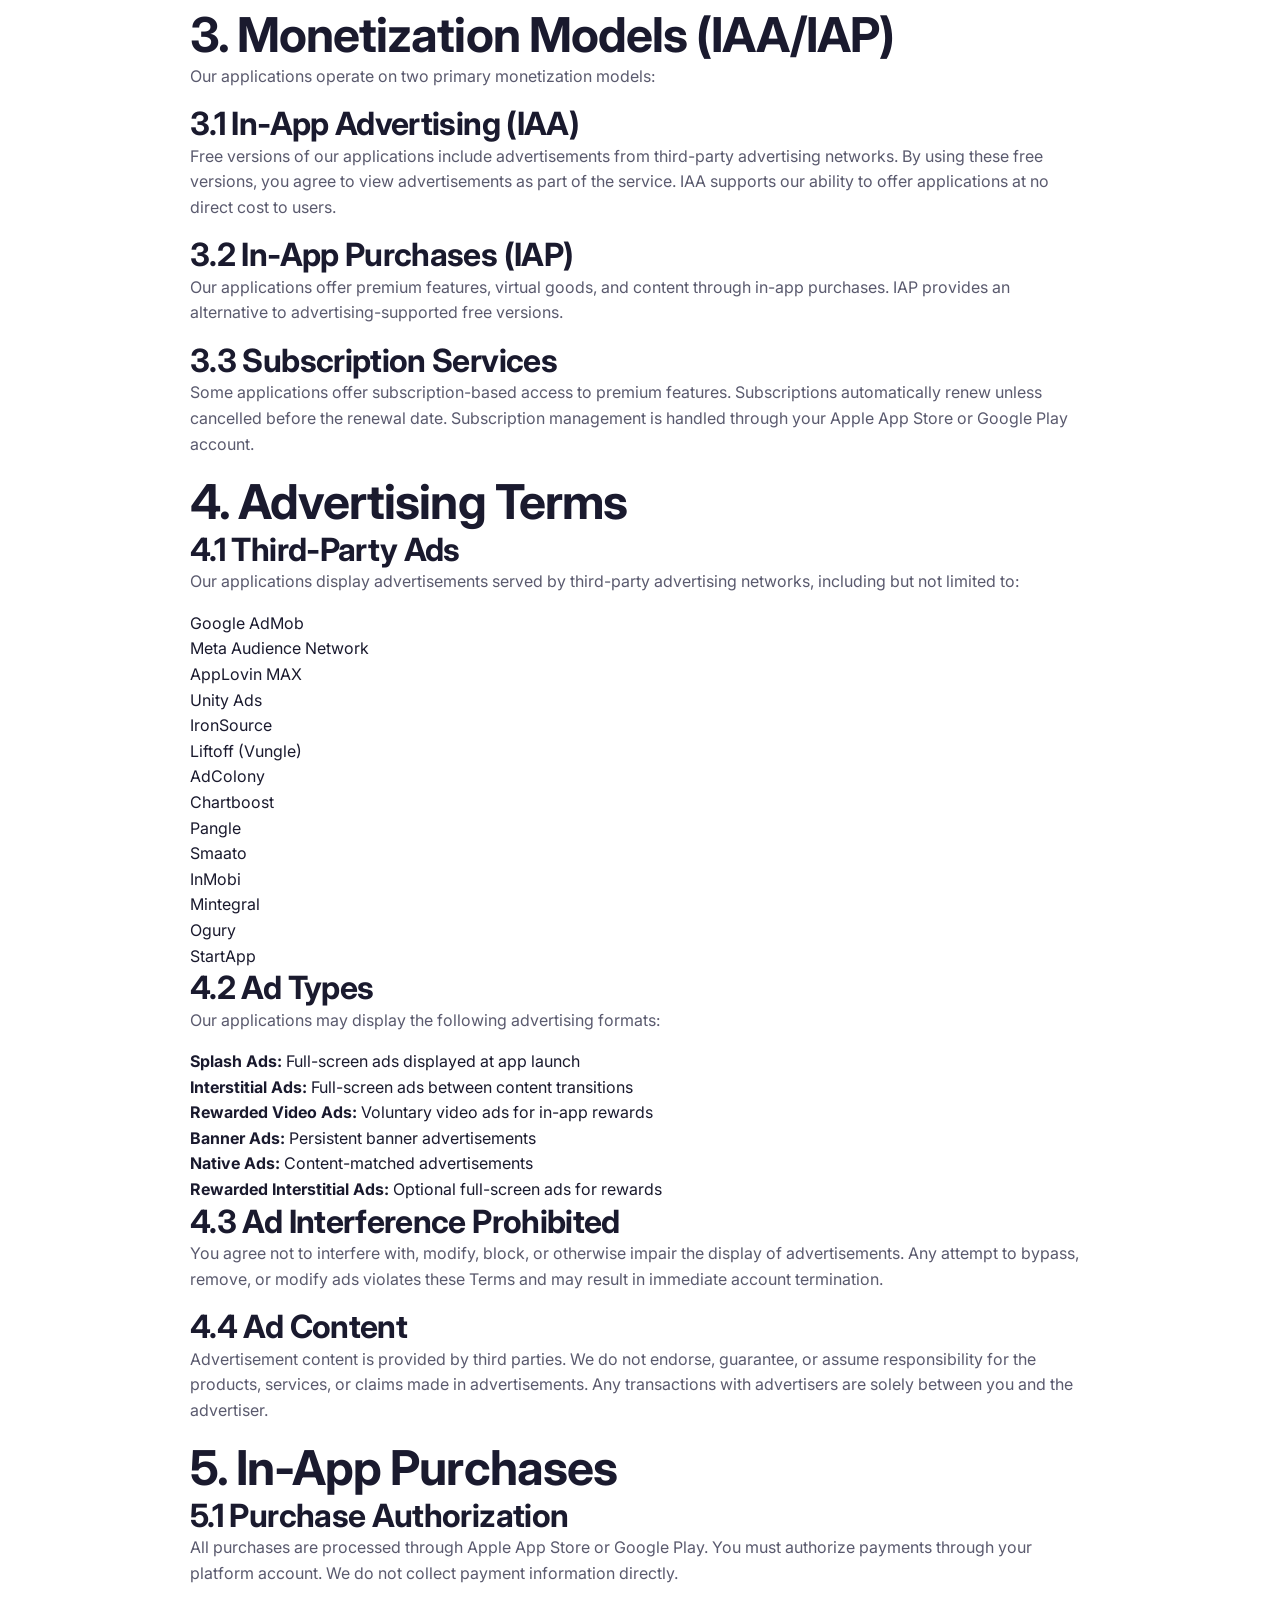
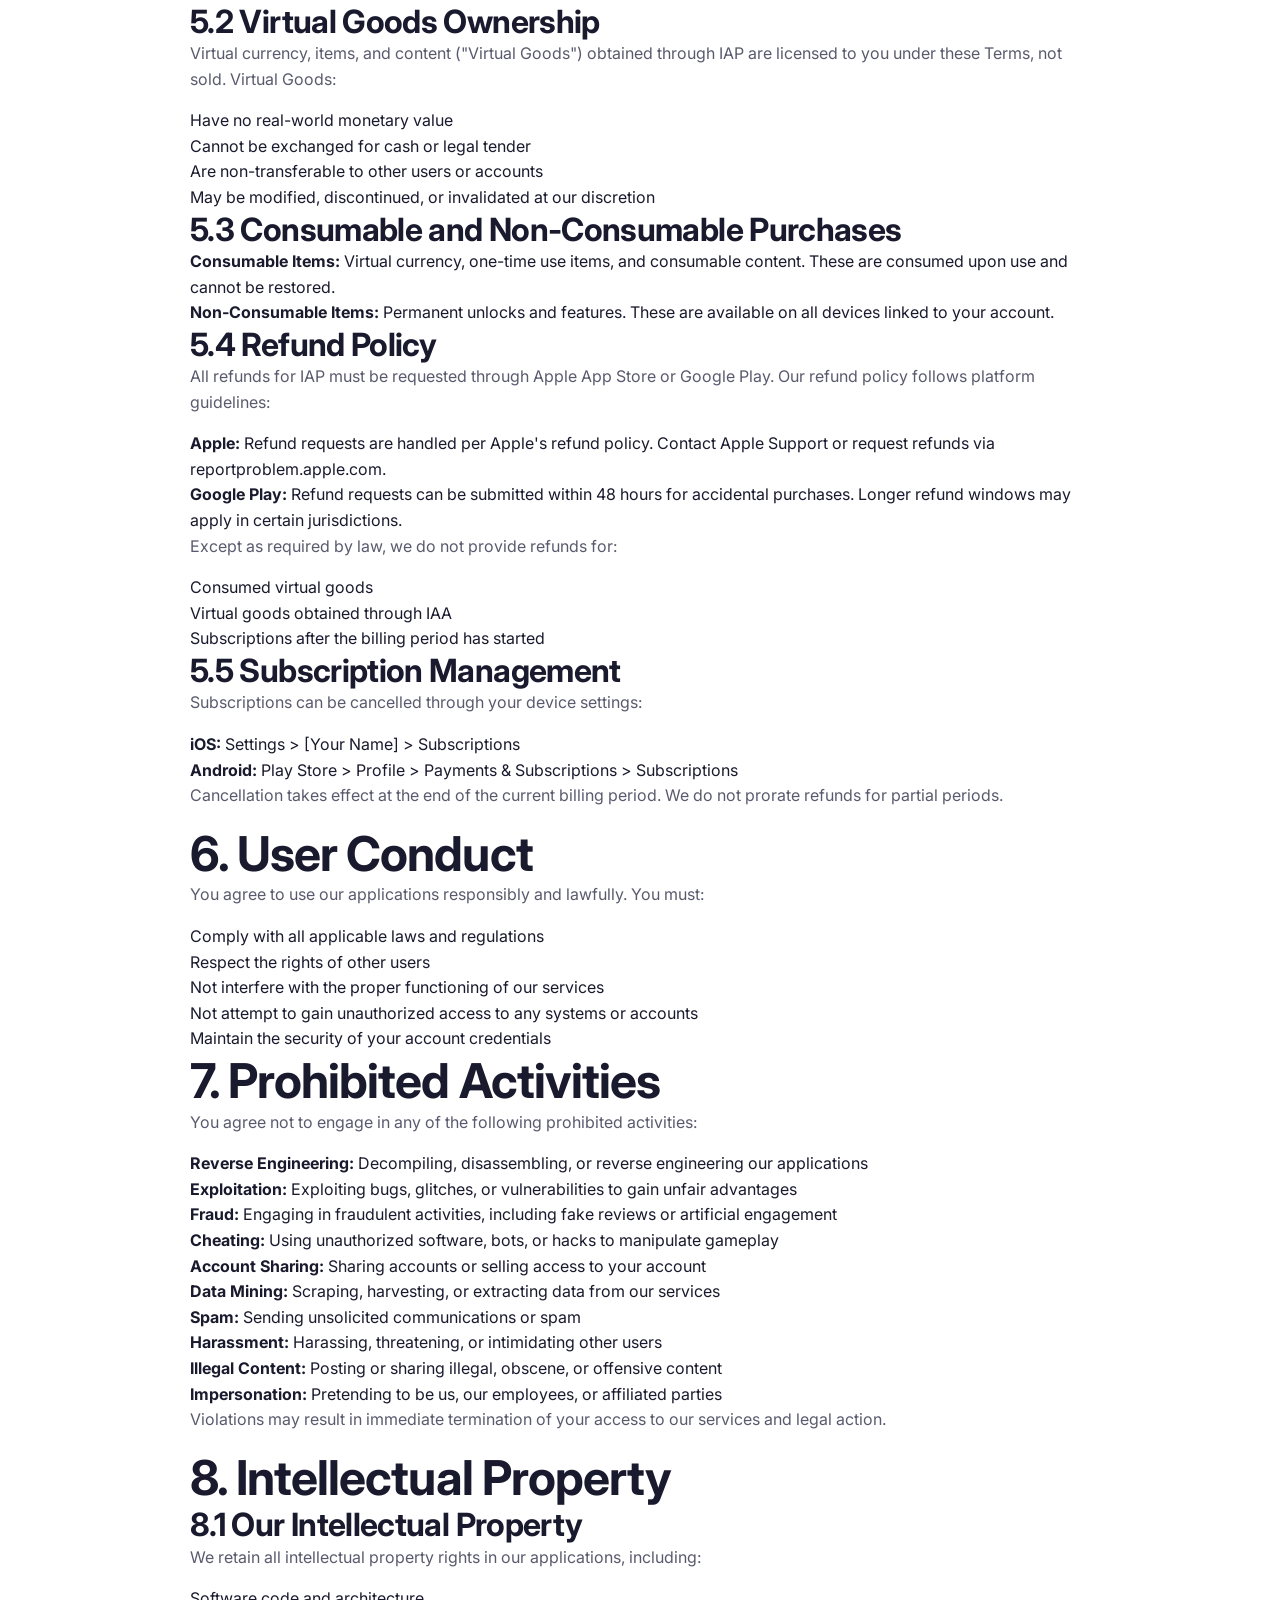
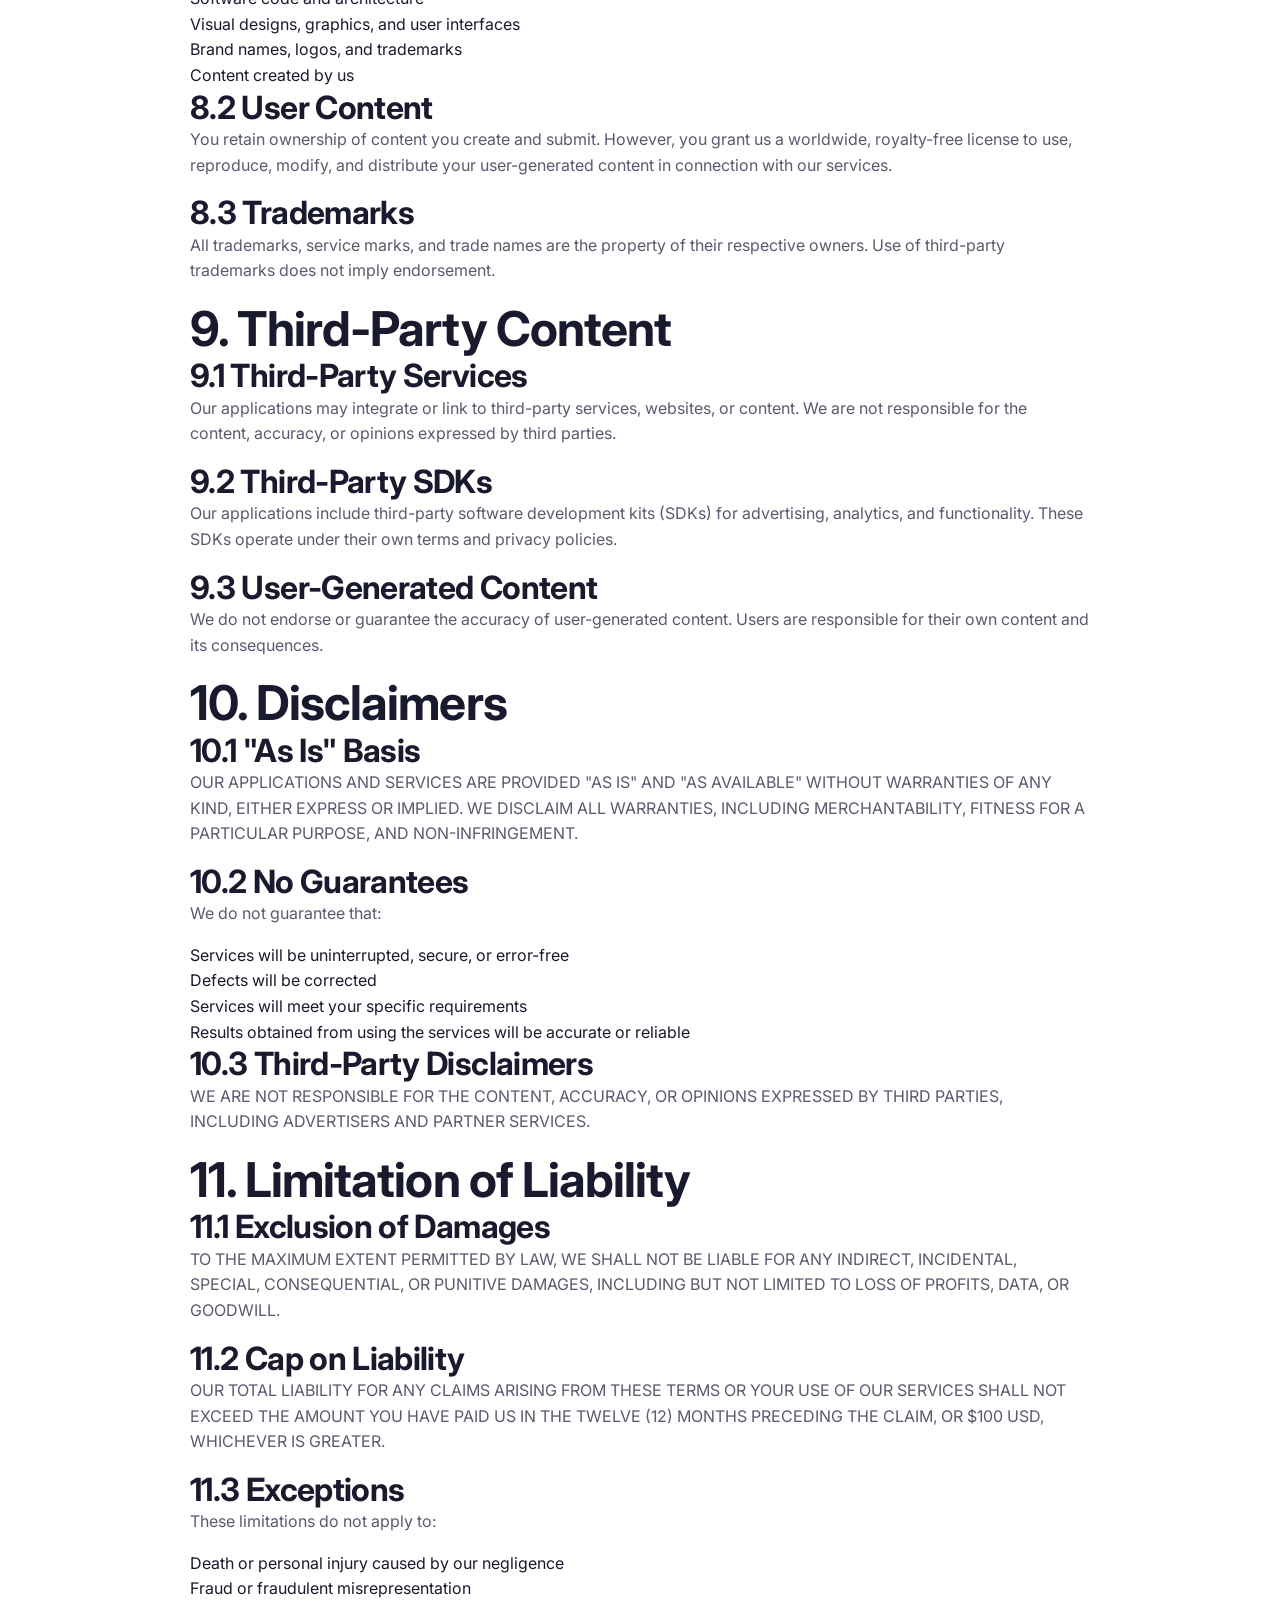
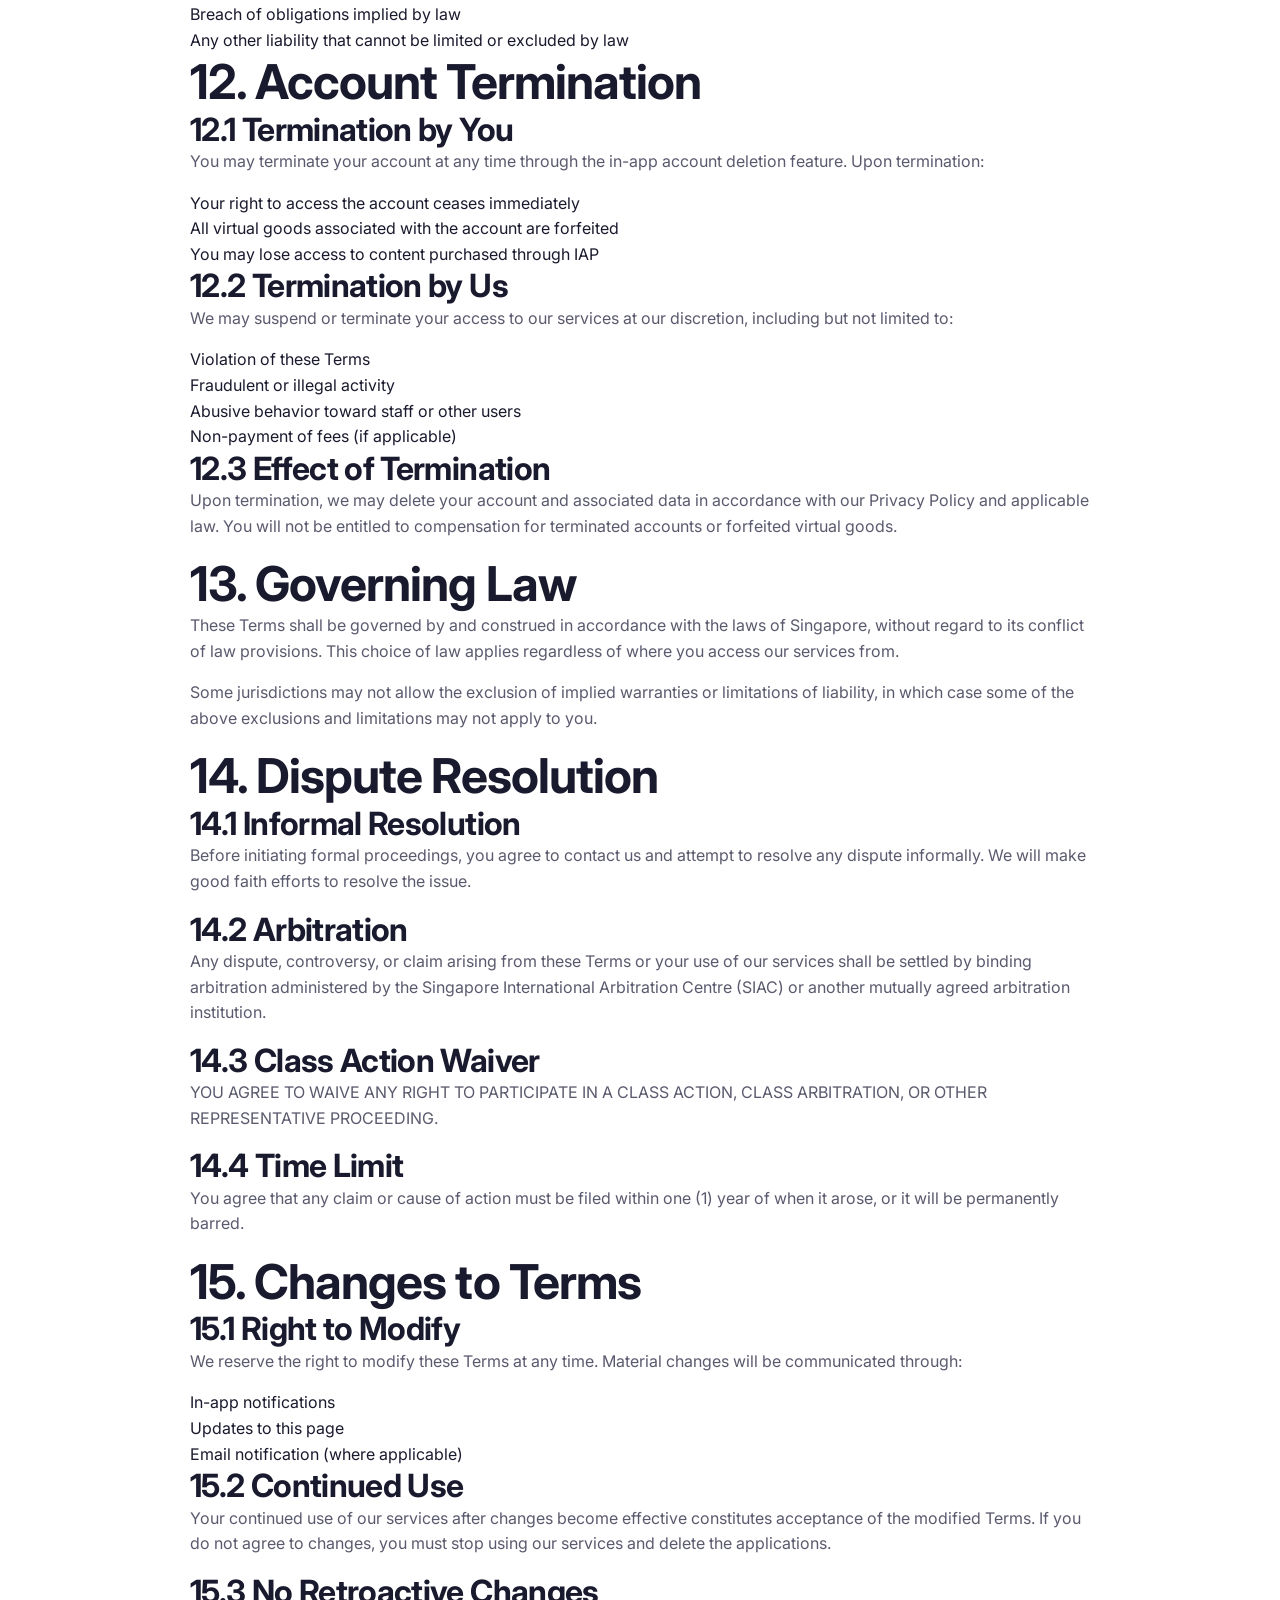
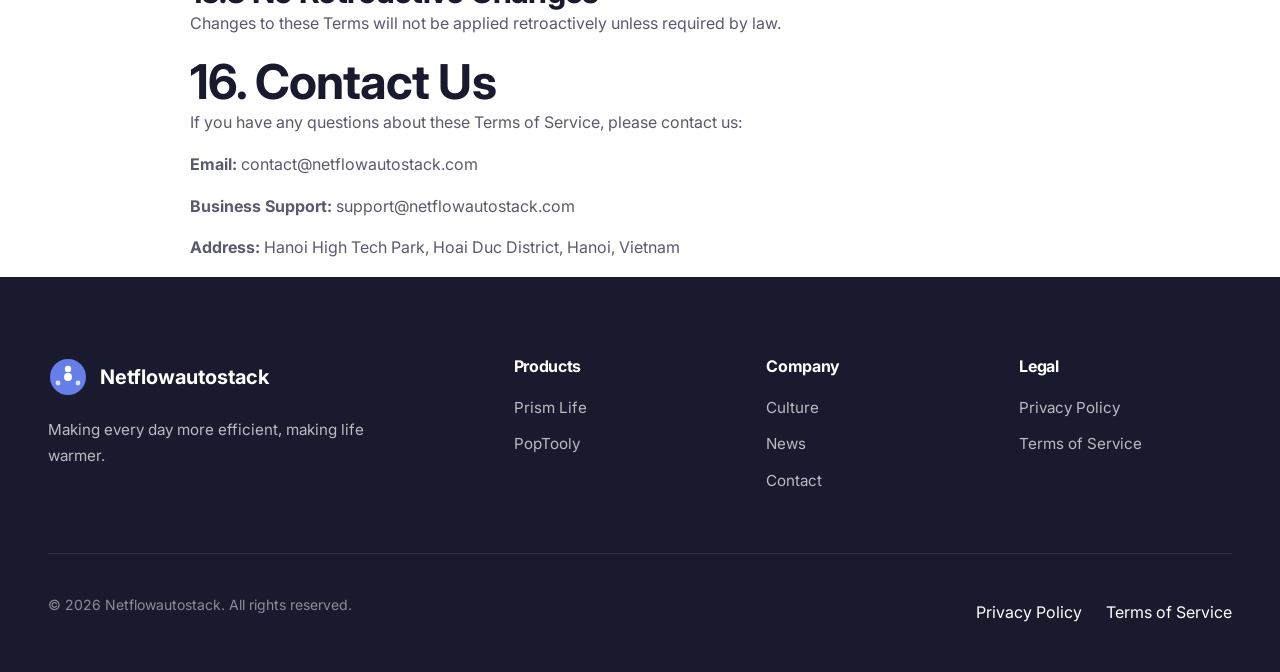
<file: terms.html>
<!DOCTYPE html>
<html lang="en">
<head>
    <meta charset="UTF-8">
    <meta name="viewport" content="width=device-width, initial-scale=1.0">
    <meta name="description" content="Netflowautostack Terms of Service - Complete terms governing the use of our applications, including IAA/IAP monetization policies, user conduct, and legal provisions.">
    <meta name="robots" content="index, follow">
    <link rel="canonical" href="https://netflowautostack.com/terms">
    <title>Terms of Service - Netflowautostack | User Agreement</title>
    <link rel="preconnect" href="https://fonts.googleapis.com">
    <link href="https://fonts.googleapis.com/css2?family=Inter:wght@400;500;600;700;800&display=swap" rel="stylesheet">
    <link rel="stylesheet" href="css/style.css">
</head>
<body>
    <header class="header header--transparent">
        <div class="container header__inner">
            <a href="index.html" class="header__logo"><svg width="40" height="40" viewBox="0 0 100 100"><circle cx="50" cy="50" r="45" fill="url(#lg)"/><circle cx="50" cy="30" r="8" fill="white"/><circle cx="25" cy="65" r="6" fill="white" opacity="0.8"/><circle cx="75" cy="65" r="6" fill="white" opacity="0.8"/><circle cx="50" cy="50" r="10" fill="white"/><defs><linearGradient id="lg" x1="0" y1="0" x2="100" y2="100"><stop offset="0%" stop-color="#667eea"/><stop offset="100%" stop-color="#764ba2"/></linearGradient></defs></svg><span>Netflowautostack</span></a>
            <nav class="header__nav"><a href="index.html" class="header__nav-link">Home</a><a href="services.html" class="header__nav-link">Services</a><a href="culture.html" class="header__nav-link">Culture</a><a href="news.html" class="header__nav-link">News</a><a href="contact.html" class="header__nav-link">Contact</a></nav>
            <a href="contact.html" class="btn btn--primary btn--sm">Get in Touch</a>
            <button class="menu-toggle"><span></span><span></span><span></span></button>
        </div>
    </header>
    <nav class="mobile-nav"><div class="mobile-nav__links"><a href="index.html" class="mobile-nav__link">Home</a><a href="services.html" class="mobile-nav__link">Services</a><a href="culture.html" class="mobile-nav__link">Culture</a><a href="news.html" class="mobile-nav__link">News</a><a href="contact.html" class="mobile-nav__link">Contact</a></div></nav>
    <main class="legal-page">
        <div class="container">
            <div class="legal-content">
                <h1>Terms of Service</h1>
                <p class="legal-meta">Last Updated: April 27, 2026</p>
                <p class="legal-intro">These Terms of Service ("Terms") are a legally binding agreement between Netflowautostack.com ("we," "our," "us") and you ("you," "user," or "customer"). These Terms govern your use of our mobile applications, website, and related services published through Apple App Store, Google Play, and other compliant application marketplaces. By downloading, installing, or using our applications, you agree to be bound by these Terms.</p>
                
                <nav class="legal-toc">
                    <h2>Table of Contents</h2>
                    <ol>
                        <li><a href="#acceptance">Acceptance of Terms</a></li>
                        <li><a href="#license">License and Service Access</a></li>
                        <li><a href="#monetization">Monetization Models (IAA/IAP)</a></li>
                        <li><a href="#advertising">Advertising Terms</a></li>
                        <li><a href="#in-app-purchases">In-App Purchases</a></li>
                        <li><a href="#user-conduct">User Conduct</a></li>
                        <li><a href="#prohibited">Prohibited Activities</a></li>
                        <li><a href="#intellectual-property">Intellectual Property</a></li>
                        <li><a href="#third-party">Third-Party Content</a></li>
                        <li><a href="#disclaimer">Disclaimers</a></li>
                        <li><a href="#limitation">Limitation of Liability</a></li>
                        <li><a href="#account">Account Termination</a></li>
                        <li><a href="#governing-law">Governing Law</a></li>
                        <li><a href="#disputes">Dispute Resolution</a></li>
                        <li><a href="#changes">Changes to Terms</a></li>
                        <li><a href="#contact">Contact Us</a></li>
                    </ol>
                </nav>
                
                <section id="acceptance">
                    <h2>1. Acceptance of Terms</h2>
                    <p>By accessing or using our services, you acknowledge that you have read, understood, and agree to be bound by these Terms and our Privacy Policy. If you do not agree to these Terms, you may not use our applications or services. If you are using the services on behalf of a company or other entity, you represent that you have the authority to bind such entity to these Terms.</p>
                </section>
                
                <section id="license">
                    <h2>2. License and Service Access</h2>
                    <h3>2.1 Grant of License</h3>
                    <p>Subject to these Terms, we grant you a limited, non-exclusive, non-transferable, revocable license to download and use our applications on supported devices for personal, non-commercial purposes. This license does not include any rights to:</p>
                    <ul>
                        <li>Redistribute, sublicense, or make commercial use of the applications</li>
                        <li>Modify, reverse engineer, decompile, or disassemble the applications</li>
                        <li>Copy, reproduce, or create derivative works from the applications</li>
                        <li>Remove or alter any proprietary notices or labels</li>
                    </ul>
                    
                    <h3>2.2 Service Availability</h3>
                    <p>We strive to provide uninterrupted access to our services, but we do not guarantee continuous availability. Services may be temporarily unavailable due to maintenance, updates, technical issues, or circumstances beyond our control.</p>
                    
                    <h3>2.3 Platform Requirements</h3>
                    <p>Our applications are designed for specific platforms (iOS, Android) and may require minimum system requirements. You are responsible for ensuring your device meets these requirements.</p>
                </section>
                
                <section id="monetization">
                    <h2>3. Monetization Models (IAA/IAP)</h2>
                    <p>Our applications operate on two primary monetization models:</p>
                    
                    <h3>3.1 In-App Advertising (IAA)</h3>
                    <p>Free versions of our applications include advertisements from third-party advertising networks. By using these free versions, you agree to view advertisements as part of the service. IAA supports our ability to offer applications at no direct cost to users.</p>
                    
                    <h3>3.2 In-App Purchases (IAP)</h3>
                    <p>Our applications offer premium features, virtual goods, and content through in-app purchases. IAP provides an alternative to advertising-supported free versions.</p>
                    
                    <h3>3.3 Subscription Services</h3>
                    <p>Some applications offer subscription-based access to premium features. Subscriptions automatically renew unless cancelled before the renewal date. Subscription management is handled through your Apple App Store or Google Play account.</p>
                </section>
                
                <section id="advertising">
                    <h2>4. Advertising Terms</h2>
                    <h3>4.1 Third-Party Ads</h3>
                    <p>Our applications display advertisements served by third-party advertising networks, including but not limited to:</p>
                    <ul>
                        <li>Google AdMob</li>
                        <li>Meta Audience Network</li>
                        <li>AppLovin MAX</li>
                        <li>Unity Ads</li>
                        <li>IronSource</li>
                        <li>Liftoff (Vungle)</li>
                        <li>AdColony</li>
                        <li>Chartboost</li>
                        <li>Pangle</li>
                        <li>Smaato</li>
                        <li>InMobi</li>
                        <li>Mintegral</li>
                        <li>Ogury</li>
                        <li>StartApp</li>
                    </ul>
                    
                    <h3>4.2 Ad Types</h3>
                    <p>Our applications may display the following advertising formats:</p>
                    <ul>
                        <li><strong>Splash Ads:</strong> Full-screen ads displayed at app launch</li>
                        <li><strong>Interstitial Ads:</strong> Full-screen ads between content transitions</li>
                        <li><strong>Rewarded Video Ads:</strong> Voluntary video ads for in-app rewards</li>
                        <li><strong>Banner Ads:</strong> Persistent banner advertisements</li>
                        <li><strong>Native Ads:</strong> Content-matched advertisements</li>
                        <li><strong>Rewarded Interstitial Ads:</strong> Optional full-screen ads for rewards</li>
                    </ul>
                    
                    <h3>4.3 Ad Interference Prohibited</h3>
                    <p>You agree not to interfere with, modify, block, or otherwise impair the display of advertisements. Any attempt to bypass, remove, or modify ads violates these Terms and may result in immediate account termination.</p>
                    
                    <h3>4.4 Ad Content</h3>
                    <p>Advertisement content is provided by third parties. We do not endorse, guarantee, or assume responsibility for the products, services, or claims made in advertisements. Any transactions with advertisers are solely between you and the advertiser.</p>
                </section>
                
                <section id="in-app-purchases">
                    <h2>5. In-App Purchases</h2>
                    <h3>5.1 Purchase Authorization</h3>
                    <p>All purchases are processed through Apple App Store or Google Play. You must authorize payments through your platform account. We do not collect payment information directly.</p>
                    
                    <h3>5.2 Virtual Goods Ownership</h3>
                    <p>Virtual currency, items, and content ("Virtual Goods") obtained through IAP are licensed to you under these Terms, not sold. Virtual Goods:</p>
                    <ul>
                        <li>Have no real-world monetary value</li>
                        <li>Cannot be exchanged for cash or legal tender</li>
                        <li>Are non-transferable to other users or accounts</li>
                        <li>May be modified, discontinued, or invalidated at our discretion</li>
                    </ul>
                    
                    <h3>5.3 Consumable and Non-Consumable Purchases</h3>
                    <ul>
                        <li><strong>Consumable Items:</strong> Virtual currency, one-time use items, and consumable content. These are consumed upon use and cannot be restored.</li>
                        <li><strong>Non-Consumable Items:</strong> Permanent unlocks and features. These are available on all devices linked to your account.</li>
                    </ul>
                    
                    <h3>5.4 Refund Policy</h3>
                    <p>All refunds for IAP must be requested through Apple App Store or Google Play. Our refund policy follows platform guidelines:</p>
                    <ul>
                        <li><strong>Apple:</strong> Refund requests are handled per Apple's refund policy. Contact Apple Support or request refunds via reportproblem.apple.com.</li>
                        <li><strong>Google Play:</strong> Refund requests can be submitted within 48 hours for accidental purchases. Longer refund windows may apply in certain jurisdictions.</li>
                    </ul>
                    <p>Except as required by law, we do not provide refunds for:</p>
                    <ul>
                        <li>Consumed virtual goods</li>
                        <li>Virtual goods obtained through IAA</li>
                        <li>Subscriptions after the billing period has started</li>
                    </ul>
                    
                    <h3>5.5 Subscription Management</h3>
                    <p>Subscriptions can be cancelled through your device settings:</p>
                    <ul>
                        <li><strong>iOS:</strong> Settings > [Your Name] > Subscriptions</li>
                        <li><strong>Android:</strong> Play Store > Profile > Payments & Subscriptions > Subscriptions</li>
                    </ul>
                    <p>Cancellation takes effect at the end of the current billing period. We do not prorate refunds for partial periods.</p>
                </section>
                
                <section id="user-conduct">
                    <h2>6. User Conduct</h2>
                    <p>You agree to use our applications responsibly and lawfully. You must:</p>
                    <ul>
                        <li>Comply with all applicable laws and regulations</li>
                        <li>Respect the rights of other users</li>
                        <li>Not interfere with the proper functioning of our services</li>
                        <li>Not attempt to gain unauthorized access to any systems or accounts</li>
                        <li>Maintain the security of your account credentials</li>
                    </ul>
                </section>
                
                <section id="prohibited">
                    <h2>7. Prohibited Activities</h2>
                    <p>You agree not to engage in any of the following prohibited activities:</p>
                    <ul>
                        <li><strong>Reverse Engineering:</strong> Decompiling, disassembling, or reverse engineering our applications</li>
                        <li><strong>Exploitation:</strong> Exploiting bugs, glitches, or vulnerabilities to gain unfair advantages</li>
                        <li><strong>Fraud:</strong> Engaging in fraudulent activities, including fake reviews or artificial engagement</li>
                        <li><strong>Cheating:</strong> Using unauthorized software, bots, or hacks to manipulate gameplay</li>
                        <li><strong>Account Sharing:</strong> Sharing accounts or selling access to your account</li>
                        <li><strong>Data Mining:</strong> Scraping, harvesting, or extracting data from our services</li>
                        <li><strong>Spam:</strong> Sending unsolicited communications or spam</li>
                        <li><strong>Harassment:</strong> Harassing, threatening, or intimidating other users</li>
                        <li><strong>Illegal Content:</strong> Posting or sharing illegal, obscene, or offensive content</li>
                        <li><strong>Impersonation:</strong> Pretending to be us, our employees, or affiliated parties</li>
                    </ul>
                    <p>Violations may result in immediate termination of your access to our services and legal action.</p>
                </section>
                
                <section id="intellectual-property">
                    <h2>8. Intellectual Property</h2>
                    <h3>8.1 Our Intellectual Property</h3>
                    <p>We retain all intellectual property rights in our applications, including:</p>
                    <ul>
                        <li>Software code and architecture</li>
                        <li>Visual designs, graphics, and user interfaces</li>
                        <li>Brand names, logos, and trademarks</li>
                        <li>Content created by us</li>
                    </ul>
                    
                    <h3>8.2 User Content</h3>
                    <p>You retain ownership of content you create and submit. However, you grant us a worldwide, royalty-free license to use, reproduce, modify, and distribute your user-generated content in connection with our services.</p>
                    
                    <h3>8.3 Trademarks</h3>
                    <p>All trademarks, service marks, and trade names are the property of their respective owners. Use of third-party trademarks does not imply endorsement.</p>
                </section>
                
                <section id="third-party">
                    <h2>9. Third-Party Content</h2>
                    <h3>9.1 Third-Party Services</h3>
                    <p>Our applications may integrate or link to third-party services, websites, or content. We are not responsible for the content, accuracy, or opinions expressed by third parties.</p>
                    
                    <h3>9.2 Third-Party SDKs</h3>
                    <p>Our applications include third-party software development kits (SDKs) for advertising, analytics, and functionality. These SDKs operate under their own terms and privacy policies.</p>
                    
                    <h3>9.3 User-Generated Content</h3>
                    <p>We do not endorse or guarantee the accuracy of user-generated content. Users are responsible for their own content and its consequences.</p>
                </section>
                
                <section id="disclaimer">
                    <h2>10. Disclaimers</h2>
                    <h3>10.1 "As Is" Basis</h3>
                    <p>OUR APPLICATIONS AND SERVICES ARE PROVIDED "AS IS" AND "AS AVAILABLE" WITHOUT WARRANTIES OF ANY KIND, EITHER EXPRESS OR IMPLIED. WE DISCLAIM ALL WARRANTIES, INCLUDING MERCHANTABILITY, FITNESS FOR A PARTICULAR PURPOSE, AND NON-INFRINGEMENT.</p>
                    
                    <h3>10.2 No Guarantees</h3>
                    <p>We do not guarantee that:</p>
                    <ul>
                        <li>Services will be uninterrupted, secure, or error-free</li>
                        <li>Defects will be corrected</li>
                        <li>Services will meet your specific requirements</li>
                        <li>Results obtained from using the services will be accurate or reliable</li>
                    </ul>
                    
                    <h3>10.3 Third-Party Disclaimers</h3>
                    <p>WE ARE NOT RESPONSIBLE FOR THE CONTENT, ACCURACY, OR OPINIONS EXPRESSED BY THIRD PARTIES, INCLUDING ADVERTISERS AND PARTNER SERVICES.</p>
                </section>
                
                <section id="limitation">
                    <h2>11. Limitation of Liability</h2>
                    <h3>11.1 Exclusion of Damages</h3>
                    <p>TO THE MAXIMUM EXTENT PERMITTED BY LAW, WE SHALL NOT BE LIABLE FOR ANY INDIRECT, INCIDENTAL, SPECIAL, CONSEQUENTIAL, OR PUNITIVE DAMAGES, INCLUDING BUT NOT LIMITED TO LOSS OF PROFITS, DATA, OR GOODWILL.</p>
                    
                    <h3>11.2 Cap on Liability</h3>
                    <p>OUR TOTAL LIABILITY FOR ANY CLAIMS ARISING FROM THESE TERMS OR YOUR USE OF OUR SERVICES SHALL NOT EXCEED THE AMOUNT YOU HAVE PAID US IN THE TWELVE (12) MONTHS PRECEDING THE CLAIM, OR $100 USD, WHICHEVER IS GREATER.</p>
                    
                    <h3>11.3 Exceptions</h3>
                    <p>These limitations do not apply to:</p>
                    <ul>
                        <li>Death or personal injury caused by our negligence</li>
                        <li>Fraud or fraudulent misrepresentation</li>
                        <li>Breach of obligations implied by law</li>
                        <li>Any other liability that cannot be limited or excluded by law</li>
                    </ul>
                </section>
                
                <section id="account">
                    <h2>12. Account Termination</h2>
                    <h3>12.1 Termination by You</h3>
                    <p>You may terminate your account at any time through the in-app account deletion feature. Upon termination:</p>
                    <ul>
                        <li>Your right to access the account ceases immediately</li>
                        <li>All virtual goods associated with the account are forfeited</li>
                        <li>You may lose access to content purchased through IAP</li>
                    </ul>
                    
                    <h3>12.2 Termination by Us</h3>
                    <p>We may suspend or terminate your access to our services at our discretion, including but not limited to:</p>
                    <ul>
                        <li>Violation of these Terms</li>
                        <li>Fraudulent or illegal activity</li>
                        <li>Abusive behavior toward staff or other users</li>
                        <li>Non-payment of fees (if applicable)</li>
                    </ul>
                    
                    <h3>12.3 Effect of Termination</h3>
                    <p>Upon termination, we may delete your account and associated data in accordance with our Privacy Policy and applicable law. You will not be entitled to compensation for terminated accounts or forfeited virtual goods.</p>
                </section>
                
                <section id="governing-law">
                    <h2>13. Governing Law</h2>
                    <p>These Terms shall be governed by and construed in accordance with the laws of Singapore, without regard to its conflict of law provisions. This choice of law applies regardless of where you access our services from.</p>
                    <p>Some jurisdictions may not allow the exclusion of implied warranties or limitations of liability, in which case some of the above exclusions and limitations may not apply to you.</p>
                </section>
                
                <section id="disputes">
                    <h2>14. Dispute Resolution</h2>
                    <h3>14.1 Informal Resolution</h3>
                    <p>Before initiating formal proceedings, you agree to contact us and attempt to resolve any dispute informally. We will make good faith efforts to resolve the issue.</p>
                    
                    <h3>14.2 Arbitration</h3>
                    <p>Any dispute, controversy, or claim arising from these Terms or your use of our services shall be settled by binding arbitration administered by the Singapore International Arbitration Centre (SIAC) or another mutually agreed arbitration institution.</p>
                    
                    <h3>14.3 Class Action Waiver</h3>
                    <p>YOU AGREE TO WAIVE ANY RIGHT TO PARTICIPATE IN A CLASS ACTION, CLASS ARBITRATION, OR OTHER REPRESENTATIVE PROCEEDING.</p>
                    
                    <h3>14.4 Time Limit</h3>
                    <p>You agree that any claim or cause of action must be filed within one (1) year of when it arose, or it will be permanently barred.</p>
                </section>
                
                <section id="changes">
                    <h2>15. Changes to Terms</h2>
                    <h3>15.1 Right to Modify</h3>
                    <p>We reserve the right to modify these Terms at any time. Material changes will be communicated through:</p>
                    <ul>
                        <li>In-app notifications</li>
                        <li>Updates to this page</li>
                        <li>Email notification (where applicable)</li>
                    </ul>
                    
                    <h3>15.2 Continued Use</h3>
                    <p>Your continued use of our services after changes become effective constitutes acceptance of the modified Terms. If you do not agree to changes, you must stop using our services and delete the applications.</p>
                    
                    <h3>15.3 No Retroactive Changes</h3>
                    <p>Changes to these Terms will not be applied retroactively unless required by law.</p>
                </section>
                
                <section id="contact">
                    <h2>16. Contact Us</h2>
                    <p>If you have any questions about these Terms of Service, please contact us:</p>
                    <div class="contact-info-box">
                        <p><strong>Email:</strong> <a href="mailto:contact@netflowautostack.com">contact@netflowautostack.com</a></p>
                        <p><strong>Business Support:</strong> <a href="mailto:support@netflowautostack.com">support@netflowautostack.com</a></p>
                        <p><strong>Address:</strong> Hanoi High Tech Park, Hoai Duc District, Hanoi, Vietnam</p>
                    </div>
                </section>
            </div>
        </div>
    </main>
    <footer class="footer">
        <div class="container">
            <div class="footer__top">
                <div class="footer__brand"><div class="footer__logo"><svg width="40" height="40" viewBox="0 0 100 100"><circle cx="50" cy="50" r="45" fill="#667eea"/><circle cx="50" cy="30" r="8" fill="white"/><circle cx="25" cy="65" r="6" fill="white" opacity="0.8"/><circle cx="75" cy="65" r="6" fill="white" opacity="0.8"/><circle cx="50" cy="50" r="10" fill="white"/></svg><span>Netflowautostack</span></div><p class="footer__desc">Making every day more efficient, making life warmer.</p></div>
                <div class="footer__column"><h4>Products</h4><nav class="footer__links"><a href="services.html" class="footer__link">Prism Life</a><a href="services.html" class="footer__link">PopTooly</a></nav></div>
                <div class="footer__column"><h4>Company</h4><nav class="footer__links"><a href="culture.html" class="footer__link">Culture</a><a href="news.html" class="footer__link">News</a><a href="contact.html" class="footer__link">Contact</a></nav></div>
                <div class="footer__column"><h4>Legal</h4><nav class="footer__links"><a href="privacy.html" class="footer__link">Privacy Policy</a><a href="terms.html" class="footer__link">Terms of Service</a></nav></div>
            </div>
            <div class="footer__bottom"><p class="footer__copyright">© 2026 Netflowautostack. All rights reserved.</p><nav class="footer__legal"><a href="privacy.html">Privacy Policy</a><a href="terms.html">Terms of Service</a></nav></div>
        </div>
    </footer>
    <script src="js/main.js"></script>
</body>
</html>
</file>
<file: css/style.css>
/* Netflowautostack.com - Tesla-Inspired Modern Design */

/* ==================== CSS Variables ==================== */
:root {
    --primary-bg: #FFFFFF;
    --secondary-bg: #F5F7FA;
    --tertiary-bg: #E8EBF0;
    --text-primary: #1A1A2E;
    --text-secondary: #5A5A6E;
    --text-light: #8A8A9A;
    --accent-blue: #0066CC;
    --accent-blue-light: #3399FF;
    --accent-gradient: linear-gradient(135deg, #667eea 0%, #764ba2 100%);
    --accent-gradient-hover: linear-gradient(135deg, #5a6fd6 0%, #6a4190 100%);
    --border-color: #E5E7EB;
    --border-light: #F0F0F3;
    --shadow-sm: 0 2px 8px rgba(0, 0, 0, 0.04);
    --shadow-md: 0 4px 20px rgba(0, 0, 0, 0.08);
    --shadow-lg: 0 8px 40px rgba(0, 0, 0, 0.12);
    --shadow-xl: 0 20px 60px rgba(0, 0, 0, 0.15);
    --radius-sm: 8px;
    --radius-md: 12px;
    --radius-lg: 20px;
    --radius-xl: 30px;
    --transition-fast: 0.2s cubic-bezier(0.4, 0, 0.2, 1);
    --transition-base: 0.3s cubic-bezier(0.4, 0, 0.2, 1);
    --transition-slow: 0.5s cubic-bezier(0.4, 0, 0.2, 1);
    --transition-bounce: 0.6s cubic-bezier(0.175, 0.885, 0.32, 1.275);
    --max-width: 1400px;
    --header-height: 80px;
}

/* ==================== Reset & Base ==================== */
*, *::before, *::after {
    margin: 0;
    padding: 0;
    box-sizing: border-box;
}

html {
    scroll-behavior: smooth;
    font-size: 16px;
    -webkit-font-smoothing: antialiased;
    -moz-osx-font-smoothing: grayscale;
}

body {
    font-family: 'Inter', -apple-system, BlinkMacSystemFont, 'Segoe UI', Roboto, Oxygen, Ubuntu, Cantarell, sans-serif;
    color: var(--text-primary);
    background-color: var(--primary-bg);
    line-height: 1.6;
    overflow-x: hidden;
}

a {
    text-decoration: none;
    color: inherit;
    transition: color var(--transition-fast);
}

ul, ol {
    list-style: none;
}

img {
    max-width: 100%;
    height: auto;
    display: block;
}

button {
    font-family: inherit;
    cursor: pointer;
    border: none;
    background: none;
}

/* ==================== Typography ==================== */
h1, h2, h3, h4, h5, h6 {
    font-weight: 700;
    line-height: 1.2;
    letter-spacing: -0.02em;
    color: var(--text-primary);
}

h1 { font-size: clamp(2.5rem, 5vw, 4rem); }
h2 { font-size: clamp(2rem, 4vw, 3rem); }
h3 { font-size: clamp(1.5rem, 3vw, 2rem); }
h4 { font-size: clamp(1.25rem, 2.5vw, 1.5rem); }
h5 { font-size: 1.25rem; }
h6 { font-size: 1rem; }

p {
    color: var(--text-secondary);
    margin-bottom: 1rem;
}

.text-gradient {
    background: var(--accent-gradient);
    -webkit-background-clip: text;
    -webkit-text-fill-color: transparent;
    background-clip: text;
}

/* ==================== Container ==================== */
.container {
    width: 100%;
    max-width: var(--max-width);
    margin: 0 auto;
    padding: 0 24px;
}

@media (min-width: 768px) {
    .container {
        padding: 0 48px;
    }
}

/* ==================== Header ==================== */
.header {
    position: fixed;
    top: 0;
    left: 0;
    right: 0;
    height: var(--header-height);
    background: rgba(255, 255, 255, 0.85);
    backdrop-filter: blur(20px);
    -webkit-backdrop-filter: blur(20px);
    border-bottom: 1px solid var(--border-light);
    z-index: 1000;
    transition: all var(--transition-base);
}

.header.scrolled {
    background: rgba(255, 255, 255, 0.95);
    box-shadow: var(--shadow-sm);
}

.header__inner {
    display: flex;
    align-items: center;
    justify-content: space-between;
    height: 100%;
}

.header__logo {
    display: flex;
    align-items: center;
    gap: 12px;
    font-size: 1.25rem;
    font-weight: 700;
    color: var(--text-primary);
}

.header__logo svg {
    width: 40px;
    height: 40px;
}

.header__nav {
    display: none;
}

@media (min-width: 1024px) {
    .header__nav {
        display: flex;
        align-items: center;
        gap: 32px;
    }
}

.header__nav-link {
    font-size: 0.95rem;
    font-weight: 500;
    color: var(--text-secondary);
    padding: 8px 0;
    position: relative;
    transition: color var(--transition-fast);
}

.header__nav-link::after {
    content: '';
    position: absolute;
    bottom: 0;
    left: 0;
    width: 0;
    height: 2px;
    background: var(--accent-blue);
    transition: width var(--transition-base);
}

.header__nav-link:hover,
.header__nav-link.active {
    color: var(--accent-blue);
}

.header__nav-link:hover::after,
.header__nav-link.active::after {
    width: 100%;
}

.header__cta {
    display: none;
}

@media (min-width: 1024px) {
    .header__cta {
        display: block;
    }
}

/* Mobile Menu Button */
.menu-toggle {
    display: flex;
    flex-direction: column;
    gap: 5px;
    padding: 8px;
    cursor: pointer;
}

@media (min-width: 1024px) {
    .menu-toggle {
        display: none;
    }
}

.menu-toggle span {
    width: 24px;
    height: 2px;
    background: var(--text-primary);
    transition: all var(--transition-base);
    transform-origin: center;
}

.menu-toggle.active span:nth-child(1) {
    transform: rotate(45deg) translate(5px, 5px);
}

.menu-toggle.active span:nth-child(2) {
    opacity: 0;
}

.menu-toggle.active span:nth-child(3) {
    transform: rotate(-45deg) translate(5px, -5px);
}

/* Mobile Navigation */
.mobile-nav {
    position: fixed;
    top: var(--header-height);
    left: 0;
    right: 0;
    bottom: 0;
    background: var(--primary-bg);
    padding: 24px;
    transform: translateX(100%);
    transition: transform var(--transition-base);
    z-index: 999;
    overflow-y: auto;
}

.mobile-nav.active {
    transform: translateX(0);
}

.mobile-nav__links {
    display: flex;
    flex-direction: column;
    gap: 16px;
}

.mobile-nav__link {
    font-size: 1.25rem;
    font-weight: 600;
    color: var(--text-primary);
    padding: 16px 0;
    border-bottom: 1px solid var(--border-light);
    transition: color var(--transition-fast);
}

.mobile-nav__link:hover {
    color: var(--accent-blue);
}

/* ==================== Buttons ==================== */
.btn {
    display: inline-flex;
    align-items: center;
    justify-content: center;
    gap: 8px;
    padding: 14px 32px;
    font-size: 1rem;
    font-weight: 600;
    border-radius: var(--radius-md);
    transition: all var(--transition-base);
    cursor: pointer;
    border: none;
    position: relative;
    overflow: hidden;
}

.btn::before {
    content: '';
    position: absolute;
    top: 0;
    left: -100%;
    width: 100%;
    height: 100%;
    background: linear-gradient(90deg, transparent, rgba(255, 255, 255, 0.2), transparent);
    transition: left 0.5s;
}

.btn:hover::before {
    left: 100%;
}

.btn--primary {
    background: var(--accent-blue);
    color: white;
    box-shadow: 0 4px 14px rgba(0, 102, 204, 0.3);
}

.btn--primary:hover {
    background: var(--accent-blue-light);
    transform: translateY(-2px);
    box-shadow: 0 6px 20px rgba(0, 102, 204, 0.4);
}

.btn--secondary {
    background: transparent;
    color: var(--accent-blue);
    border: 2px solid var(--accent-blue);
}

.btn--secondary:hover {
    background: var(--accent-blue);
    color: white;
    transform: translateY(-2px);
}

.btn--white {
    background: white;
    color: var(--accent-blue);
    box-shadow: var(--shadow-md);
}

.btn--white:hover {
    transform: translateY(-2px);
    box-shadow: var(--shadow-lg);
}

.btn--gradient {
    background: var(--accent-gradient);
    color: white;
    box-shadow: 0 4px 14px rgba(102, 126, 234, 0.4);
}

.btn--gradient:hover {
    background: var(--accent-gradient-hover);
    transform: translateY(-2px);
    box-shadow: 0 6px 20px rgba(102, 126, 234, 0.5);
}

.btn--lg {
    padding: 18px 40px;
    font-size: 1.1rem;
}

.btn--sm {
    padding: 10px 20px;
    font-size: 0.9rem;
}

/* ==================== Hero Section ==================== */
.hero {
    min-height: 100vh;
    display: flex;
    align-items: center;
    position: relative;
    padding: 120px 0 80px;
    background: linear-gradient(180deg, var(--secondary-bg) 0%, var(--primary-bg) 100%);
    overflow: hidden;
}

.hero__background {
    position: absolute;
    top: 0;
    left: 0;
    right: 0;
    bottom: 0;
    overflow: hidden;
}

.hero__shape {
    position: absolute;
    border-radius: 50%;
    filter: blur(80px);
    opacity: 0.5;
    animation: float 20s infinite ease-in-out;
}

.hero__shape--1 {
    width: 600px;
    height: 600px;
    background: rgba(102, 126, 234, 0.3);
    top: -200px;
    right: -100px;
}

.hero__shape--2 {
    width: 400px;
    height: 400px;
    background: rgba(118, 75, 162, 0.3);
    bottom: -100px;
    left: -100px;
    animation-delay: -5s;
}

.hero__shape--3 {
    width: 300px;
    height: 300px;
    background: rgba(0, 102, 204, 0.2);
    top: 50%;
    left: 50%;
    animation-delay: -10s;
}

@keyframes float {
    0%, 100% { transform: translate(0, 0) scale(1); }
    25% { transform: translate(30px, -30px) scale(1.05); }
    50% { transform: translate(0, -60px) scale(1); }
    75% { transform: translate(-30px, -30px) scale(0.95); }
}

.hero__grid {
    position: absolute;
    top: 0;
    left: 0;
    right: 0;
    bottom: 0;
    background-image: 
        linear-gradient(rgba(102, 126, 234, 0.03) 1px, transparent 1px),
        linear-gradient(90deg, rgba(102, 126, 234, 0.03) 1px, transparent 1px);
    background-size: 60px 60px;
    animation: gridMove 30s linear infinite;
}

@keyframes gridMove {
    0% { transform: translate(0, 0); }
    100% { transform: translate(60px, 60px); }
}

.hero__content {
    position: relative;
    z-index: 1;
    max-width: 900px;
    margin: 0 auto;
    text-align: center;
}

.hero__badge {
    display: inline-flex;
    align-items: center;
    gap: 8px;
    padding: 8px 16px;
    background: rgba(102, 126, 234, 0.1);
    border: 1px solid rgba(102, 126, 234, 0.2);
    border-radius: 100px;
    font-size: 0.875rem;
    font-weight: 600;
    color: #667eea;
    margin-bottom: 24px;
    animation: fadeInUp 0.8s ease-out;
}

.hero__badge-dot {
    width: 8px;
    height: 8px;
    background: #667eea;
    border-radius: 50%;
    animation: pulse 2s infinite;
}

@keyframes pulse {
    0%, 100% { opacity: 1; transform: scale(1); }
    50% { opacity: 0.5; transform: scale(1.2); }
}

.hero__title {
    margin-bottom: 24px;
    animation: fadeInUp 0.8s ease-out 0.1s backwards;
}

.hero__subtitle {
    font-size: 1.25rem;
    color: var(--text-secondary);
    max-width: 700px;
    margin: 0 auto 40px;
    animation: fadeInUp 0.8s ease-out 0.2s backwards;
}

.hero__actions {
    display: flex;
    flex-direction: column;
    gap: 16px;
    align-items: center;
    animation: fadeInUp 0.8s ease-out 0.3s backwards;
}

@media (min-width: 640px) {
    .hero__actions {
        flex-direction: row;
        justify-content: center;
    }
}

.hero__scroll {
    position: absolute;
    bottom: 40px;
    left: 50%;
    transform: translateX(-50%);
    display: flex;
    flex-direction: column;
    align-items: center;
    gap: 8px;
    color: var(--text-light);
    font-size: 0.875rem;
    animation: fadeInUp 0.8s ease-out 0.5s backwards;
}

.hero__scroll-icon {
    width: 24px;
    height: 40px;
    border: 2px solid var(--text-light);
    border-radius: 12px;
    position: relative;
}

.hero__scroll-icon::before {
    content: '';
    position: absolute;
    top: 8px;
    left: 50%;
    transform: translateX(-50%);
    width: 4px;
    height: 8px;
    background: var(--accent-blue);
    border-radius: 2px;
    animation: scrollDown 2s infinite;
}

@keyframes scrollDown {
    0% { opacity: 1; top: 8px; }
    100% { opacity: 0; top: 24px; }
}

@keyframes fadeInUp {
    from {
        opacity: 0;
        transform: translateY(30px);
    }
    to {
        opacity: 1;
        transform: translateY(0);
    }
}

/* ==================== Sections ==================== */
.section {
    padding: 100px 0;
    position: relative;
}

.section--gray {
    background: var(--secondary-bg);
}

.section--dark {
    background: var(--text-primary);
    color: white;
}

.section__header {
    text-align: center;
    max-width: 800px;
    margin: 0 auto 60px;
}

.section__label {
    display: inline-block;
    font-size: 0.875rem;
    font-weight: 700;
    text-transform: uppercase;
    letter-spacing: 0.1em;
    color: var(--accent-blue);
    margin-bottom: 16px;
}

.section__title {
    margin-bottom: 20px;
}

.section__desc {
    font-size: 1.125rem;
    color: var(--text-secondary);
}

/* ==================== Features Grid ==================== */
.features-grid {
    display: grid;
    grid-template-columns: 1fr;
    gap: 24px;
}

@media (min-width: 640px) {
    .features-grid {
        grid-template-columns: repeat(2, 1fr);
    }
}

@media (min-width: 1024px) {
    .features-grid {
        grid-template-columns: repeat(3, 1fr);
    }
}

.feature-card {
    background: var(--primary-bg);
    padding: 40px 32px;
    border-radius: var(--radius-lg);
    border: 1px solid var(--border-light);
    transition: all var(--transition-base);
    position: relative;
    overflow: hidden;
}

.feature-card::before {
    content: '';
    position: absolute;
    top: 0;
    left: 0;
    right: 0;
    height: 4px;
    background: var(--accent-gradient);
    transform: scaleX(0);
    transform-origin: left;
    transition: transform var(--transition-base);
}

.feature-card:hover {
    transform: translateY(-8px);
    box-shadow: var(--shadow-lg);
    border-color: transparent;
}

.feature-card:hover::before {
    transform: scaleX(1);
}

.feature-card__icon {
    width: 64px;
    height: 64px;
    display: flex;
    align-items: center;
    justify-content: center;
    background: linear-gradient(135deg, rgba(102, 126, 234, 0.1) 0%, rgba(118, 75, 162, 0.1) 100%);
    border-radius: var(--radius-md);
    margin-bottom: 24px;
    transition: transform var(--transition-bounce);
}

.feature-card:hover .feature-card__icon {
    transform: scale(1.1) rotate(5deg);
}

.feature-card__icon svg {
    width: 32px;
    height: 32px;
    color: #667eea;
}

.feature-card__title {
    font-size: 1.25rem;
    margin-bottom: 12px;
}

.feature-card__desc {
    color: var(--text-secondary);
    font-size: 0.95rem;
    line-height: 1.7;
}

/* ==================== Apps Section ==================== */
.apps-showcase {
    display: grid;
    grid-template-columns: 1fr;
    gap: 40px;
}

@media (min-width: 1024px) {
    .apps-showcase {
        grid-template-columns: repeat(2, 1fr);
        align-items: center;
    }
}

.app-preview {
    position: relative;
    border-radius: var(--radius-xl);
    overflow: hidden;
    box-shadow: var(--shadow-xl);
    transition: transform var(--transition-base);
}

.app-preview:hover {
    transform: scale(1.02);
}

.app-preview__image {
    width: 100%;
    aspect-ratio: 9/16;
    max-height: 600px;
    object-fit: cover;
    background: linear-gradient(180deg, #667eea 0%, #764ba2 100%);
    display: flex;
    align-items: center;
    justify-content: center;
}

.app-preview__placeholder {
    width: 100%;
    height: 100%;
    display: flex;
    flex-direction: column;
    align-items: center;
    justify-content: center;
    color: white;
    text-align: center;
    padding: 40px;
}

.app-preview__placeholder svg {
    width: 80px;
    height: 80px;
    margin-bottom: 20px;
    opacity: 0.9;
}

.app-info {
    background: linear-gradient(180deg, #667eea 0%, #764ba2 100%);
    padding: 40px;
    border-radius: var(--radius-xl);
    border: none;
    box-shadow: var(--shadow-xl);
    transition: all 0.4s cubic-bezier(0.4, 0, 0.2, 1);
    position: relative;
    overflow: hidden;
}

.app-info::before {
    content: '';
    position: absolute;
    top: 0;
    left: 0;
    right: 0;
    bottom: 0;
    background: linear-gradient(135deg, rgba(255,255,255,0.15) 0%, transparent 50%);
    pointer-events: none;
}

.app-info:hover {
    transform: translateY(-8px);
    box-shadow: 0 25px 60px rgba(102, 126, 234, 0.4);
}

.app-info__label {
    display: inline-block;
    padding: 6px 12px;
    background: rgba(255, 255, 255, 0.2);
    color: white;
    border-radius: 100px;
    font-size: 0.75rem;
    font-weight: 700;
    text-transform: uppercase;
    letter-spacing: 0.05em;
    margin-bottom: 16px;
}

.app-info__title {
    font-size: 2rem;
    margin-bottom: 16px;
    color: white;
}

.app-info__desc {
    color: rgba(255, 255, 255, 0.9);
    margin-bottom: 24px;
    line-height: 1.8;
}

.app-info__features {
    display: flex;
    flex-direction: column;
    gap: 12px;
    margin-bottom: 32px;
}

.app-info__feature {
    display: flex;
    align-items: center;
    gap: 12px;
    color: white;
}

.app-info__feature svg {
    width: 20px;
    height: 20px;
    color: rgba(255, 255, 255, 0.9);
    flex-shrink: 0;
}

/* ==================== Stats Section ==================== */
.stats-grid {
    display: grid;
    grid-template-columns: repeat(2, 1fr);
    gap: 24px;
}

@media (min-width: 768px) {
    .stats-grid {
        grid-template-columns: repeat(4, 1fr);
    }
}

.stat-item {
    text-align: center;
    padding: 32px;
    background: rgba(255, 255, 255, 0.05);
    border-radius: var(--radius-lg);
    border: 1px solid rgba(255, 255, 255, 0.1);
    transition: all var(--transition-base);
}

.stat-item:hover {
    background: rgba(255, 255, 255, 0.1);
    transform: translateY(-4px);
}

.stat-item__value {
    font-size: 3rem;
    font-weight: 800;
    color: white;
    margin-bottom: 8px;
    font-feature-settings: 'tnum';
    font-variant-numeric: tabular-nums;
}

.stat-item__label {
    color: rgba(255, 255, 255, 0.7);
    font-size: 0.95rem;
}

/* ==================== Services Section ==================== */
.services-list {
    display: grid;
    grid-template-columns: 1fr;
    gap: 32px;
}

@media (min-width: 768px) {
    .services-list {
        grid-template-columns: repeat(2, 1fr);
    }
}

@media (min-width: 1024px) {
    .services-list {
        grid-template-columns: repeat(3, 1fr);
    }
}

.service-card {
    background: var(--primary-bg);
    border-radius: var(--radius-lg);
    padding: 40px;
    border: 1px solid var(--border-light);
    transition: all var(--transition-base);
    position: relative;
    overflow: hidden;
}

.service-card::after {
    content: '';
    position: absolute;
    bottom: 0;
    left: 0;
    right: 0;
    height: 3px;
    background: var(--accent-gradient);
    transform: scaleX(0);
    transition: transform var(--transition-base);
}

.service-card:hover {
    transform: translateY(-6px);
    box-shadow: var(--shadow-lg);
}

.service-card:hover::after {
    transform: scaleX(1);
}

.service-card__icon {
    width: 56px;
    height: 56px;
    background: var(--secondary-bg);
    border-radius: var(--radius-md);
    display: flex;
    align-items: center;
    justify-content: center;
    margin-bottom: 24px;
    transition: all var(--transition-base);
}

.service-card:hover .service-card__icon {
    background: var(--accent-gradient);
}

.service-card__icon svg {
    width: 28px;
    height: 28px;
    color: var(--accent-blue);
    transition: color var(--transition-fast);
}

.service-card:hover .service-card__icon svg {
    color: white;
}

.service-card__title {
    font-size: 1.25rem;
    margin-bottom: 12px;
}

.service-card__desc {
    color: var(--text-secondary);
    font-size: 0.95rem;
    line-height: 1.7;
}

/* ==================== Team Culture ==================== */
.culture-grid {
    display: grid;
    grid-template-columns: 1fr;
    gap: 40px;
}

@media (min-width: 1024px) {
    .culture-grid {
        grid-template-columns: 1fr 1fr;
        align-items: center;
    }
}

.culture-image {
    position: relative;
    border-radius: var(--radius-xl);
    overflow: hidden;
    aspect-ratio: 4/3;
    background: linear-gradient(135deg, #667eea 0%, #764ba2 100%);
}

.culture-image__overlay {
    position: absolute;
    inset: 0;
    background: linear-gradient(180deg, transparent 50%, rgba(0, 0, 0, 0.3) 100%);
}

.culture-content h2 {
    margin-bottom: 24px;
}

.culture-content p {
    margin-bottom: 20px;
    font-size: 1.1rem;
}

.culture-values {
    display: grid;
    grid-template-columns: repeat(2, 1fr);
    gap: 20px;
    margin-top: 32px;
}

.culture-value {
    display: flex;
    align-items: flex-start;
    gap: 12px;
}

.culture-value__icon {
    width: 40px;
    height: 40px;
    background: rgba(102, 126, 234, 0.1);
    border-radius: var(--radius-sm);
    display: flex;
    align-items: center;
    justify-content: center;
    flex-shrink: 0;
}

.culture-value__icon svg {
    width: 20px;
    height: 20px;
    color: #667eea;
}

.culture-value__text h4 {
    font-size: 1rem;
    margin-bottom: 4px;
}

.culture-value__text p {
    font-size: 0.875rem;
    color: var(--text-light);
    margin: 0;
}

/* ==================== News Section ==================== */
.news-grid {
    display: grid;
    grid-template-columns: 1fr;
    gap: 32px;
}

@media (min-width: 768px) {
    .news-grid {
        grid-template-columns: repeat(2, 1fr);
    }
}

@media (min-width: 1024px) {
    .news-grid {
        grid-template-columns: repeat(3, 1fr);
    }
}

.news-card {
    background: var(--primary-bg);
    border-radius: var(--radius-lg);
    overflow: hidden;
    border: 1px solid var(--border-light);
    transition: all var(--transition-base);
}

.news-card:hover {
    transform: translateY(-8px);
    box-shadow: var(--shadow-lg);
}

.news-card__image {
    aspect-ratio: 16/9;
    background: linear-gradient(135deg, #667eea 0%, #764ba2 100%);
    position: relative;
    overflow: hidden;
}

.news-card__image::before {
    content: '';
    position: absolute;
    inset: 0;
    background: url("data:image/svg+xml,%3Csvg width='60' height='60' viewBox='0 0 60 60' xmlns='http://www.w3.org/2000/svg'%3E%3Cg fill='none' fill-rule='evenodd'%3E%3Cg fill='%23ffffff' fill-opacity='0.05'%3E%3Cpath d='M36 34v-4h-2v4h-4v2h4v4h2v-4h4v-2h-4zm0-30V0h-2v4h-4v2h4v4h2V6h4V4h-4zM6 34v-4H4v4H0v2h4v4h2v-4h4v-2H6zM6 4V0H4v4H0v2h4v4h2V6h4V4H6z'/%3E%3C/g%3E%3C/g%3E%3C/svg%3E");
}

.news-card__category {
    position: absolute;
    top: 16px;
    left: 16px;
    padding: 6px 12px;
    background: rgba(255, 255, 255, 0.9);
    backdrop-filter: blur(10px);
    border-radius: 100px;
    font-size: 0.75rem;
    font-weight: 600;
    color: var(--accent-blue);
}

.news-card__content {
    padding: 24px;
}

.news-card__date {
    font-size: 0.875rem;
    color: var(--text-light);
    margin-bottom: 8px;
}

.news-card__title {
    font-size: 1.125rem;
    margin-bottom: 12px;
    transition: color var(--transition-fast);
}

.news-card:hover .news-card__title {
    color: var(--accent-blue);
}

.news-card__excerpt {
    color: var(--text-secondary);
    font-size: 0.95rem;
    line-height: 1.6;
    margin-bottom: 16px;
}

.news-card__link {
    display: inline-flex;
    align-items: center;
    gap: 8px;
    font-weight: 600;
    color: var(--accent-blue);
    transition: gap var(--transition-fast);
}

.news-card:hover .news-card__link {
    gap: 12px;
}

.news-card__link svg {
    width: 16px;
    height: 16px;
}

/* ==================== Contact Section ==================== */
.contact-wrapper,
.contact-grid {
    display: grid;
    grid-template-columns: 1fr;
    gap: 60px;
}

@media (min-width: 1024px) {
    .contact-wrapper,
    .contact-grid {
        grid-template-columns: 1fr 1fr;
    }
}

.contact-info {
    display: flex;
    flex-direction: column;
    gap: 24px;
}

.contact-info h2 {
    margin-bottom: 8px;
}

.contact-info > p {
    margin-bottom: 16px;
}

.contact-method {
    display: flex;
    gap: 16px;
    padding: 16px;
    background: var(--secondary-bg);
    border-radius: var(--radius-md);
    transition: all var(--transition-base);
}

.contact-method:hover {
    background: var(--primary-bg);
    box-shadow: var(--shadow-md);
}

.contact-method__icon {
    width: 40px;
    height: 40px;
    background: linear-gradient(135deg, rgba(102, 126, 234, 0.1) 0%, rgba(118, 75, 162, 0.1) 100%);
    border-radius: var(--radius-sm);
    display: flex;
    align-items: center;
    justify-content: center;
    flex-shrink: 0;
}

.contact-method__icon svg {
    width: 20px;
    height: 20px;
    color: #667eea;
}

.contact-method h4 {
    font-size: 0.95rem;
    margin-bottom: 4px;
}

.contact-method p {
    font-size: 0.9rem;
    margin: 0;
}

.contact-method a {
    color: var(--accent-blue);
    font-weight: 500;
}

.contact-method a:hover {
    text-decoration: underline;
}

.contact-item {
    display: flex;
    gap: 20px;
    padding: 24px;
    background: var(--primary-bg);
    border-radius: var(--radius-lg);
    border: 1px solid var(--border-light);
    transition: all var(--transition-base);
}

.contact-item:hover {
    border-color: var(--accent-blue);
    box-shadow: var(--shadow-md);
}

.contact-item__icon {
    width: 48px;
    height: 48px;
    background: linear-gradient(135deg, rgba(102, 126, 234, 0.1) 0%, rgba(118, 75, 162, 0.1) 100%);
    border-radius: var(--radius-md);
    display: flex;
    align-items: center;
    justify-content: center;
    flex-shrink: 0;
}

.contact-item__icon svg {
    width: 24px;
    height: 24px;
    color: #667eea;
}

.contact-item__label {
    font-size: 0.875rem;
    color: var(--text-light);
    margin-bottom: 4px;
}

.contact-item__value {
    font-size: 1.125rem;
    font-weight: 600;
    color: var(--text-primary);
}

.contact-form {
    background: var(--primary-bg);
    padding: 40px;
    border-radius: var(--radius-xl);
    border: 1px solid var(--border-light);
    box-shadow: var(--shadow-lg);
}

.form-group {
    margin-bottom: 24px;
}

.form-label {
    display: block;
    font-size: 0.95rem;
    font-weight: 600;
    margin-bottom: 8px;
    color: var(--text-primary);
}

.form-input,
.form-textarea {
    width: 100%;
    padding: 14px 18px;
    font-size: 1rem;
    border: 2px solid var(--border-color);
    border-radius: var(--radius-md);
    background: var(--primary-bg);
    transition: all var(--transition-fast);
    font-family: inherit;
}

.form-input:focus,
.form-textarea:focus {
    outline: none;
    border-color: var(--accent-blue);
    box-shadow: 0 0 0 4px rgba(0, 102, 204, 0.1);
}

.form-textarea {
    min-height: 150px;
    resize: vertical;
}

/* ==================== Footer ==================== */
.footer {
    background: var(--text-primary);
    color: white;
    padding: 80px 0 40px;
}

.footer__top {
    display: grid;
    grid-template-columns: 1fr;
    gap: 40px;
    padding-bottom: 60px;
    border-bottom: 1px solid rgba(255, 255, 255, 0.1);
}

@media (min-width: 768px) {
    .footer__top {
        grid-template-columns: 2fr 1fr 1fr 1fr;
    }
}

.footer__brand {
    max-width: 320px;
}

.footer__logo {
    display: flex;
    align-items: center;
    gap: 12px;
    font-size: 1.25rem;
    font-weight: 700;
    margin-bottom: 20px;
}

.footer__logo svg {
    width: 40px;
    height: 40px;
}

.footer__desc {
    color: rgba(255, 255, 255, 0.7);
    font-size: 0.95rem;
    line-height: 1.7;
    margin-bottom: 24px;
}

.footer__social {
    display: flex;
    gap: 12px;
}

.footer__social-link {
    width: 40px;
    height: 40px;
    background: rgba(255, 255, 255, 0.1);
    border-radius: var(--radius-sm);
    display: flex;
    align-items: center;
    justify-content: center;
    transition: all var(--transition-fast);
}

.footer__social-link:hover {
    background: var(--accent-blue);
    transform: translateY(-2px);
}

.footer__social-link svg {
    width: 20px;
    height: 20px;
}

.footer__column h4 {
    color: white;
    font-size: 1rem;
    margin-bottom: 20px;
}

.footer__links {
    display: flex;
    flex-direction: column;
    gap: 12px;
}

.footer__link {
    color: rgba(255, 255, 255, 0.7);
    font-size: 0.95rem;
    transition: color var(--transition-fast);
}

.footer__link:hover {
    color: white;
}

.footer__bottom {
    display: flex;
    flex-direction: column;
    gap: 20px;
    padding-top: 40px;
    align-items: center;
    text-align: center;
}

@media (min-width: 768px) {
    .footer__bottom {
        flex-direction: row;
        justify-content: space-between;
    }
}

.footer__copyright {
    color: rgba(255, 255, 255, 0.5);
    font-size: 0.875rem;
}

.footer__legal {
    display: flex;
    gap: 24px;
}

.footer__legal-link {
    color: rgba(255, 255, 255, 0.5);
    font-size: 0.875rem;
    transition: color var(--transition-fast);
}

.footer__legal-link:hover {
    color: white;
}

/* ==================== Legal Pages ==================== */
.legal-page {
    padding-top: 120px;
}

.legal-header {
    text-align: center;
    margin-bottom: 60px;
}

.legal-header__title {
    margin-bottom: 16px;
}

.legal-header__meta {
    color: var(--text-light);
    font-size: 0.95rem;
}

.legal-content {
    max-width: 900px;
    margin: 0 auto;
}

.legal-toc {
    background: var(--secondary-bg);
    padding: 32px;
    border-radius: var(--radius-lg);
    margin-bottom: 40px;
}

.legal-toc__title {
    font-size: 1.125rem;
    margin-bottom: 20px;
}

.legal-toc__list {
    display: flex;
    flex-direction: column;
    gap: 12px;
}

.legal-toc__link {
    display: flex;
    align-items: center;
    gap: 8px;
    color: var(--text-secondary);
    font-size: 0.95rem;
    padding: 8px 12px;
    border-radius: var(--radius-sm);
    transition: all var(--transition-fast);
}

.legal-toc__link:hover {
    background: rgba(102, 126, 234, 0.1);
    color: var(--accent-blue);
}

.legal-toc__link svg {
    width: 16px;
    height: 16px;
    flex-shrink: 0;
}

.legal-section {
    margin-bottom: 48px;
}

.legal-section__title {
    font-size: 1.5rem;
    margin-bottom: 20px;
    padding-bottom: 12px;
    border-bottom: 2px solid var(--border-light);
}

.legal-section p {
    margin-bottom: 16px;
    line-height: 1.8;
}

.legal-section ul {
    margin-bottom: 20px;
    padding-left: 24px;
}

.legal-section li {
    position: relative;
    padding-left: 20px;
    margin-bottom: 12px;
    color: var(--text-secondary);
    line-height: 1.7;
}

.legal-section li::before {
    content: '';
    position: absolute;
    left: 0;
    top: 10px;
    width: 6px;
    height: 6px;
    background: var(--accent-blue);
    border-radius: 50%;
}

.legal-section h4 {
    font-size: 1.125rem;
    margin: 24px 0 12px;
    color: var(--text-primary);
}

.legal-highlight {
    background: rgba(102, 126, 234, 0.05);
    border-left: 4px solid #667eea;
    padding: 20px 24px;
    margin: 24px 0;
    border-radius: 0 var(--radius-md) var(--radius-md) 0;
}

.legal-highlight p {
    margin: 0;
    color: var(--text-primary);
}

.legal-warning {
    background: rgba(255, 165, 0, 0.1);
    border-left: 4px solid #ffa500;
    padding: 20px 24px;
    margin: 24px 0;
    border-radius: 0 var(--radius-md) var(--radius-md) 0;
}

.legal-warning p {
    margin: 0;
    color: var(--text-primary);
}

.legal-table {
    width: 100%;
    border-collapse: collapse;
    margin: 24px 0;
    font-size: 0.95rem;
}

.legal-table th,
.legal-table td {
    padding: 14px 16px;
    text-align: left;
    border: 1px solid var(--border-color);
}

.legal-table th {
    background: var(--secondary-bg);
    font-weight: 600;
}

.legal-table tr:hover td {
    background: rgba(102, 126, 234, 0.02);
}

/* ==================== Animations ==================== */
.animate-on-scroll {
    opacity: 0;
    transform: translateY(40px);
    transition: all 0.8s cubic-bezier(0.4, 0, 0.2, 1);
}

.animate-on-scroll.animated {
    opacity: 1;
    transform: translateY(0);
}

.animate-delay-1 { transition-delay: 0.1s; }
.animate-delay-2 { transition-delay: 0.2s; }
.animate-delay-3 { transition-delay: 0.3s; }
.animate-delay-4 { transition-delay: 0.4s; }
.animate-delay-5 { transition-delay: 0.5s; }
.animate-delay-6 { transition-delay: 0.6s; }

/* ==================== Utilities ==================== */
.text-center { text-align: center; }
.text-left { text-align: left; }
.text-right { text-align: right; }

.mb-0 { margin-bottom: 0; }
.mb-1 { margin-bottom: 8px; }
.mb-2 { margin-bottom: 16px; }
.mb-3 { margin-bottom: 24px; }
.mb-4 { margin-bottom: 32px; }
.mb-5 { margin-bottom: 40px; }

.mt-0 { margin-top: 0; }
.mt-1 { margin-top: 8px; }
.mt-2 { margin-top: 16px; }
.mt-3 { margin-top: 24px; }
.mt-4 { margin-top: 32px; }
.mt-5 { margin-top: 40px; }

.hidden { display: none !important; }

@media (max-width: 767px) {
    .hidden-mobile { display: none !important; }
}

@media (min-width: 768px) {
    .hidden-desktop { display: none !important; }
}

/* ==================== Print Styles ==================== */
@media print {
    .header,
    .footer,
    .hero__scroll,
    .btn {
        display: none !important;
    }

    body {
        font-size: 12pt;
        line-height: 1.5;
        color: #000;
        background: #fff;
    }

    .section {
        padding: 20pt 0;
    }

    .legal-page {
        padding-top: 0;
    }
}
</file>
